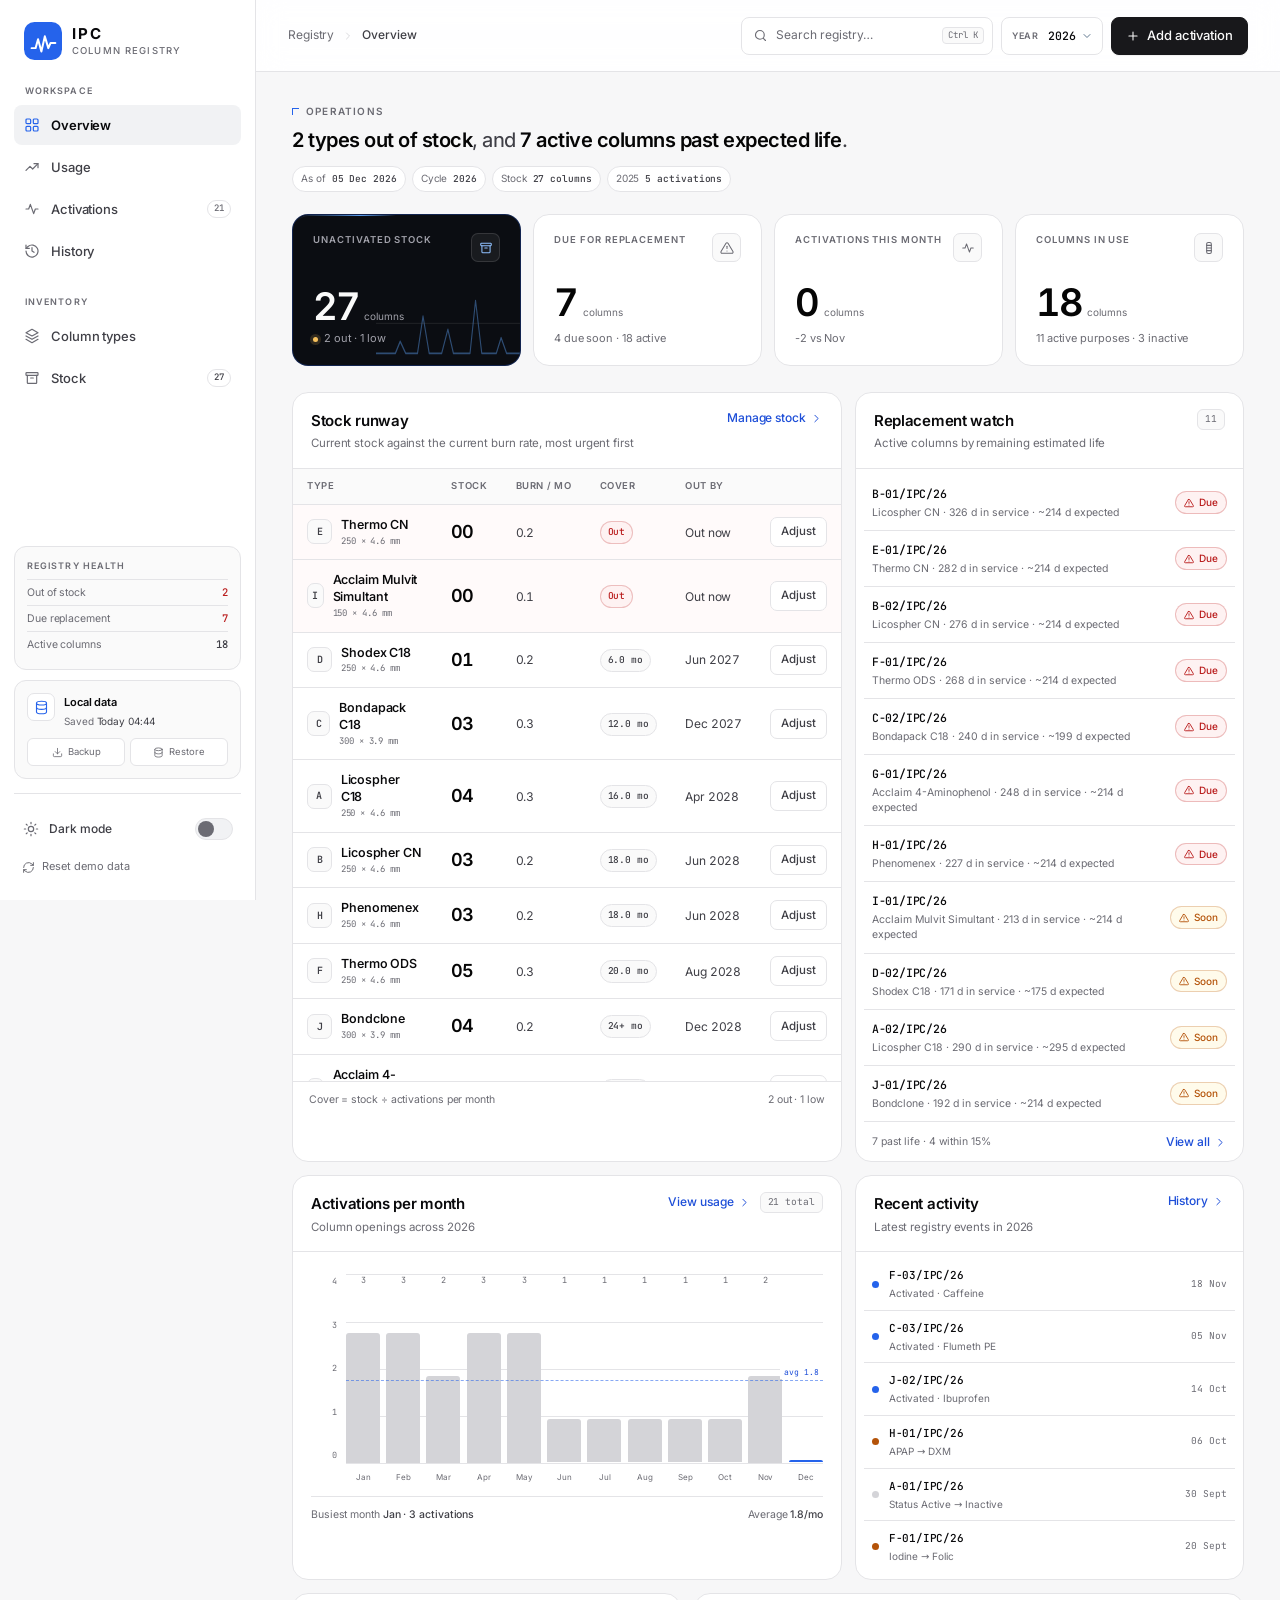
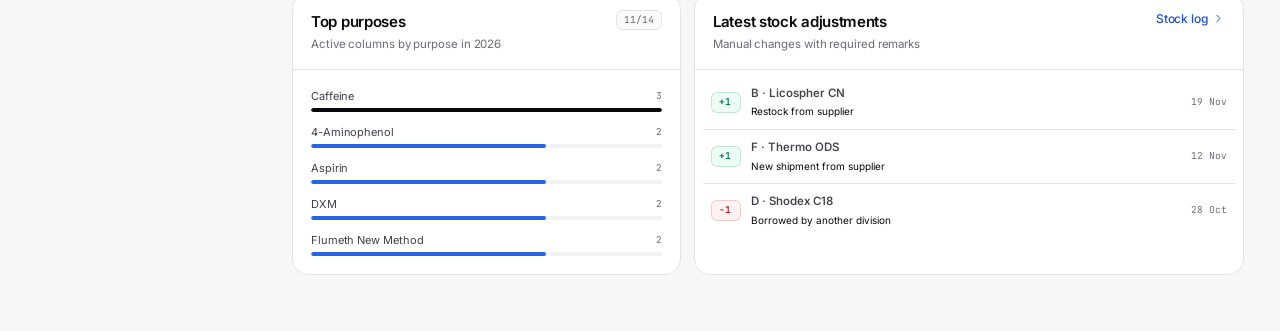
<file: index.html>
<!doctype html>
<html lang="en" data-theme="light">
<head>
  <meta charset="utf-8">
  <meta name="viewport" content="width=device-width, initial-scale=1">
  <title>IPC Column Registry — HPLC Column Management</title>
  <meta name="description" content="HPLC column registry: stock runway, column dimensions, lifecycle estimates, activations, purposes, and change history.">
  <meta name="theme-color" content="#f7f7f8">
  <meta name="color-scheme" content="light dark">
  <meta property="og:title" content="IPC Column Registry — HPLC Column Management">
  <meta property="og:description" content="HPLC column registry: stock runway, column dimensions, lifecycle estimates, activations, purposes, and change history.">
  <meta property="og:type" content="website">
  <link rel="icon" href="favicon.svg" type="image/svg+xml">
  <link rel="preload" href="assets/fonts/inter-latin-400.woff2" as="font" type="font/woff2" crossorigin>
  <link rel="preload" href="assets/fonts/jetbrains-mono-latin-400.woff2" as="font" type="font/woff2" crossorigin>
  <link rel="stylesheet" href="assets/app.css">
  <link rel="stylesheet" href="assets/spectrum.css">
  <link rel="stylesheet" href="assets/operations.css">
</head>
<body>
  <a class="skip-link" href="#main">Skip to content</a>
  <noscript>
    <div class="noscript-banner">Enable JavaScript to use IPC Column Registry.</div>
  </noscript>

  <svg class="icon-sprite" aria-hidden="true" focusable="false">
    <symbol id="i-grid" viewBox="0 0 24 24"><rect x="3" y="3" width="7" height="7" rx="1.5"/><rect x="14" y="3" width="7" height="7" rx="1.5"/><rect x="3" y="14" width="7" height="7" rx="1.5"/><rect x="14" y="14" width="7" height="7" rx="1.5"/></symbol>
    <symbol id="i-layers" viewBox="0 0 24 24"><path d="m12 2 9 5-9 5-9-5 9-5Z"/><path d="m3 12 9 5 9-5"/><path d="m3 17 9 5 9-5"/></symbol>
    <symbol id="i-activity" viewBox="0 0 24 24"><path d="M3 12h4l2.5-7 5 14 2.5-7h4"/></symbol>
    <symbol id="i-history" viewBox="0 0 24 24"><path d="M3 12a9 9 0 1 0 3-6.7L3 8"/><path d="M3 3v5h5"/><path d="M12 7v5l3 2"/></symbol>
    <symbol id="i-archive" viewBox="0 0 24 24"><rect x="3" y="4" width="18" height="4" rx="1"/><path d="M5 8v11a1 1 0 0 0 1 1h12a1 1 0 0 0 1-1V8"/><path d="M10 12h4"/></symbol>
    <symbol id="i-plus" viewBox="0 0 24 24"><path d="M12 5v14M5 12h14"/></symbol>
    <symbol id="i-minus" viewBox="0 0 24 24"><path d="M5 12h14"/></symbol>
    <symbol id="i-search" viewBox="0 0 24 24"><circle cx="11" cy="11" r="7"/><path d="m20 20-3.5-3.5"/></symbol>
    <symbol id="i-sun" viewBox="0 0 24 24"><circle cx="12" cy="12" r="4"/><path d="M12 2v2M12 20v2M4.9 4.9l1.4 1.4M17.7 17.7l1.4 1.4M2 12h2M20 12h2M4.9 19.1l1.4-1.4M17.7 6.3l1.4-1.4"/></symbol>
    <symbol id="i-moon" viewBox="0 0 24 24"><path d="M21 12.8A9 9 0 1 1 11.2 3a7 7 0 0 0 9.8 9.8Z"/></symbol>
    <symbol id="i-chevron-right" viewBox="0 0 24 24"><path d="m9 18 6-6-6-6"/></symbol>
    <symbol id="i-chevron-left" viewBox="0 0 24 24"><path d="m15 18-6-6 6-6"/></symbol>
    <symbol id="i-arrow-left" viewBox="0 0 24 24"><path d="m12 19-7-7 7-7"/><path d="M19 12H5"/></symbol>
    <symbol id="i-close" viewBox="0 0 24 24"><path d="M18 6 6 18M6 6l12 12"/></symbol>
    <symbol id="i-check" viewBox="0 0 24 24"><path d="m20 6-11 11-5-5"/></symbol>
    <symbol id="i-alert" viewBox="0 0 24 24"><path d="M10.3 3.9 1.8 18a2 2 0 0 0 1.7 3h17a2 2 0 0 0 1.7-3L13.7 3.9a2 2 0 0 0-3.4 0Z"/><path d="M12 9v4"/><path d="M12 17h.01"/></symbol>
    <symbol id="i-download" viewBox="0 0 24 24"><path d="M21 15v4a2 2 0 0 1-2 2H5a2 2 0 0 1-2-2v-4"/><path d="m7 10 5 5 5-5"/><path d="M12 15V3"/></symbol>
    <symbol id="i-menu" viewBox="0 0 24 24"><path d="M4 7h16M4 12h16M4 17h16"/></symbol>
    <symbol id="i-column" viewBox="0 0 24 24"><rect x="8" y="2.5" width="8" height="19" rx="2.5"/><path d="M8 7.5h8M8 12h8M8 16.5h8"/></symbol>
    <symbol id="i-flask" viewBox="0 0 24 24"><path d="M9 3h6M10 3v6l-5.5 9.5A2 2 0 0 0 6.2 22h11.6a2 2 0 0 0 1.7-3.5L14 9V3"/><path d="M7.5 15h9"/></symbol>
    <symbol id="i-copy" viewBox="0 0 24 24"><rect x="9" y="9" width="11" height="11" rx="2"/><path d="M5 15H4a2 2 0 0 1-2-2V4a2 2 0 0 1 2-2h9a2 2 0 0 1 2 2v1"/></symbol>
    <symbol id="i-calendar" viewBox="0 0 24 24"><rect x="3" y="5" width="18" height="16" rx="2"/><path d="M16 3v4M8 3v4M3 11h18"/></symbol>
    <symbol id="i-filter" viewBox="0 0 24 24"><path d="M3 5h18M6 12h12M10 19h4"/></symbol>
    <symbol id="i-database" viewBox="0 0 24 24"><ellipse cx="12" cy="5" rx="8" ry="3"/><path d="M4 5v14c0 1.7 3.6 3 8 3s8-1.3 8-3V5"/><path d="M4 12c0 1.7 3.6 3 8 3s8-1.3 8-3"/></symbol>
    <symbol id="i-refresh" viewBox="0 0 24 24"><path d="M3 12a9 9 0 0 1 15-6.7L21 8"/><path d="M21 3v5h-5"/><path d="M21 12a9 9 0 0 1-15 6.7L3 16"/><path d="M3 21v-5h5"/></symbol>
    <symbol id="i-trend" viewBox="0 0 24 24"><path d="m3 17 6-6 4 4 8-8"/><path d="M15 7h6v6"/></symbol>
  </svg>

  <div class="app-shell" id="appShell">
    <button class="sidebar-scrim" type="button" data-action="close-sidebar" tabindex="-1" aria-label="Close menu"></button>

    <aside class="sidebar" id="sidebar" aria-label="Main navigation">
      <a class="brand" href="#/dashboard" aria-label="IPC Column Registry — back to overview">
        <span class="brand-mark" aria-hidden="true">
          <svg viewBox="0 0 40 40" fill="none">
            <rect width="40" height="40" rx="11" fill="currentColor"/>
            <path d="M8 27.5h4.2l2.6-9.4 3.5 13 3.6-16 3.7 12.4 2.4-5.5H33" stroke="white" stroke-width="2.1" stroke-linecap="round" stroke-linejoin="round"/>
          </svg>
        </span>
        <span class="brand-text">
          <strong>IPC</strong>
          <small>Column Registry</small>
        </span>
      </a>

      <div class="sidebar-block">
        <p class="nav-label">Workspace</p>
        <nav class="nav" aria-label="Workspace">
          <a class="nav-link" href="#/dashboard" data-nav="dashboard">
            <svg class="icon" aria-hidden="true"><use href="#i-grid"></use></svg>
            <span>Overview</span>
          </a>
          <a class="nav-link" href="#/usage" data-nav="usage">
            <svg class="icon" aria-hidden="true"><use href="#i-trend"></use></svg>
            <span>Usage</span>
          </a>
          <a class="nav-link" href="#/activations" data-nav="activations">
            <svg class="icon" aria-hidden="true"><use href="#i-activity"></use></svg>
            <span>Activations</span>
            <span class="nav-badge" id="navActivationCount" hidden></span>
          </a>
          <a class="nav-link" href="#/history" data-nav="history">
            <svg class="icon" aria-hidden="true"><use href="#i-history"></use></svg>
            <span>History</span>
          </a>
        </nav>
      </div>

      <div class="sidebar-block">
        <p class="nav-label">Inventory</p>
        <nav class="nav" aria-label="Inventory">
          <a class="nav-link" href="#/types" data-nav="types">
            <svg class="icon" aria-hidden="true"><use href="#i-layers"></use></svg>
            <span>Column types</span>
          </a>
          <a class="nav-link" href="#/stock" data-nav="stock">
            <svg class="icon" aria-hidden="true"><use href="#i-archive"></use></svg>
            <span>Stock</span>
            <span class="nav-badge nav-badge--stock" id="navStockCount">24</span>
          </a>
        </nav>
      </div>

      <div class="sidebar-spacer"></div>

      <div class="sidebar-health" aria-label="Registry health">
        <p class="nav-label">Registry health</p>
        <div class="sidebar-health-row"><span>Out of stock</span><strong id="sideOut">0</strong></div>
        <div class="sidebar-health-row"><span>Due replacement</span><strong id="sideDue">0</strong></div>
        <div class="sidebar-health-row"><span>Active columns</span><strong id="sideActive">0</strong></div>
      </div>

      <div class="sidebar-note">
        <div class="sidebar-note-head">
          <div class="sidebar-note-icon" aria-hidden="true">
            <svg class="icon"><use href="#i-database"></use></svg>
          </div>
          <div>
            <strong>Local data</strong>
            <p>Saved <span data-save-status>not yet</span></p>
          </div>
        </div>
        <div class="sidebar-data-actions">
          <button class="sidebar-data-btn" type="button" data-action="backup-json">
            <svg class="icon" aria-hidden="true"><use href="#i-download"></use></svg>
            Backup
          </button>
          <button class="sidebar-data-btn" type="button" data-action="restore-json">
            <svg class="icon" aria-hidden="true"><use href="#i-database"></use></svg>
            Restore
          </button>
        </div>
      </div>

      <div class="sidebar-tools">
        <button class="theme-toggle" type="button" data-action="toggle-theme" aria-pressed="false">
          <span class="theme-toggle-icon">
            <svg class="icon icon-sun" aria-hidden="true"><use href="#i-sun"></use></svg>
            <svg class="icon icon-moon" aria-hidden="true"><use href="#i-moon"></use></svg>
          </span>
          <span class="theme-toggle-text">Dark mode</span>
          <span class="switch" aria-hidden="true"><span class="switch-thumb"></span></span>
        </button>
        <button class="reset-link" type="button" data-action="reset-demo">
          <svg class="icon" aria-hidden="true"><use href="#i-refresh"></use></svg>
          Reset demo data
        </button>
      </div>
    </aside>

    <div class="workspace">
      <header class="topbar">
        <div class="topbar-left">
          <button class="icon-btn menu-btn" type="button" data-action="open-sidebar" aria-label="Open menu" aria-controls="sidebar" aria-expanded="false">
            <svg class="icon" aria-hidden="true"><use href="#i-menu"></use></svg>
          </button>
          <a class="topbar-brand" href="#/dashboard" aria-label="IPC Column Registry — back to overview">IPC</a>
          <nav class="crumbs" id="crumbs" aria-label="Breadcrumb">
            <a href="#/dashboard">Registry</a>
            <svg class="icon" aria-hidden="true"><use href="#i-chevron-right"></use></svg>
            <span>Overview</span>
          </nav>
        </div>

        <div class="topbar-right">
          <button class="search-trigger" type="button" data-action="open-search" aria-label="Search registry, Ctrl K" aria-keyshortcuts="Control+K">
            <svg class="icon" aria-hidden="true"><use href="#i-search"></use></svg>
            <span class="search-trigger-text">Search registry…</span>
            <kbd aria-hidden="true">Ctrl K</kbd>
          </button>

          <label class="year-picker">
            <span class="year-picker-label">Year</span>
            <select id="yearSelect" aria-label="Select activation year"></select>
          </label>

          <button class="btn btn-primary topbar-add" type="button" data-action="add-column" aria-label="Add activation">
            <svg class="icon" aria-hidden="true"><use href="#i-plus"></use></svg>
            <span>Add activation</span>
          </button>
        </div>
      </header>

      <main id="main" tabindex="-1"></main>
    </div>
  </div>

  <div id="modalRoot"></div>
  <div id="toastRoot" class="toast-root" role="status" aria-live="polite" aria-atomic="true"></div>

  <script src="assets/app.js" defer></script>
</body>
</html>
</file>
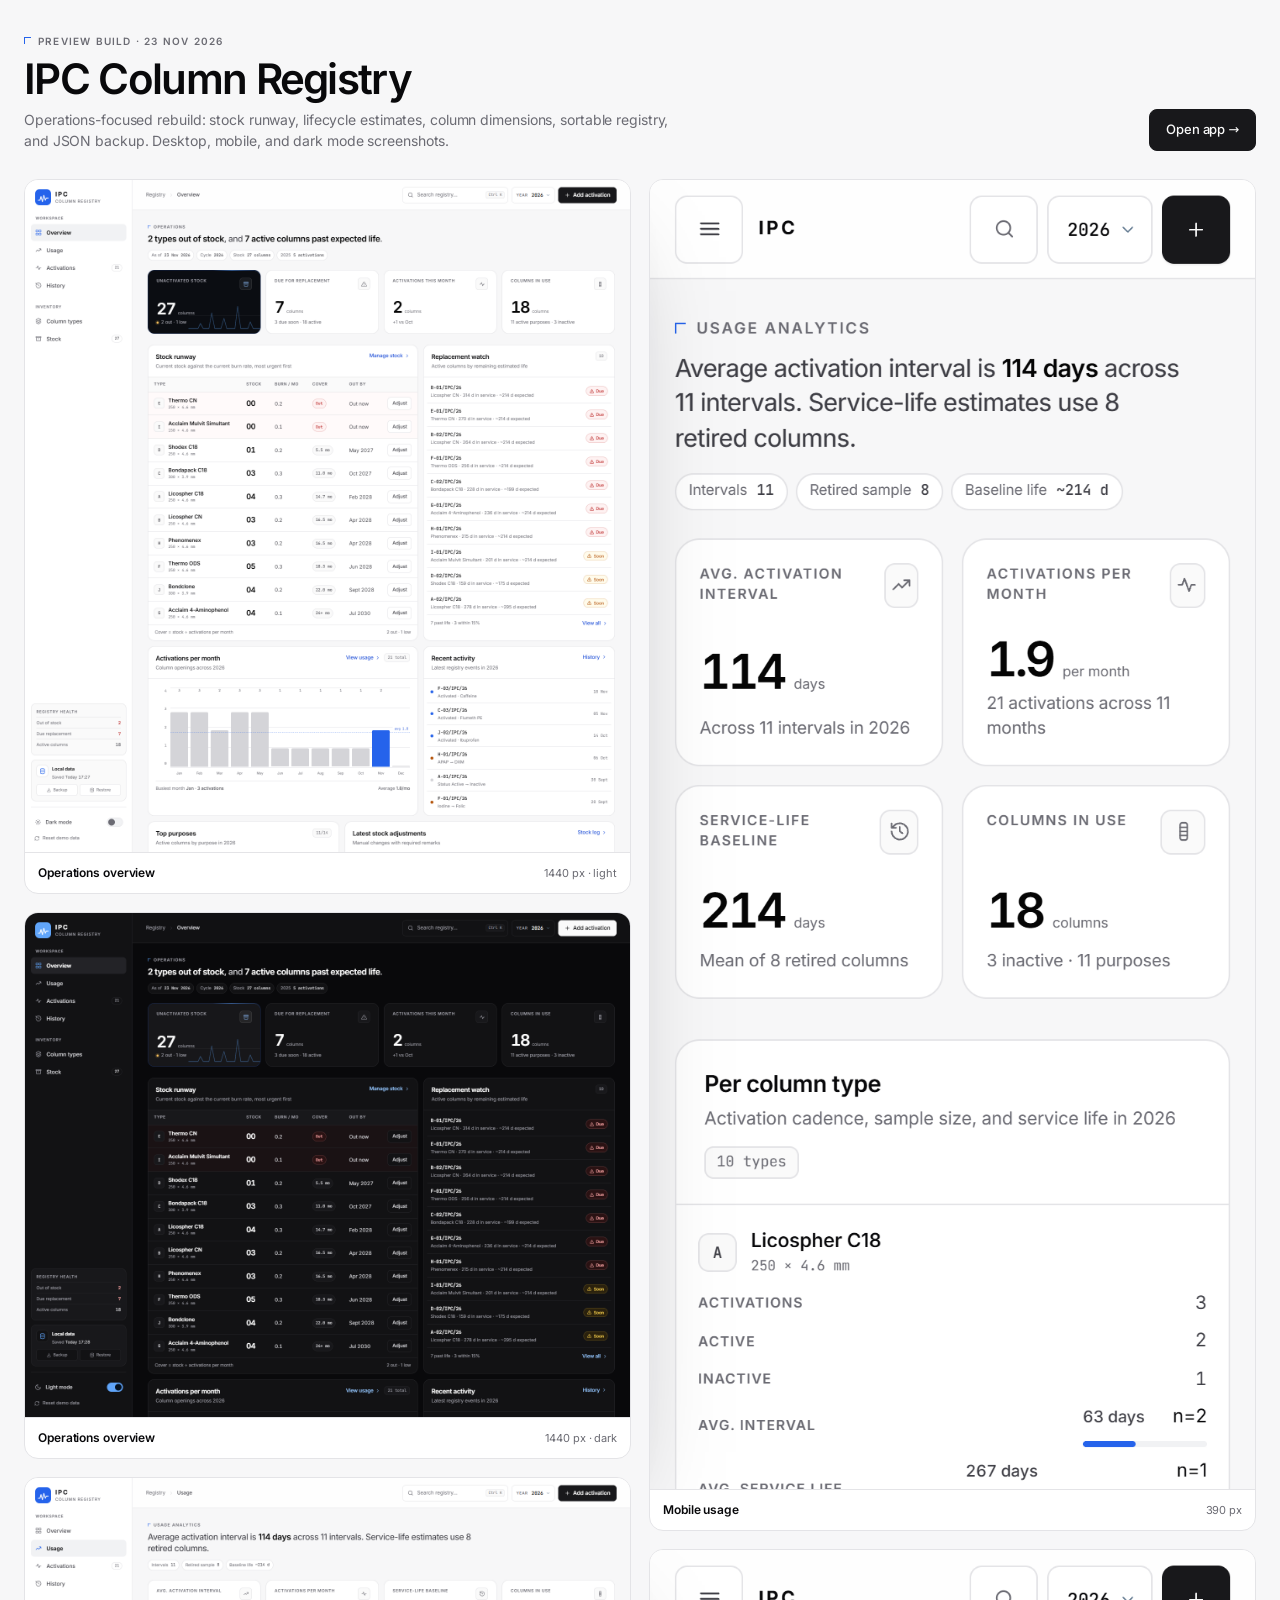
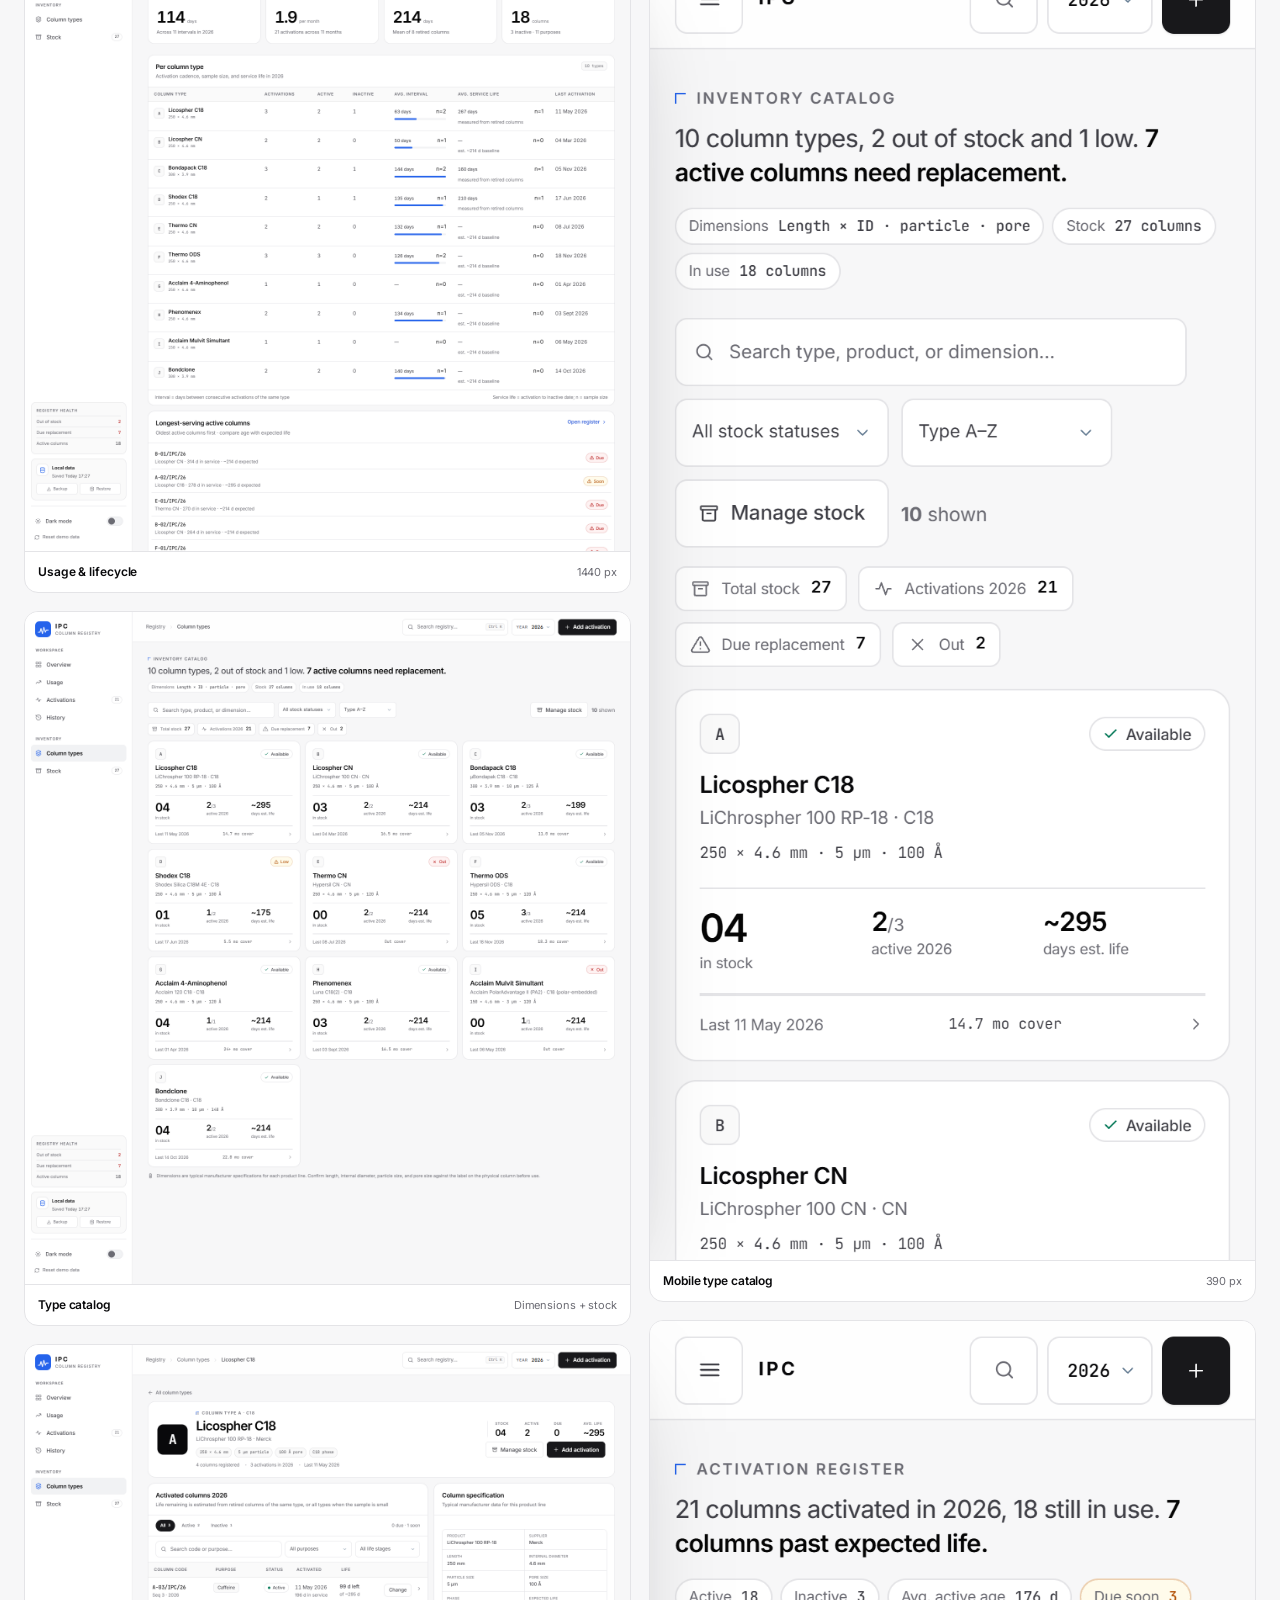
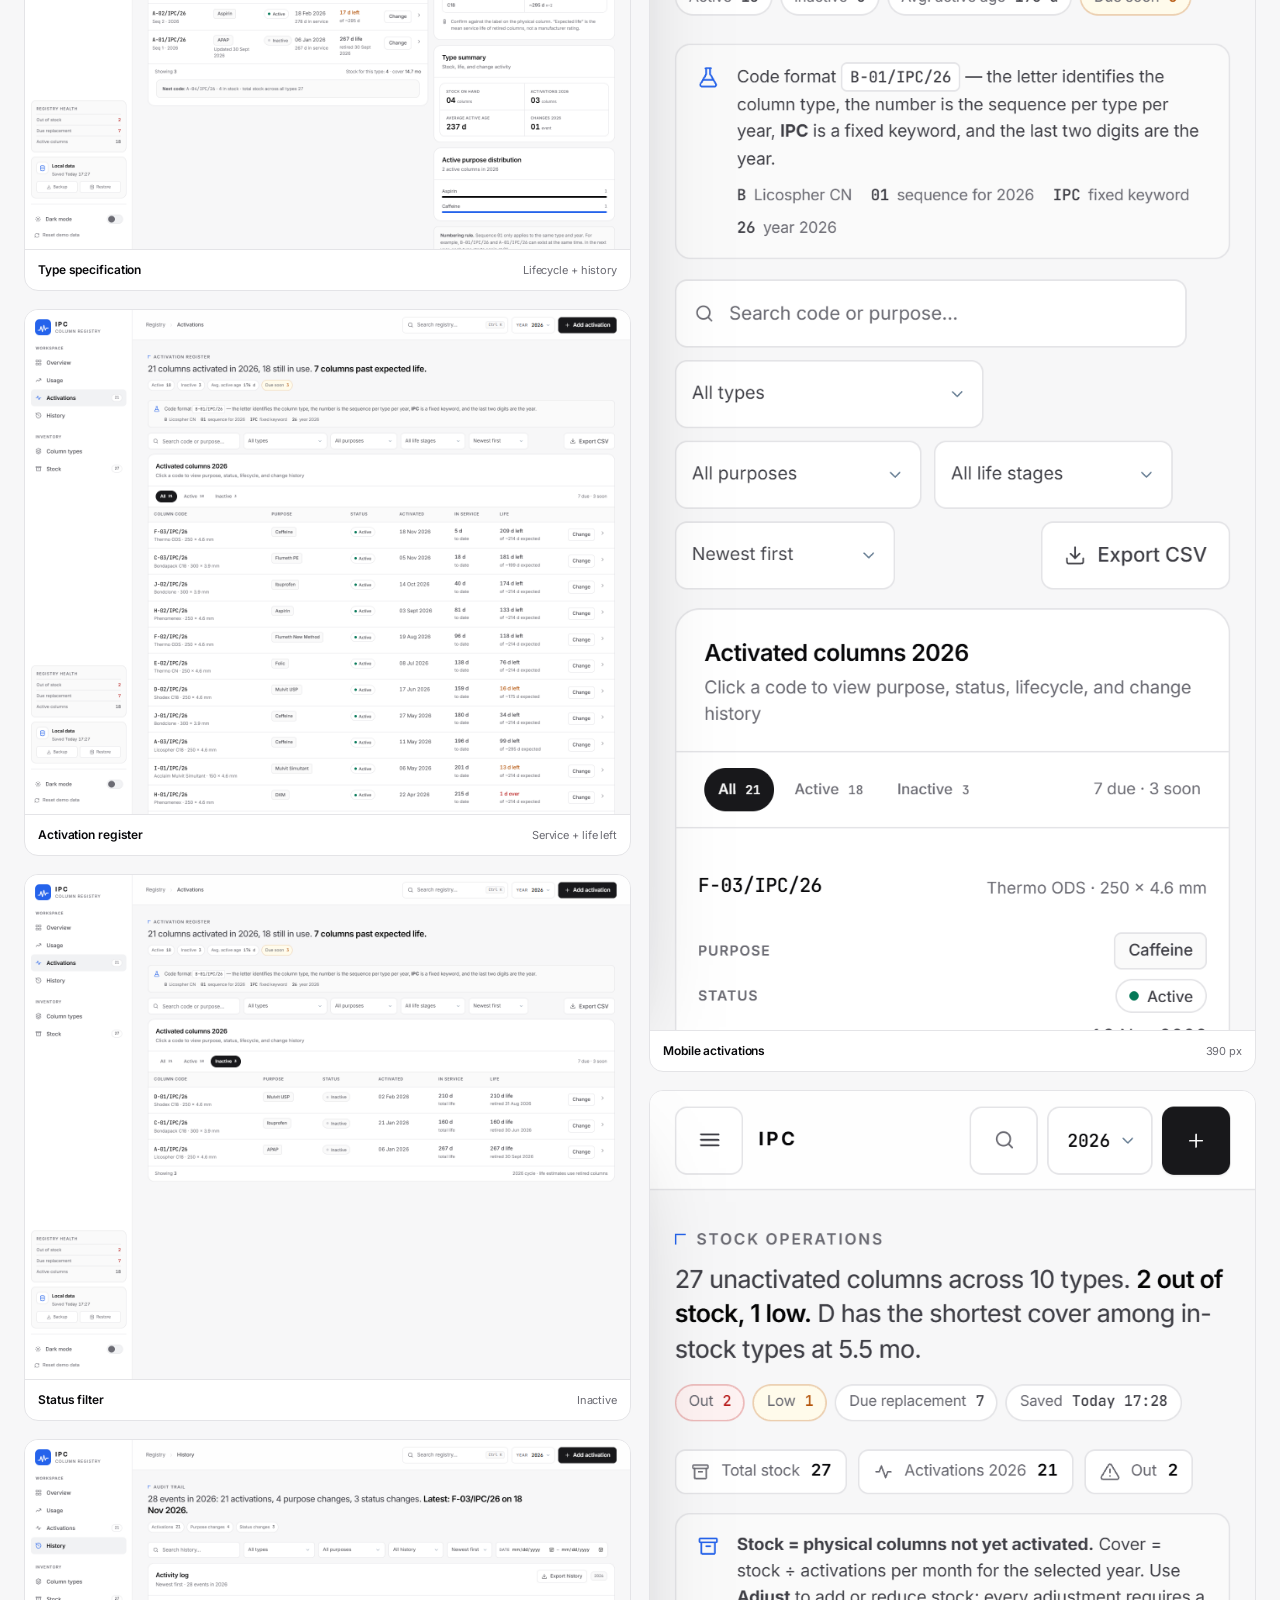
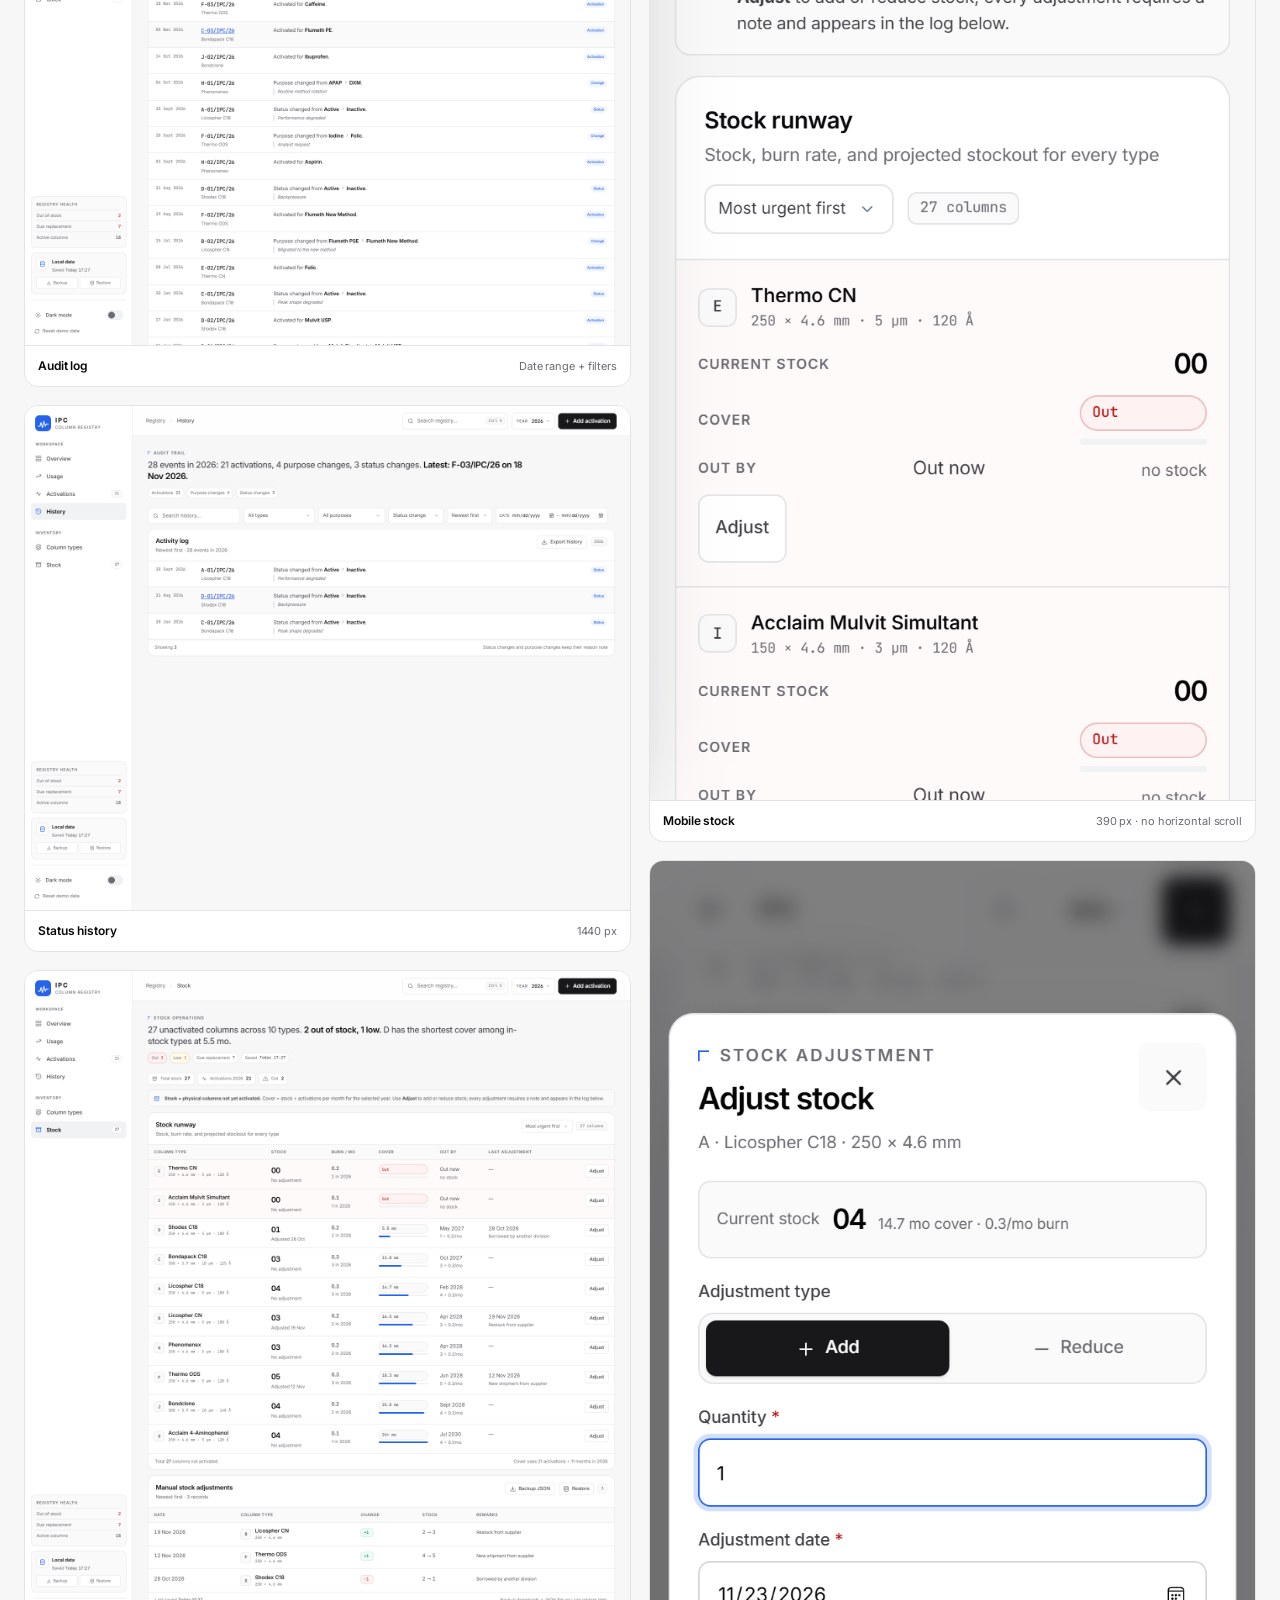
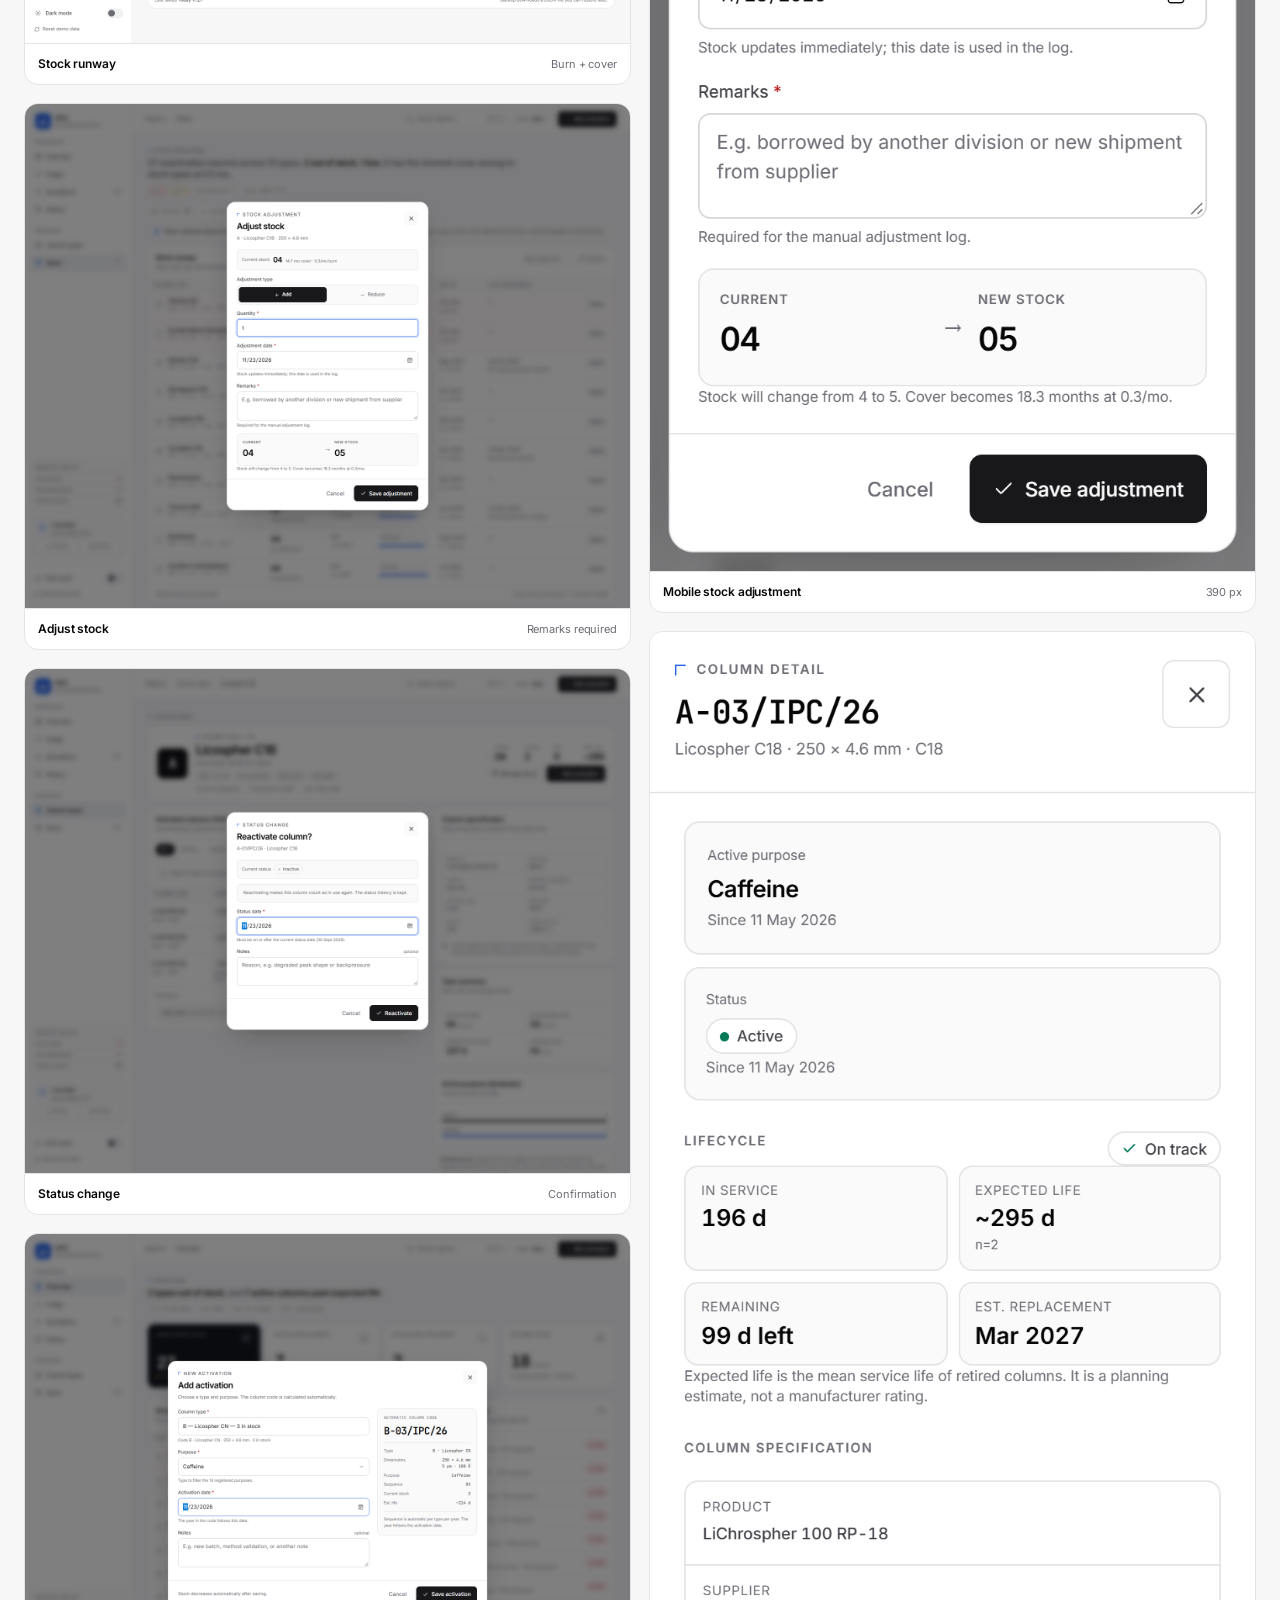
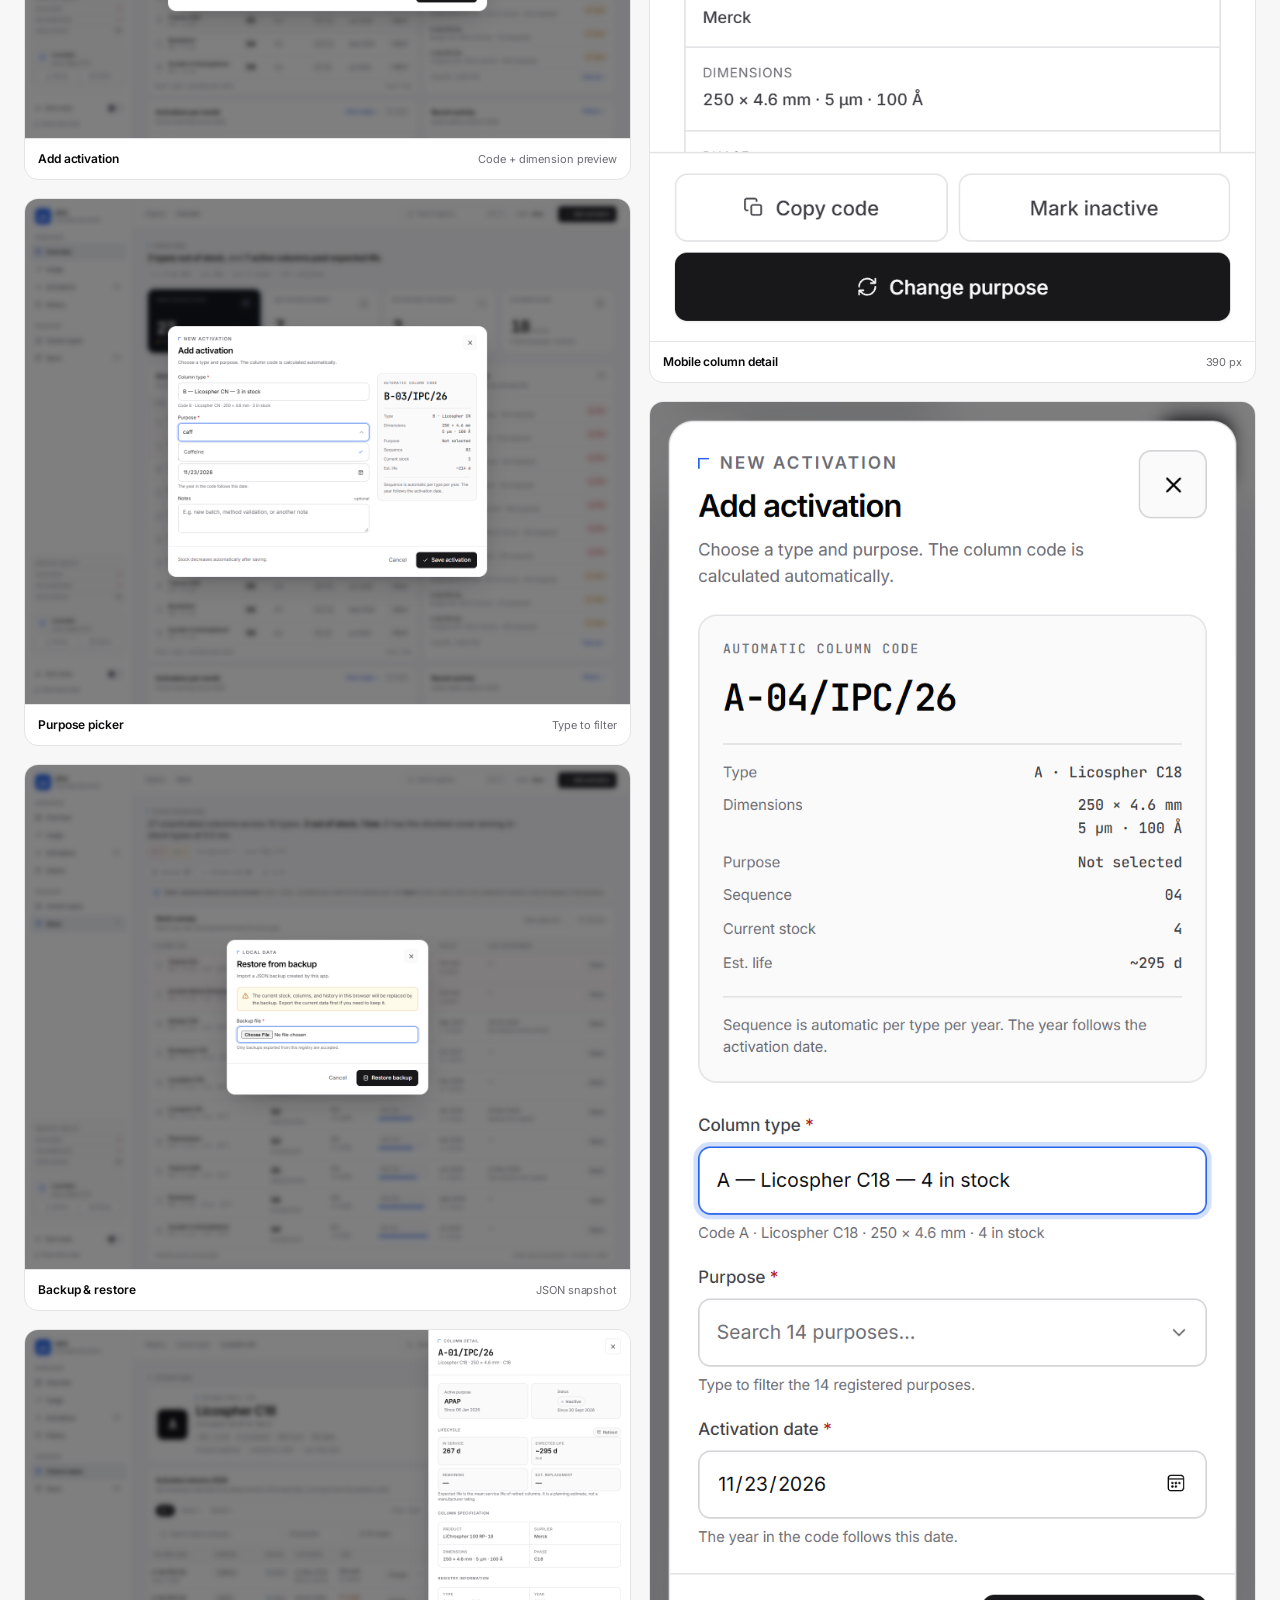
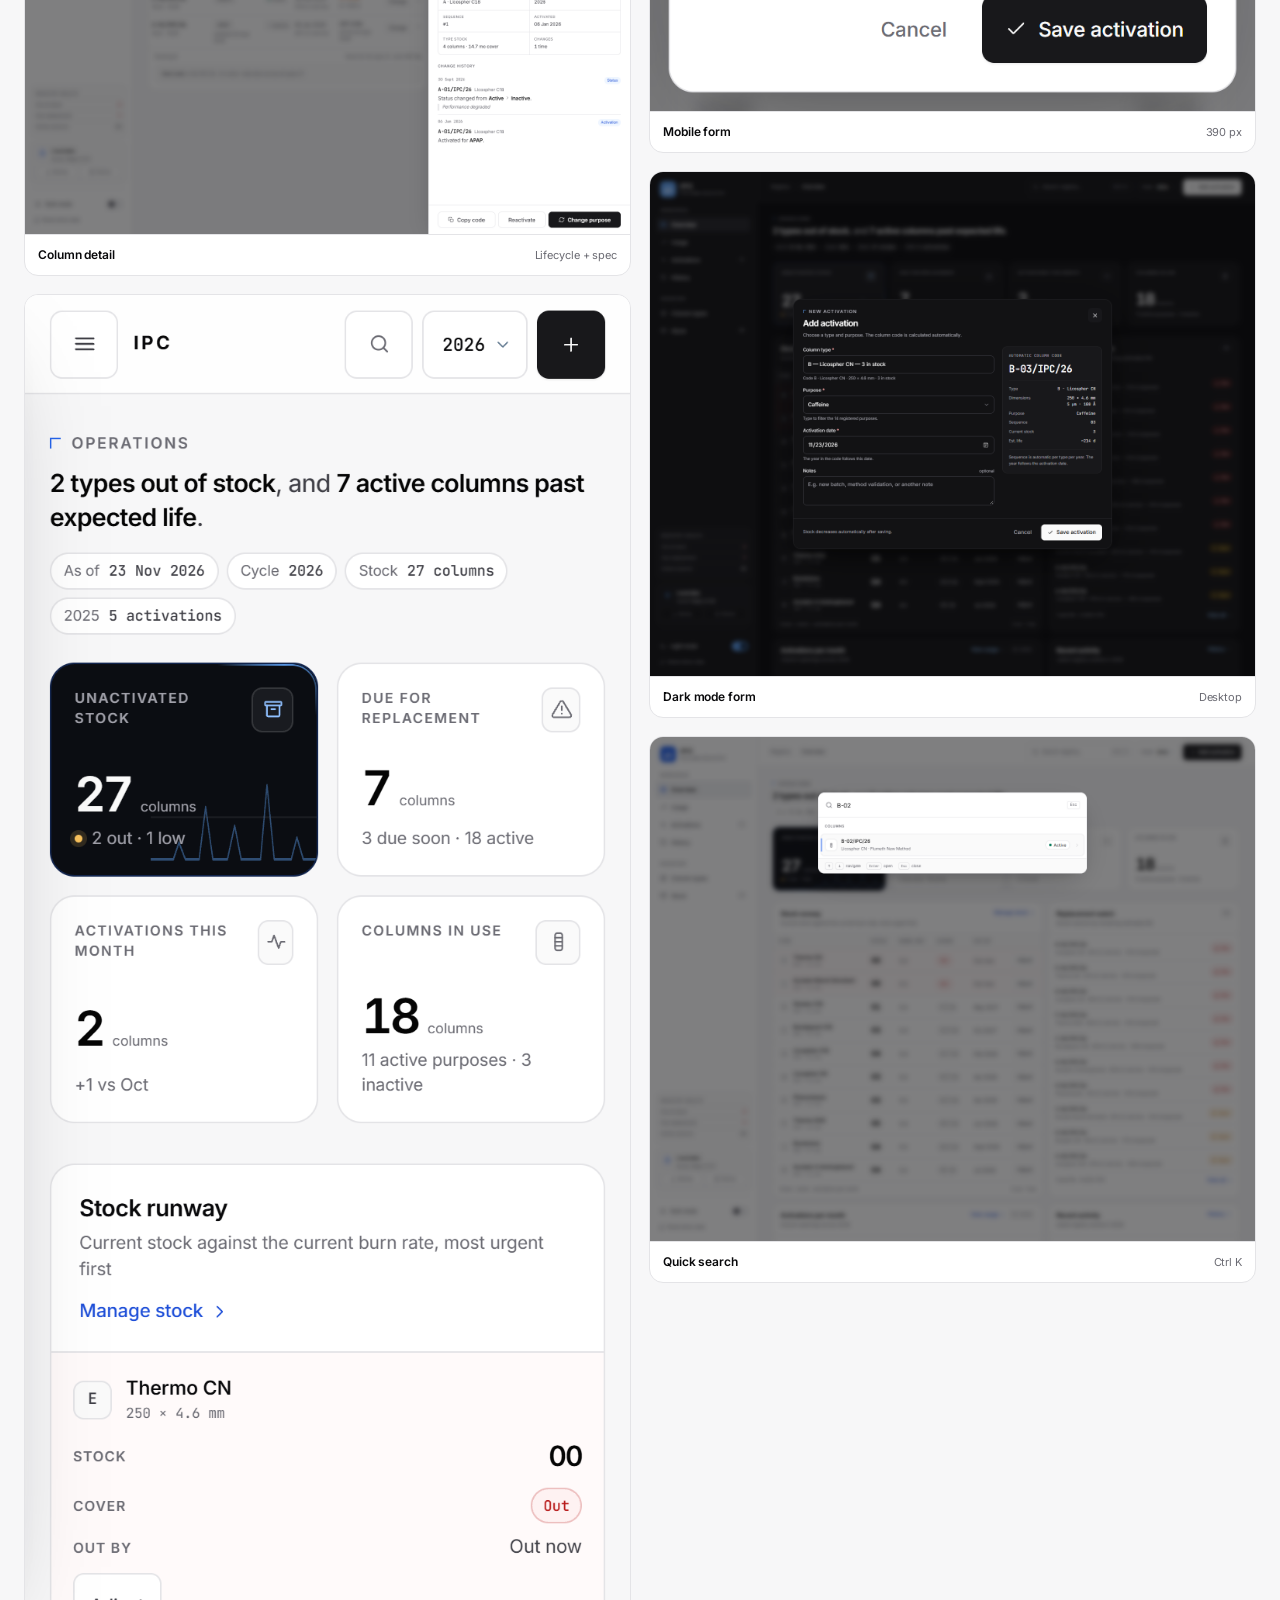
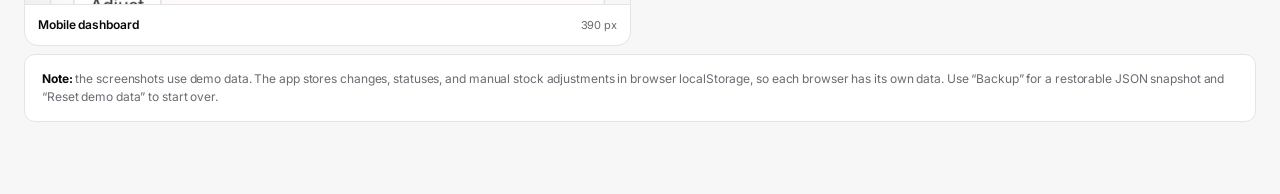
<file: preview/index.html>
<!doctype html>
<html lang="en">
<head>
  <meta charset="utf-8">
  <meta name="viewport" content="width=device-width, initial-scale=1">
  <title>Preview — IPC Column Registry</title>
  <style>
    @font-face {
      font-family: "Inter";
      font-style: normal;
      font-weight: 400 700;
      font-display: swap;
      src: url("../assets/fonts/inter-latin-400.woff2") format("woff2");
    }
    :root {
      color-scheme: light;
      --bg: #f7f7f8;
      --surface: #ffffff;
      --ink: #09090b;
      --muted: #6b6b73;
      --line: #e4e4e7;
      --blue: #2563eb;
      --primary: #18181b;
      --primary-ink: #fafafa;
    }
    * { box-sizing: border-box; }
    body {
      margin: 0;
      padding: 34px 24px 60px;
      background: var(--bg);
      color: var(--ink);
      font-family: "Inter", "Segoe UI", system-ui, sans-serif;
      line-height: 1.5;
      letter-spacing: -.006em;
    }
    .wrap { max-width: 1280px; margin: 0 auto; }
    .head {
      display: flex;
      align-items: flex-end;
      justify-content: space-between;
      gap: 20px;
      margin-bottom: 28px;
    }
    .eyebrow {
      margin: 0 0 8px;
      color: var(--muted);
      font-size: 10px;
      font-weight: 600;
      letter-spacing: .12em;
      text-transform: uppercase;
    }
    .eyebrow::before {
      content: "";
      display: inline-block;
      width: 6px;
      height: 6px;
      margin-right: 7px;
      border-top: 1.5px solid var(--blue);
      border-left: 1.5px solid var(--blue);
      vertical-align: 1px;
    }
    h1 {
      margin: 0 0 8px;
      font-size: clamp(28px, 4vw, 42px);
      font-weight: 600;
      letter-spacing: -.04em;
      line-height: 1.05;
    }
    .sub { max-width: 660px; margin: 0; color: var(--muted); font-size: 14px; }
    .open {
      display: inline-flex;
      align-items: center;
      gap: 8px;
      min-height: 42px;
      padding: 0 16px;
      border: 1px solid var(--primary);
      border-radius: 8px;
      background: var(--primary);
      color: var(--primary-ink);
      font-size: 13px;
      font-weight: 500;
      text-decoration: none;
      white-space: nowrap;
    }
    .open:hover { background: #000; }
    .gallery { columns: 2; column-gap: 18px; }
    figure {
      break-inside: avoid;
      margin: 0 0 18px;
      overflow: hidden;
      border: 1px solid var(--line);
      border-radius: 14px;
      background: var(--surface);
      box-shadow: none;
    }
    figure a { display: block; }
    img {
      display: block;
      width: 100%;
      height: auto;
      border-bottom: 1px solid var(--line);
      background: var(--bg);
    }
    figcaption {
      display: flex;
      align-items: baseline;
      justify-content: space-between;
      gap: 12px;
      padding: 11px 13px;
      color: var(--muted);
      font-size: 11px;
    }
    figcaption strong { color: var(--ink); font-size: 12px; font-weight: 600; }
    .note {
      margin-top: 8px;
      padding: 15px 17px;
      border: 1px solid var(--line);
      border-radius: 11px;
      background: var(--surface);
      color: var(--muted);
      font-size: 12px;
    }
    .note strong { color: var(--ink); }
    @media (max-width: 760px) {
      body { padding: 22px 14px 40px; }
      .head { display: block; }
      .open { margin-top: 16px; }
      .gallery { columns: 1; }
    }
  </style>
</head>
<body>
  <div class="wrap">
    <div class="head">
      <div>
        <p class="eyebrow">Preview build · 23 Nov 2026</p>
        <h1>IPC Column Registry</h1>
        <p class="sub">Operations-focused rebuild: stock runway, lifecycle estimates, column dimensions, sortable registry, and JSON backup. Desktop, mobile, and dark mode screenshots.</p>
      </div>
      <a class="open" href="../index.html">Open app →</a>
    </div>

    <div class="gallery">
      <figure><a href="final-dashboard.png"><img src="final-dashboard.png" alt="Operational dashboard with stock runway and replacement watch" loading="lazy"></a><figcaption><strong>Operations overview</strong><span>1440 px · light</span></figcaption></figure>
      <figure><a href="final-dark.png"><img src="final-dark.png" alt="Operational dashboard in dark mode" loading="lazy"></a><figcaption><strong>Operations overview</strong><span>1440 px · dark</span></figcaption></figure>
      <figure><a href="final-usage.png"><img src="final-usage.png" alt="Column usage and lifecycle analytics" loading="lazy"></a><figcaption><strong>Usage &amp; lifecycle</strong><span>1440 px</span></figcaption></figure>
      <figure><a href="final-types.png"><img src="final-types.png" alt="Column type catalog with dimensions" loading="lazy"></a><figcaption><strong>Type catalog</strong><span>Dimensions + stock</span></figcaption></figure>
      <figure><a href="final-detail.png"><img src="final-detail.png" alt="Licospher C18 type detail with specification" loading="lazy"></a><figcaption><strong>Type specification</strong><span>Lifecycle + history</span></figcaption></figure>
      <figure><a href="final-activations.png"><img src="final-activations.png" alt="Activation register with days in service" loading="lazy"></a><figcaption><strong>Activation register</strong><span>Service + life left</span></figcaption></figure>
      <figure><a href="final-status-filter.png"><img src="final-status-filter.png" alt="Inactive column status filter" loading="lazy"></a><figcaption><strong>Status filter</strong><span>Inactive</span></figcaption></figure>
      <figure><a href="final-history.png"><img src="final-history.png" alt="Column history with date range" loading="lazy"></a><figcaption><strong>Audit log</strong><span>Date range + filters</span></figcaption></figure>
      <figure><a href="final-history-status.png"><img src="final-history-status.png" alt="Status change history" loading="lazy"></a><figcaption><strong>Status history</strong><span>1440 px</span></figcaption></figure>
      <figure><a href="final-stock.png"><img src="final-stock.png" alt="Stock runway with burn rate and cover" loading="lazy"></a><figcaption><strong>Stock runway</strong><span>Burn + cover</span></figcaption></figure>
      <figure><a href="final-stock-modal.png"><img src="final-stock-modal.png" alt="Adjust stock modal with cover preview" loading="lazy"></a><figcaption><strong>Adjust stock</strong><span>Remarks required</span></figcaption></figure>
      <figure><a href="final-status-modal.png"><img src="final-status-modal.png" alt="Column status change modal" loading="lazy"></a><figcaption><strong>Status change</strong><span>Confirmation</span></figcaption></figure>
      <figure><a href="modal-add.png"><img src="modal-add.png" alt="Add activation modal with dimension preview" loading="lazy"></a><figcaption><strong>Add activation</strong><span>Code + dimension preview</span></figcaption></figure>
      <figure><a href="modal-add-search.png"><img src="modal-add-search.png" alt="Searchable purpose picker" loading="lazy"></a><figcaption><strong>Purpose picker</strong><span>Type to filter</span></figcaption></figure>
      <figure><a href="backup-restore.png"><img src="backup-restore.png" alt="Restore from JSON backup modal" loading="lazy"></a><figcaption><strong>Backup &amp; restore</strong><span>JSON snapshot</span></figcaption></figure>
      <figure><a href="final-drawer.png"><img src="final-drawer.png" alt="Column detail drawer with lifecycle and specification" loading="lazy"></a><figcaption><strong>Column detail</strong><span>Lifecycle + spec</span></figcaption></figure>
      <figure><a href="final-mobile.png"><img src="final-mobile.png" alt="Mobile operations dashboard" loading="lazy"></a><figcaption><strong>Mobile dashboard</strong><span>390 px</span></figcaption></figure>
      <figure><a href="final-usage-mobile.png"><img src="final-usage-mobile.png" alt="Mobile usage analytics" loading="lazy"></a><figcaption><strong>Mobile usage</strong><span>390 px</span></figcaption></figure>
      <figure><a href="mobile-types.png"><img src="mobile-types.png" alt="Mobile column type catalog" loading="lazy"></a><figcaption><strong>Mobile type catalog</strong><span>390 px</span></figcaption></figure>
      <figure><a href="mobile-activations.png"><img src="mobile-activations.png" alt="Mobile activation register" loading="lazy"></a><figcaption><strong>Mobile activations</strong><span>390 px</span></figcaption></figure>
      <figure><a href="mobile-stock.png"><img src="mobile-stock.png" alt="Mobile stock runway" loading="lazy"></a><figcaption><strong>Mobile stock</strong><span>390 px · no horizontal scroll</span></figcaption></figure>
      <figure><a href="stock-modal-mobile.png"><img src="stock-modal-mobile.png" alt="Mobile adjust stock modal" loading="lazy"></a><figcaption><strong>Mobile stock adjustment</strong><span>390 px</span></figcaption></figure>
      <figure><a href="mobile-drawer.png"><img src="mobile-drawer.png" alt="Mobile column detail" loading="lazy"></a><figcaption><strong>Mobile column detail</strong><span>390 px</span></figcaption></figure>
      <figure><a href="mobile-modal.png"><img src="mobile-modal.png" alt="Mobile add activation form" loading="lazy"></a><figcaption><strong>Mobile form</strong><span>390 px</span></figcaption></figure>
      <figure><a href="modal-add-dark.png"><img src="modal-add-dark.png" alt="Dark mode add activation form" loading="lazy"></a><figcaption><strong>Dark mode form</strong><span>Desktop</span></figcaption></figure>
      <figure><a href="search.png"><img src="search.png" alt="Column search" loading="lazy"></a><figcaption><strong>Quick search</strong><span>Ctrl K</span></figcaption></figure>
    </div>

    <p class="note"><strong>Note:</strong> the screenshots use demo data. The app stores changes, statuses, and manual stock adjustments in browser localStorage, so each browser has its own data. Use “Backup” for a restorable JSON snapshot and “Reset demo data” to start over.</p>
  </div>
</body>
</html>
</file>
<file: assets/app.css>
/* =========================================================
   IPC Column Registry
   Spectrum-inspired neutral / cobalt interface
   ========================================================= */

@font-face {
  font-family: "Inter";
  font-style: normal;
  font-weight: 400 700;
  font-display: swap;
  src: url("fonts/inter-latin-400.woff2") format("woff2");
}

@font-face {
  font-family: "JetBrains Mono";
  font-style: normal;
  font-weight: 400 600;
  font-display: swap;
  src: url("fonts/jetbrains-mono-latin-400.woff2") format("woff2");
}

:root {
  color-scheme: light;

  --font-sans: "Inter", "Segoe UI", system-ui, -apple-system, sans-serif;
  --font-mono: "JetBrains Mono", "SFMono-Regular", Consolas, monospace;

  --bg: #f7f7f8;
  --bg-dot: transparent;
  --surface: #ffffff;
  --surface-soft: #fafafa;
  --surface-tint: #f1f2f4;
  --ink: #09090b;
  --ink-strong: #050505;
  --ink-secondary: #3f3f46;
  --muted: #6b6b73;
  --line: #e4e4e7;
  --line-strong: #d4d4d8;

  --blue: #2563eb;
  --blue-hover: #1d4ed8;
  --blue-ink: #1d4ed8;
  --blue-soft: #eff6ff;
  --blue-soft-2: #dbeafe;
  --cyan: #0891b2;
  --on-blue: #ffffff;

  --green: #047857;
  --green-soft: #ecfdf5;
  --amber: #b45309;
  --amber-soft: #fffbeb;
  --red: #b91c1c;
  --red-soft: #fef2f2;

  --feature-bg: #0b0d12;
  --feature-ink: #fafafa;
  --feature-muted: #a1a1aa;

  --chart-bar: #d4d4d8;
  --chart-bar-current: #2563eb;
  --chart-grid: rgba(63, 63, 70, 0.1);

  --focus-ring: rgba(37, 99, 235, 0.2);
  --shadow-sm: 0 1px 2px rgba(9, 9, 11, 0.04);
  --shadow-md: 0 1px 2px rgba(9, 9, 11, 0.04), 0 12px 32px -24px rgba(9, 9, 11, 0.24);
  --shadow-lg: 0 24px 70px -28px rgba(9, 9, 11, 0.35), 0 8px 24px -18px rgba(9, 9, 11, 0.18);

  --toast-bg: #18181b;
  --toast-ink: #fafafa;
  --toast-muted: #a1a1aa;

  --primary: #18181b;
  --primary-hover: #000000;
  --primary-ink: #fafafa;

  --sidebar-w: 256px;
  --topbar-h: 72px;
  --radius-sm: 8px;
  --radius: 10px;
  --radius-md: 16px;
  --radius-lg: 20px;
  --ease: cubic-bezier(0.22, 0.61, 0.36, 1);
}

html[data-theme="dark"] {
  color-scheme: dark;

  --bg: #09090b;
  --bg-dot: transparent;
  --surface: #121214;
  --surface-soft: #18181b;
  --surface-tint: #232327;
  --ink: #fafafa;
  --ink-strong: #ffffff;
  --ink-secondary: #d4d4d8;
  --muted: #a1a1aa;
  --line: #27272a;
  --line-strong: #3f3f46;

  --blue: #60a5fa;
  --blue-hover: #93c5fd;
  --blue-ink: #93c5fd;
  --blue-soft: #0f1d33;
  --blue-soft-2: #1e3a5f;
  --cyan: #67e8f9;
  --on-blue: #04101f;

  --green: #6ee7b7;
  --green-soft: #0c2a22;
  --amber: #fcd34d;
  --amber-soft: #2a210d;
  --red: #fca5a5;
  --red-soft: #2a1213;

  --feature-bg: #17171a;
  --feature-ink: #fafafa;
  --feature-muted: #a1a1aa;

  --chart-bar: #3f3f46;
  --chart-bar-current: #60a5fa;
  --chart-grid: rgba(161, 161, 170, 0.12);

  --focus-ring: rgba(96, 165, 250, 0.24);
  --shadow-sm: 0 1px 2px rgba(0, 0, 0, 0.24);
  --shadow-md: 0 1px 2px rgba(0, 0, 0, 0.24), 0 18px 44px -30px rgba(0, 0, 0, 0.85);
  --shadow-lg: 0 30px 90px -30px rgba(0, 0, 0, 0.9), 0 8px 24px -16px rgba(0, 0, 0, 0.55);

  --toast-bg: #18181b;
  --toast-ink: #fafafa;
  --toast-muted: #a1a1aa;

  --primary: #fafafa;
  --primary-hover: #ffffff;
  --primary-ink: #09090b;
}

*,
*::before,
*::after {
  box-sizing: border-box;
}

html {
  scroll-behavior: smooth;
  -webkit-text-size-adjust: 100%;
}

body {
  margin: 0;
  min-width: 320px;
  min-height: 100vh;
  background: var(--bg);
  color: var(--ink);
  font-family: var(--font-sans);
  font-size: 16px;
  line-height: 1.55;
  -webkit-font-smoothing: antialiased;
  text-rendering: optimizeLegibility;
}

body::before {
  content: "";
  position: fixed;
  inset: 0;
  z-index: 0;
  pointer-events: none;
  background-image: radial-gradient(var(--bg-dot) 0.8px, transparent 0.8px);
  background-size: 24px 24px;
  mask-image: linear-gradient(to bottom, black, transparent 82%);
}

body::after {
  content: "";
  position: fixed;
  inset: 0 0 auto auto;
  width: min(62vw, 900px);
  height: 520px;
  z-index: 0;
  pointer-events: none;
  background: radial-gradient(closest-side, rgba(11, 99, 229, 0.09), transparent 72%);
}

html[data-theme="dark"] body::after {
  background: radial-gradient(closest-side, rgba(99, 167, 255, 0.12), transparent 72%);
}

::selection {
  background: var(--blue);
  color: var(--on-blue);
}

h1, h2, h3, h4, p {
  margin-top: 0;
}

a {
  color: var(--blue-ink);
}

button,
input,
select,
textarea {
  font: inherit;
}

button {
  color: inherit;
}

input[type="search"]::-webkit-search-cancel-button,
input[type="search"]::-webkit-search-decoration {
  -webkit-appearance: none;
  appearance: none;
}

input[type="number"]::-webkit-outer-spin-button,
input[type="number"]::-webkit-inner-spin-button {
  margin: 0;
  appearance: none;
}

input[type="number"] {
  appearance: textfield;
  -moz-appearance: textfield;
}

svg {
  display: block;
}

[hidden] {
  display: none !important;
}

:focus-visible {
  outline: 2px solid var(--blue);
  outline-offset: 2px;
}

.skip-link {
  position: fixed;
  top: 10px;
  left: 10px;
  z-index: 300;
  padding: 9px 14px;
  border-radius: 8px;
  background: var(--ink);
  color: var(--bg);
  font-size: 13px;
  font-weight: 500;
  text-decoration: none;
  transform: translateY(-160%);
  transition: transform 0.16s var(--ease);
}

.skip-link:focus {
  transform: translateY(0);
}

.noscript-banner {
  position: fixed;
  inset: 0 0 auto;
  z-index: 400;
  padding: 12px 16px;
  border-bottom: 1px solid color-mix(in srgb, var(--red) 28%, transparent);
  background: var(--red-soft);
  color: var(--red);
  font-size: 13px;
  font-weight: 500;
  text-align: center;
}

.icon-sprite {
  position: absolute;
  width: 0;
  height: 0;
  overflow: hidden;
}

.icon {
  width: 18px;
  height: 18px;
  fill: none;
  stroke: currentColor;
  stroke-width: 1.8;
  stroke-linecap: round;
  stroke-linejoin: round;
  flex: 0 0 auto;
}

.sr-only {
  position: absolute;
  width: 1px;
  height: 1px;
  padding: 0;
  margin: -1px;
  overflow: hidden;
  clip: rect(0, 0, 0, 0);
  white-space: nowrap;
  border: 0;
}

.mono {
  font-family: var(--font-mono);
}

/* =========================================================
   Shell
   ========================================================= */

.app-shell {
  position: relative;
  z-index: 1;
  display: grid;
  grid-template-columns: var(--sidebar-w) minmax(0, 1fr);
  min-height: 100vh;
}

.workspace {
  display: flex;
  flex-direction: column;
  min-width: 0;
  min-height: 100vh;
}

#main {
  flex: 1;
  width: 100%;
  max-width: 1520px;
  margin: 0 auto;
  padding: 34px 36px 48px;
}

#main:focus {
  outline: none;
}

/* =========================================================
   Sidebar
   ========================================================= */

.sidebar {
  position: sticky;
  top: 0;
  z-index: 50;
  display: flex;
  flex-direction: column;
  height: 100vh;
  padding: 22px 16px 18px;
  background: var(--surface);
  border-right: 1px solid var(--line);
  overflow-y: auto;
  scrollbar-width: thin;
}

.brand {
  display: flex;
  align-items: center;
  gap: 11px;
  padding: 2px 8px 26px;
  color: var(--ink);
  text-decoration: none;
}

.brand-mark {
  display: grid;
  place-items: center;
  width: 40px;
  height: 40px;
  color: var(--blue);
  filter: drop-shadow(0 8px 14px rgba(11, 99, 229, 0.22));
  transition: transform 0.2s var(--ease);
}

.brand:hover .brand-mark {
  transform: rotate(-3deg) scale(1.03);
}

.brand-mark svg {
  width: 40px;
  height: 40px;
}

.brand-text {
  display: flex;
  flex-direction: column;
  line-height: 1.1;
}

.brand-text strong {
  font-size: 16px;
  font-weight: 700;
  letter-spacing: 0.16em;
}

.brand-text small {
  margin-top: 4px;
  color: var(--muted);
  font-size: 10px;
  font-weight: 500;
  letter-spacing: 0.11em;
  text-transform: uppercase;
}

.sidebar-block {
  margin-bottom: 24px;
}

.nav-label {
  margin: 0 0 8px 12px;
  color: var(--muted);
  font-size: 9.5px;
  font-weight: 600;
  letter-spacing: 0.14em;
  text-transform: uppercase;
}

.nav {
  display: flex;
  flex-direction: column;
  gap: 2px;
}

.nav-link {
  position: relative;
  display: flex;
  align-items: center;
  gap: 11px;
  min-height: 42px;
  padding: 0 12px;
  border-radius: 9px;
  color: var(--ink-secondary);
  font-size: 13.5px;
  font-weight: 500;
  text-decoration: none;
  transition: background 0.15s var(--ease), color 0.15s var(--ease);
}

.nav-link .icon {
  width: 17px;
  height: 17px;
  color: var(--muted);
  transition: color 0.15s var(--ease);
}

.nav-link:hover {
  background: var(--surface-soft);
  color: var(--ink);
}

.nav-link:hover .icon {
  color: var(--ink-secondary);
}

.nav-link.active {
  background: var(--blue-soft);
  color: var(--blue-ink);
  font-weight: 600;
}

.nav-link.active .icon {
  color: var(--blue);
}

.nav-link.active::before {
  content: "";
  position: absolute;
  top: 9px;
  bottom: 9px;
  left: -16px;
  width: 3px;
  border-radius: 0 3px 3px 0;
  background: var(--blue);
}

.nav-badge {
  margin-left: auto;
  padding: 1px 7px;
  border-radius: 999px;
  background: var(--surface-tint);
  color: var(--muted);
  font-family: var(--font-mono);
  font-size: 10px;
  font-weight: 500;
}

.nav-badge--stock {
  background: var(--blue-soft);
  color: var(--blue-ink);
}

.sidebar-spacer {
  flex: 1;
  min-height: 20px;
}

.sidebar-note {
  display: flex;
  gap: 10px;
  padding: 13px;
  margin-bottom: 14px;
  border: 1px dashed var(--line-strong);
  border-radius: 11px;
  background: var(--surface-soft);
}

.sidebar-note-icon {
  display: grid;
  place-items: center;
  width: 30px;
  height: 30px;
  flex: 0 0 auto;
  border-radius: 8px;
  background: var(--blue-soft);
  color: var(--blue);
}

.sidebar-note-icon .icon {
  width: 15px;
  height: 15px;
}

.sidebar-note strong {
  display: block;
  margin-top: 1px;
  font-size: 11.5px;
  font-weight: 600;
}

.sidebar-note p {
  margin: 2px 0 0;
  color: var(--muted);
  font-size: 10.5px;
  line-height: 1.45;
}

.sidebar-tools {
  padding-top: 14px;
  border-top: 1px solid var(--line);
}

.theme-toggle {
  display: flex;
  align-items: center;
  gap: 9px;
  width: 100%;
  min-height: 42px;
  padding: 0 8px;
  border: 0;
  border-radius: 8px;
  background: transparent;
  color: var(--ink-secondary);
  font-size: 12px;
  font-weight: 500;
  text-align: left;
  cursor: pointer;
  transition: background 0.15s var(--ease), color 0.15s var(--ease);
}

.theme-toggle:hover {
  background: var(--surface-soft);
  color: var(--ink);
}

.theme-toggle-icon {
  position: relative;
  display: grid;
  place-items: center;
  width: 18px;
  height: 18px;
  color: var(--muted);
}

.theme-toggle-icon .icon {
  position: absolute;
  width: 16px;
  height: 16px;
  transition: opacity 0.18s var(--ease), transform 0.2s var(--ease);
}

.icon-moon {
  opacity: 0;
  transform: rotate(-30deg) scale(0.7);
}

html[data-theme="dark"] .icon-sun {
  opacity: 0;
  transform: rotate(30deg) scale(0.7);
}

html[data-theme="dark"] .icon-moon {
  opacity: 1;
  transform: rotate(0) scale(1);
}

.theme-toggle-text {
  flex: 1;
}

.switch {
  position: relative;
  width: 34px;
  height: 19px;
  flex: 0 0 auto;
  border-radius: 999px;
  background: var(--surface-tint);
  border: 1px solid var(--line);
  transition: background 0.18s var(--ease), border-color 0.18s var(--ease);
}

.switch-thumb {
  position: absolute;
  top: 2px;
  left: 2px;
  width: 13px;
  height: 13px;
  border-radius: 50%;
  background: var(--muted);
  transition: transform 0.2s var(--ease), background 0.18s var(--ease);
}

html[data-theme="dark"] .switch {
  background: var(--blue);
  border-color: var(--blue);
}

html[data-theme="dark"] .switch-thumb {
  background: var(--on-blue);
  transform: translateX(15px);
}

.reset-link {
  display: flex;
  align-items: center;
  gap: 7px;
  width: 100%;
  min-height: 34px;
  padding: 0 8px;
  border: 0;
  border-radius: 7px;
  background: transparent;
  color: var(--muted);
  font-size: 11px;
  text-align: left;
  cursor: pointer;
  transition: color 0.15s var(--ease), background 0.15s var(--ease);
}

.reset-link .icon {
  width: 13px;
  height: 13px;
}

.reset-link:hover {
  background: var(--surface-soft);
  color: var(--ink-secondary);
}

.sidebar-scrim {
  display: none;
}

/* =========================================================
   Topbar
   ========================================================= */

.topbar {
  position: sticky;
  top: 0;
  z-index: 40;
  display: flex;
  align-items: center;
  justify-content: space-between;
  gap: 18px;
  height: var(--topbar-h);
  padding: 0 36px;
  border-bottom: 1px solid var(--line);
  background: color-mix(in srgb, var(--bg) 82%, transparent);
  backdrop-filter: blur(16px) saturate(1.25);
  -webkit-backdrop-filter: blur(16px) saturate(1.25);
}

.topbar-left,
.topbar-right {
  display: flex;
  align-items: center;
  gap: 10px;
  min-width: 0;
}

.topbar-right {
  gap: 8px;
}

.menu-btn {
  display: none;
}

.topbar-brand {
  display: none;
  color: var(--ink);
  font-family: var(--font-sans);
  font-size: 13px;
  font-weight: 700;
  letter-spacing: 0.16em;
  text-decoration: none;
}

.crumbs {
  display: flex;
  align-items: center;
  gap: 7px;
  min-width: 0;
  color: var(--muted);
  font-size: 12px;
  white-space: nowrap;
  overflow: hidden;
  text-overflow: ellipsis;
}

.crumbs a {
  color: var(--muted);
  text-decoration: none;
  transition: color 0.15s var(--ease);
}

.crumbs a:hover {
  color: var(--ink);
}

.crumbs .icon {
  width: 12px;
  height: 12px;
  color: var(--line-strong);
}

.crumbs span {
  overflow: hidden;
  text-overflow: ellipsis;
  color: var(--ink-secondary);
  font-weight: 500;
}

.search-trigger {
  display: flex;
  align-items: center;
  gap: 8px;
  width: 252px;
  height: 40px;
  padding: 0 9px 0 11px;
  border: 1px solid var(--line);
  border-radius: 9px;
  background: var(--surface);
  color: var(--muted);
  font-size: 12px;
  text-align: left;
  cursor: pointer;
  transition: border-color 0.15s var(--ease), background 0.15s var(--ease), color 0.15s var(--ease);
}

.search-trigger:hover {
  border-color: var(--line-strong);
  color: var(--ink-secondary);
}

.search-trigger .icon {
  width: 15px;
  height: 15px;
}

.search-trigger-text {
  flex: 1;
  overflow: hidden;
  text-overflow: ellipsis;
  white-space: nowrap;
}

kbd {
  display: inline-flex;
  align-items: center;
  justify-content: center;
  min-width: 20px;
  padding: 1px 5px;
  border: 1px solid var(--line);
  border-bottom-color: var(--line-strong);
  border-radius: 4px;
  background: var(--surface-soft);
  color: var(--muted);
  font-family: var(--font-mono);
  font-size: 9px;
  line-height: 1.5;
}

.year-picker {
  display: flex;
  align-items: center;
  gap: 4px;
  height: 40px;
  padding: 0 3px 0 10px;
  border: 1px solid var(--line);
  border-radius: 9px;
  background: var(--surface);
}

.year-picker-label {
  color: var(--muted);
  font-size: 9.5px;
  font-weight: 600;
  letter-spacing: 0.08em;
  text-transform: uppercase;
}

.year-picker select {
  height: 34px;
  padding: 0 23px 0 5px;
  border: 0;
  border-radius: 6px;
  background-color: transparent;
  color: var(--ink);
  font-family: var(--font-mono);
  font-size: 12px;
  font-weight: 500;
  cursor: pointer;
  appearance: none;
  background-image: url("data:image/svg+xml,%3Csvg xmlns='http://www.w3.org/2000/svg' width='12' height='12' viewBox='0 0 24 24' fill='none' stroke='%2360788f' stroke-width='2' stroke-linecap='round' stroke-linejoin='round'%3E%3Cpath d='m6 9 6 6 6-6'/%3E%3C/svg%3E");
  background-repeat: no-repeat;
  background-position: right 6px center;
}

.year-picker select:focus-visible {
  outline-offset: 0;
}

/* =========================================================
   Buttons
   ========================================================= */

.btn {
  display: inline-flex;
  align-items: center;
  justify-content: center;
  gap: 7px;
  height: 40px;
  padding: 0 15px;
  border: 1px solid transparent;
  border-radius: 9px;
  font-family: var(--font-sans);
  font-size: 12.5px;
  font-weight: 500;
  line-height: 1;
  text-decoration: none;
  white-space: nowrap;
  cursor: pointer;
  user-select: none;
  transition: background 0.16s var(--ease), border-color 0.16s var(--ease), color 0.16s var(--ease), transform 0.16s var(--ease), box-shadow 0.16s var(--ease);
}

.btn .icon {
  width: 15px;
  height: 15px;
}

.btn:active {
  transform: translateY(1px);
}

.btn-primary {
  background: var(--blue);
  border-color: var(--blue);
  color: var(--on-blue);
  box-shadow: 0 1px 1px rgba(5, 25, 52, 0.08), 0 9px 22px -16px var(--blue);
}

.btn-primary:hover {
  background: var(--blue-hover);
  border-color: var(--blue-hover);
  box-shadow: 0 1px 1px rgba(5, 25, 52, 0.1), 0 12px 28px -16px var(--blue);
}

.btn-secondary {
  background: var(--surface);
  border-color: var(--line);
  color: var(--ink-secondary);
}

.btn-secondary:hover {
  border-color: var(--line-strong);
  background: var(--surface-soft);
  color: var(--ink);
}

.btn-ghost {
  background: transparent;
  color: var(--muted);
}

.btn-ghost:hover {
  background: var(--surface-soft);
  color: var(--ink);
}

.btn-danger {
  background: var(--red-soft);
  border-color: transparent;
  color: var(--red);
}

.btn-danger:hover {
  border-color: var(--red);
}

.btn-sm {
  height: 32px;
  padding: 0 10px;
  border-radius: 7px;
  font-size: 11.5px;
}

.btn-sm .icon {
  width: 13px;
  height: 13px;
}

.icon-btn {
  display: inline-grid;
  place-items: center;
  width: 40px;
  height: 40px;
  flex: 0 0 auto;
  padding: 0;
  border: 1px solid var(--line);
  border-radius: 9px;
  background: var(--surface);
  color: var(--ink-secondary);
  cursor: pointer;
  transition: background 0.15s var(--ease), border-color 0.15s var(--ease), color 0.15s var(--ease);
}

.icon-btn .icon {
  width: 17px;
  height: 17px;
}

.icon-btn:hover {
  border-color: var(--line-strong);
  background: var(--surface-soft);
  color: var(--ink);
}

.text-link {
  display: inline-flex;
  align-items: center;
  gap: 4px;
  color: var(--blue-ink);
  font-size: 12px;
  font-weight: 500;
  text-decoration: none;
  transition: gap 0.15s var(--ease), color 0.15s var(--ease);
}

.text-link .icon {
  width: 13px;
  height: 13px;
}

.text-link:hover {
  gap: 7px;
  color: var(--blue);
}

.link-button {
  padding: 0;
  border: 0;
  background: none;
  color: inherit;
  font: inherit;
  text-align: left;
  cursor: pointer;
}

.btn:disabled,
.icon-btn:disabled,
.stock-control button:disabled {
  cursor: not-allowed;
}

/* =========================================================
   Page header
   ========================================================= */

.page {
  animation: page-in 0.32s var(--ease) both;
}

.page-head {
  display: flex;
  align-items: flex-end;
  justify-content: space-between;
  gap: 24px;
  margin-bottom: 26px;
}

.eyebrow {
  display: flex;
  align-items: center;
  gap: 8px;
  margin: 0;
  color: var(--blue-ink);
  font-family: var(--font-mono);
  font-size: 9.5px;
  font-weight: 500;
  letter-spacing: 0.13em;
  text-transform: uppercase;
}

.eyebrow::before {
  content: "";
  width: 17px;
  height: 1px;
  background: var(--blue);
}

.page-head h1 {
  margin: 9px 0 7px;
  color: var(--ink-strong);
  font-size: clamp(28px, 2.6vw, 37px);
  font-weight: 600;
  letter-spacing: -0.035em;
  line-height: 1.08;
}

.page-sub {
  max-width: 650px;
  margin: 0;
  color: var(--muted);
  font-size: 13.5px;
  line-height: 1.55;
}

.page-sub strong {
  color: var(--ink-secondary);
  font-weight: 500;
}

.page-actions {
  display: flex;
  align-items: center;
  gap: 8px;
  flex: 0 0 auto;
  padding-bottom: 2px;
}

/* =========================================================
   KPI cards
   ========================================================= */

.kpi-grid {
  display: grid;
  grid-template-columns: repeat(4, minmax(0, 1fr));
  gap: 12px;
  margin-bottom: 28px;
}

.kpi {
  position: relative;
  display: flex;
  flex-direction: column;
  justify-content: space-between;
  min-height: 134px;
  padding: 17px 19px;
  overflow: hidden;
  border: 1px solid var(--line);
  border-radius: var(--radius-md);
  background: var(--surface);
  box-shadow: var(--shadow-sm);
  color: inherit;
  text-decoration: none;
}

.kpi--link {
  transition: border-color 0.16s var(--ease), transform 0.16s var(--ease), box-shadow 0.16s var(--ease);
}

.kpi--link:hover {
  border-color: var(--line-strong);
  transform: translateY(-2px);
  box-shadow: var(--shadow-md);
}

.kpi--feature {
  border-color: transparent;
  background: var(--feature-bg);
  color: var(--feature-ink);
}

.kpi--feature:hover {
  border-color: rgba(99, 167, 255, 0.5);
}

.kpi-top {
  position: relative;
  z-index: 1;
  display: flex;
  align-items: flex-start;
  justify-content: space-between;
  gap: 10px;
}

.kpi-label {
  max-width: 150px;
  color: var(--muted);
  font-size: 9.5px;
  font-weight: 600;
  letter-spacing: 0.09em;
  line-height: 1.45;
  text-transform: uppercase;
}

.kpi--feature .kpi-label {
  color: var(--feature-muted);
}

.kpi-icon {
  display: grid;
  place-items: center;
  width: 27px;
  height: 27px;
  border-radius: 7px;
  background: var(--surface-soft);
  color: var(--muted);
}

.kpi-icon .icon {
  width: 14px;
  height: 14px;
}

.kpi--feature .kpi-icon {
  background: rgba(255, 255, 255, 0.09);
  color: #8fc0ff;
}

.kpi-value {
  position: relative;
  z-index: 1;
  display: flex;
  align-items: baseline;
  gap: 6px;
  margin: 15px 0 5px;
  color: var(--ink-strong);
  font-family: var(--font-mono);
  font-size: 33px;
  font-weight: 600;
  letter-spacing: -0.05em;
  line-height: 1;
}

.kpi--feature .kpi-value {
  color: var(--feature-ink);
}

.kpi-unit {
  color: var(--muted);
  font-family: var(--font-sans);
  font-size: 11px;
  font-weight: 400;
  letter-spacing: 0;
}

.kpi--feature .kpi-unit {
  color: var(--feature-muted);
}

.kpi-note {
  position: relative;
  z-index: 1;
  display: flex;
  align-items: center;
  gap: 6px;
  margin: 0;
  color: var(--muted);
  font-size: 11px;
  line-height: 1.4;
}

.kpi--feature .kpi-note {
  color: var(--feature-muted);
}

.kpi-dot {
  width: 5px;
  height: 5px;
  flex: 0 0 auto;
  border-radius: 50%;
  background: var(--amber);
  box-shadow: 0 0 0 3px var(--amber-soft);
}

.kpi--feature .kpi-dot {
  background: #f8c15c;
  box-shadow: 0 0 0 3px rgba(248, 193, 92, 0.16);
}

.kpi-trace {
  position: absolute;
  right: -8px;
  bottom: -4px;
  z-index: 0;
  width: 67%;
  height: 64%;
  opacity: 0.55;
  pointer-events: none;
}

.kpi-trace path {
  fill: none;
  stroke: #3d8bff;
  stroke-width: 1.6;
  stroke-linecap: round;
  stroke-linejoin: round;
}

.kpi-trace path:nth-child(2) {
  stroke: rgba(255, 255, 255, 0.18);
  stroke-width: 1;
}

/* =========================================================
   Sections and stock cards
   ========================================================= */

.section {
  margin-top: 28px;
}

.section-head {
  display: flex;
  align-items: flex-end;
  justify-content: space-between;
  gap: 16px;
  margin-bottom: 11px;
}

.section-head h2 {
  margin: 4px 0 0;
  color: var(--ink-strong);
  font-size: 16.5px;
  font-weight: 600;
  letter-spacing: -0.02em;
}

.section-note {
  margin: 3px 0 0;
  color: var(--muted);
  font-size: 11.5px;
}

.stock-grid {
  display: grid;
  grid-template-columns: repeat(5, minmax(0, 1fr));
  gap: 10px;
}

.type-card {
  position: relative;
  display: flex;
  flex-direction: column;
  min-height: 171px;
  padding: 13px;
  border: 1px solid var(--line);
  border-radius: 13px;
  background: var(--surface);
  box-shadow: var(--shadow-sm);
  color: inherit;
  text-decoration: none;
  transition: border-color 0.16s var(--ease), transform 0.16s var(--ease), box-shadow 0.16s var(--ease);
}

.type-card:hover {
  border-color: var(--blue);
  transform: translateY(-2px);
  box-shadow: var(--shadow-md);
}

.type-card-top {
  display: flex;
  align-items: center;
  justify-content: space-between;
  gap: 8px;
}

.type-code {
  display: inline-grid;
  place-items: center;
  width: 27px;
  height: 27px;
  border: 1px solid var(--blue-soft-2);
  border-radius: 7px;
  background: var(--blue-soft);
  color: var(--blue-ink);
  font-family: var(--font-mono);
  font-size: 11px;
  font-weight: 600;
}

.type-card--large .type-code {
  width: 30px;
  height: 30px;
  font-size: 12px;
}

.status {
  display: inline-flex;
  align-items: center;
  gap: 5px;
  color: var(--muted);
  font-size: 9.5px;
  font-weight: 500;
  white-space: nowrap;
}

.status::before {
  content: "";
  width: 5px;
  height: 5px;
  border-radius: 50%;
  background: currentColor;
}

.status--ok {
  color: var(--green);
}

.status--low {
  color: var(--amber);
}

.status--out {
  color: var(--red);
}

.status--active {
  color: var(--green);
}

.status--inactive {
  color: var(--red);
}

.type-name {
  min-height: 35px;
  margin: 11px 0 12px;
  color: var(--ink);
  font-size: 13px;
  font-weight: 500;
  letter-spacing: -0.01em;
  line-height: 1.35;
}

.type-card--large .type-name {
  min-height: 0;
  margin: 14px 0 6px;
  font-size: 16px;
  letter-spacing: -0.02em;
}

.type-sub {
  margin: 0 0 14px;
  color: var(--muted);
  font-size: 11.5px;
}

.type-stock-row {
  display: flex;
  align-items: flex-end;
  justify-content: space-between;
  gap: 8px;
  margin-top: auto;
}

.type-card--large .type-stock-row {
  margin-top: 0;
}

.type-stock {
  color: var(--ink-strong);
  font-family: var(--font-mono);
  font-size: 25px;
  font-weight: 600;
  letter-spacing: -0.06em;
  line-height: 0.95;
}

.type-card--large .type-stock {
  font-size: 30px;
}

.type-stock-label {
  display: block;
  margin-top: 5px;
  color: var(--muted);
  font-family: var(--font-sans);
  font-size: 9.5px;
  font-weight: 400;
  letter-spacing: 0;
}

.type-activations {
  padding-bottom: 1px;
  color: var(--muted);
  font-size: 9.5px;
  text-align: right;
  line-height: 1.35;
}

.type-activations strong {
  display: block;
  color: var(--ink-secondary);
  font-family: var(--font-mono);
  font-size: 11px;
  font-weight: 500;
}

.stock-ticks {
  display: flex;
  gap: 3px;
  margin-top: 10px;
}

.stock-ticks span {
  height: 3px;
  flex: 1;
  border-radius: 2px;
  background: var(--surface-tint);
}

.stock-ticks span.on {
  background: var(--blue);
}

.stock-ticks.is-low span.on {
  background: var(--amber);
}

.stock-ticks.is-out span.on {
  background: var(--red);
}

.type-card-foot {
  display: flex;
  align-items: center;
  justify-content: space-between;
  gap: 10px;
  margin-top: auto;
  padding-top: 13px;
  border-top: 1px solid var(--line);
  color: var(--muted);
  font-size: 10px;
}

.type-card-foot .icon {
  width: 13px;
  height: 13px;
  transition: transform 0.16s var(--ease);
}

.type-card:hover .type-card-foot .icon {
  transform: translateX(2px);
  color: var(--blue);
}

.type-grid {
  display: grid;
  grid-template-columns: repeat(3, minmax(0, 1fr));
  gap: 12px;
}

/* =========================================================
   Panels
   ========================================================= */

.panel {
  overflow: hidden;
  border: 1px solid var(--line);
  border-radius: var(--radius-md);
  background: var(--surface);
  box-shadow: var(--shadow-sm);
}

.panel-head {
  display: flex;
  align-items: flex-start;
  justify-content: space-between;
  gap: 14px;
  padding: 16px 19px;
  border-bottom: 1px solid var(--line);
}

.panel-title {
  margin: 0;
  color: var(--ink);
  font-size: 14px;
  font-weight: 600;
  letter-spacing: -0.015em;
}

.panel-sub {
  margin: 3px 0 0;
  color: var(--muted);
  font-size: 11px;
}

.panel-body {
  padding: 18px 19px;
}

.panel-body--flush {
  padding: 0;
}

.panel-badge {
  padding: 3px 8px;
  border-radius: 5px;
  background: var(--surface-soft);
  color: var(--muted);
  font-family: var(--font-mono);
  font-size: 10px;
  white-space: nowrap;
}

.panel-head-actions {
  display: flex;
  align-items: center;
  gap: 10px;
  flex-wrap: wrap;
  justify-content: flex-end;
}

.dashboard-lower {
  display: grid;
  grid-template-columns: minmax(0, 1.6fr) minmax(0, 1fr);
  gap: 13px;
  margin-top: 13px;
}

.dashboard-lower--balanced {
  grid-template-columns: minmax(0, 1.35fr) minmax(0, 1fr);
}

/* =========================================================
   Chart
   ========================================================= */

.chart {
  position: relative;
  height: 182px;
  padding-top: 13px;
}

.chart-lines {
  position: absolute;
  inset: 13px 0 26px;
  display: flex;
  flex-direction: column;
  justify-content: space-between;
  pointer-events: none;
}

.chart-lines span {
  border-top: 1px dashed var(--chart-grid);
}

.chart-bars {
  position: relative;
  z-index: 1;
  display: grid;
  grid-template-columns: repeat(12, minmax(0, 1fr));
  align-items: end;
  gap: 5px;
  height: 100%;
}

.chart-col {
  display: flex;
  flex-direction: column;
  align-items: center;
  justify-content: flex-end;
  gap: 4px;
  height: 100%;
  min-width: 0;
}

.chart-value {
  color: var(--muted);
  font-family: var(--font-mono);
  font-size: 8.5px;
  line-height: 1;
  opacity: 0;
  transition: opacity 0.15s var(--ease);
}

.chart-col:hover .chart-value,
.chart-col.is-current .chart-value {
  opacity: 1;
}

.chart-bar {
  width: 100%;
  max-width: 24px;
  min-height: 3px;
  border-radius: 3px 3px 2px 2px;
  background: var(--chart-bar);
  transition: background 0.16s var(--ease);
}

.chart-col:hover .chart-bar {
  background: var(--blue);
}

.chart-col.is-current .chart-bar {
  background: var(--chart-bar-current);
}

.chart-month {
  color: var(--muted);
  font-family: var(--font-mono);
  font-size: 8px;
  letter-spacing: -0.02em;
  line-height: 1;
}

.chart-col.is-current .chart-month {
  color: var(--blue-ink);
  font-weight: 600;
}

.chart-foot {
  display: flex;
  align-items: center;
  justify-content: space-between;
  gap: 12px;
  margin-top: 10px;
  padding-top: 10px;
  border-top: 1px solid var(--line);
  color: var(--muted);
  font-size: 10.5px;
}

.chart-foot strong {
  color: var(--ink-secondary);
  font-weight: 500;
}

/* =========================================================
   Purpose bars
   ========================================================= */

.purpose-list {
  display: flex;
  flex-direction: column;
  gap: 12px;
}

.purpose-row {
  display: grid;
  grid-template-columns: minmax(0, 1fr) auto;
  gap: 3px 8px;
  align-items: center;
}

.purpose-name {
  overflow: hidden;
  color: var(--ink-secondary);
  font-size: 11.5px;
  font-weight: 400;
  text-overflow: ellipsis;
  white-space: nowrap;
}

.purpose-count {
  color: var(--muted);
  font-family: var(--font-mono);
  font-size: 10px;
}

.purpose-track {
  grid-column: 1 / -1;
  height: 4px;
  overflow: hidden;
  border-radius: 999px;
  background: var(--surface-tint);
}

.purpose-fill {
  display: block;
  height: 100%;
  border-radius: inherit;
  background: var(--blue);
}

.purpose-row:first-child .purpose-fill {
  background: var(--blue-ink);
}

/* =========================================================
   Alerts / low stock
   ========================================================= */

.alert-list {
  display: flex;
  flex-direction: column;
}

.alert-row {
  display: flex;
  align-items: center;
  gap: 9px;
  min-height: 46px;
  padding: 8px 0;
  border-top: 1px solid var(--line);
  color: inherit;
  text-decoration: none;
  transition: color 0.14s var(--ease);
}

.alert-row:hover {
  color: var(--blue-ink);
}

.alert-row > .icon {
  width: 13px;
  height: 13px;
  color: var(--line-strong);
  transition: transform 0.14s var(--ease), color 0.14s var(--ease);
}

.alert-row:hover > .icon {
  color: var(--blue);
  transform: translateX(2px);
}

.alert-row:first-child {
  border-top: 0;
}

.alert-row .type-code {
  width: 23px;
  height: 23px;
  font-size: 9.5px;
}

.alert-name {
  min-width: 0;
  flex: 1;
  overflow: hidden;
  color: var(--ink-secondary);
  font-size: 11.5px;
  text-overflow: ellipsis;
  white-space: nowrap;
}

.stock-pill {
  display: inline-flex;
  align-items: center;
  gap: 4px;
  padding: 2px 7px;
  border-radius: 999px;
  font-family: var(--font-mono);
  font-size: 9.5px;
  white-space: nowrap;
}

.stock-pill--out {
  background: var(--red-soft);
  color: var(--red);
}

.stock-pill--low {
  background: var(--amber-soft);
  color: var(--amber);
}

.alert-foot {
  display: flex;
  justify-content: flex-end;
  padding-top: 9px;
  border-top: 1px solid var(--line);
}

/* =========================================================
   Tables
   ========================================================= */

.table-wrap {
  overflow-x: auto;
  scrollbar-width: thin;
}

.data-table {
  width: 100%;
  border-collapse: collapse;
  font-size: 13px;
}

.data-table th {
  padding: 9px 16px;
  border-bottom: 1px solid var(--line);
  background: var(--surface-soft);
  color: var(--muted);
  font-size: 9.5px;
  font-weight: 600;
  letter-spacing: 0.08em;
  text-align: left;
  text-transform: uppercase;
  white-space: nowrap;
}

.data-table td {
  padding: 11px 16px;
  border-bottom: 1px solid var(--line);
  vertical-align: middle;
}

.data-table tbody tr:last-child td {
  border-bottom: 0;
}

.data-table tbody tr {
  transition: background 0.14s var(--ease);
}

.data-table tbody tr:hover {
  background: var(--surface-soft);
}

.cell-code {
  color: var(--ink);
  font-family: var(--font-mono);
  font-size: 12px;
  font-weight: 500;
  letter-spacing: -0.015em;
  white-space: nowrap;
}

button.cell-code:hover,
a.cell-code:hover {
  color: var(--blue-ink);
  text-decoration: underline;
  text-underline-offset: 2px;
}

.cell-sub {
  display: block;
  margin-top: 2px;
  color: var(--muted);
  font-family: var(--font-sans);
  font-size: 10px;
  font-weight: 400;
  letter-spacing: 0;
}

.cell-date {
  color: var(--ink-secondary);
  font-family: var(--font-mono);
  font-size: 10.5px;
  white-space: nowrap;
}

.cell-actions {
  width: 1%;
  text-align: right;
  white-space: nowrap;
}

.cell-actions .icon-btn {
  width: 29px;
  height: 29px;
  border-color: transparent;
  background: transparent;
  color: var(--muted);
}

.cell-actions .icon-btn:hover {
  border-color: var(--line);
  background: var(--surface);
  color: var(--ink);
}

.cell-actions .icon-btn .icon {
  width: 14px;
  height: 14px;
}

.purpose-badge {
  display: inline-flex;
  align-items: center;
  gap: 5px;
  padding: 3px 8px;
  border: 1px solid var(--blue-soft-2);
  border-radius: 6px;
  background: var(--blue-soft);
  color: var(--blue-ink);
  font-size: 10.5px;
  font-weight: 500;
  line-height: 1.5;
  white-space: nowrap;
}

.purpose-badge--muted {
  border-color: var(--line);
  background: var(--surface-soft);
  color: var(--muted);
}

.table-empty {
  display: flex;
  flex-direction: column;
  align-items: center;
  justify-content: center;
  gap: 8px;
  padding: 42px 24px;
  text-align: center;
}

.table-empty-icon {
  display: grid;
  place-items: center;
  width: 42px;
  height: 42px;
  margin-bottom: 2px;
  border: 1px solid var(--line);
  border-radius: 11px;
  background: var(--surface-soft);
  color: var(--muted);
}

.table-empty-icon .icon {
  width: 20px;
  height: 20px;
}

.table-empty strong {
  color: var(--ink-secondary);
  font-size: 13px;
  font-weight: 500;
}

.table-empty p {
  max-width: 300px;
  margin: 0;
  color: var(--muted);
  font-size: 11.5px;
  line-height: 1.5;
}

.table-foot {
  display: flex;
  align-items: center;
  justify-content: space-between;
  gap: 12px;
  padding: 10px 16px;
  border-top: 1px solid var(--line);
  color: var(--muted);
  font-size: 10.5px;
}

.table-foot strong {
  color: var(--ink-secondary);
  font-weight: 500;
}

/* =========================================================
   Toolbar / filters
   ========================================================= */

.toolbar {
  display: flex;
  flex-wrap: wrap;
  align-items: center;
  gap: 8px;
  margin-bottom: 12px;
}

.toolbar .spacer {
  flex: 1;
}

.search-field {
  position: relative;
  min-width: 220px;
  flex: 1;
  max-width: 330px;
}

.search-field .icon {
  position: absolute;
  top: 50%;
  left: 12px;
  width: 15px;
  height: 15px;
  color: var(--muted);
  transform: translateY(-50%);
  pointer-events: none;
}

.search-field input {
  width: 100%;
  height: 38px;
  padding: 0 12px 0 35px;
  border: 1px solid var(--line);
  border-radius: 8px;
  background: var(--surface);
  color: var(--ink);
  font-size: 12.5px;
  transition: border-color 0.15s var(--ease), box-shadow 0.15s var(--ease);
}

.search-field input::placeholder {
  color: var(--muted);
}

.search-field input:focus {
  outline: none;
  border-color: var(--blue);
  box-shadow: 0 0 0 3px var(--focus-ring);
}

.select-control {
  height: 38px;
  max-width: 210px;
  padding: 0 30px 0 10px;
  border: 1px solid var(--line);
  border-radius: 8px;
  background-color: var(--surface);
  background-image: url("data:image/svg+xml,%3Csvg xmlns='http://www.w3.org/2000/svg' width='12' height='12' viewBox='0 0 24 24' fill='none' stroke='%2360788f' stroke-width='2' stroke-linecap='round' stroke-linejoin='round'%3E%3Cpath d='m6 9 6 6 6-6'/%3E%3C/svg%3E");
  background-repeat: no-repeat;
  background-position: right 10px center;
  color: var(--ink-secondary);
  font-size: 12px;
  cursor: pointer;
  appearance: none;
}

.select-control:focus {
  outline: none;
  border-color: var(--blue);
  box-shadow: 0 0 0 3px var(--focus-ring);
}

.filter-tag {
  display: inline-flex;
  align-items: center;
  gap: 5px;
  height: 24px;
  padding: 0 8px;
  border-radius: 5px;
  background: var(--blue-soft);
  color: var(--blue-ink);
  font-size: 10px;
}

.filter-tag button {
  display: grid;
  place-items: center;
  width: 16px;
  height: 16px;
  padding: 0;
  border: 0;
  border-radius: 50%;
  background: transparent;
  color: inherit;
  cursor: pointer;
}

.filter-tag button:hover {
  background: var(--blue-soft-2);
}

.filter-tag .icon {
  width: 10px;
  height: 10px;
}

.info-banner {
  display: flex;
  align-items: flex-start;
  gap: 11px;
  padding: 11px 13px;
  margin-bottom: 13px;
  border: 1px solid var(--blue-soft-2);
  border-radius: 10px;
  background: var(--blue-soft);
  color: var(--ink-secondary);
  font-size: 11.5px;
  line-height: 1.55;
}

.info-banner > .icon {
  width: 15px;
  height: 15px;
  margin-top: 2px;
  color: var(--blue);
}

.info-banner p {
  margin: 0;
}

.info-banner-content {
  min-width: 0;
  flex: 1;
}

.code-example {
  display: inline-flex;
  padding: 1px 5px;
  border: 1px solid var(--line);
  border-radius: 4px;
  background: var(--surface);
  color: var(--blue-ink);
  font-family: var(--font-mono);
  font-size: 10.5px;
  font-weight: 500;
}

.info-banner-legend {
  display: flex;
  flex-wrap: wrap;
  gap: 6px 12px;
  margin-top: 7px;
  color: var(--muted);
  font-size: 10.5px;
}

.info-banner-legend span {
  display: inline-flex;
  align-items: center;
  gap: 5px;
}

.info-banner-legend b {
  color: var(--blue-ink);
  font-family: var(--font-mono);
  font-weight: 600;
}

/* =========================================================
   Type detail
   ========================================================= */

.detail-hero {
  position: relative;
  display: grid;
  grid-template-columns: auto minmax(0, 1fr) auto;
  gap: 20px;
  align-items: center;
  overflow: hidden;
  padding: 21px 22px;
  margin-bottom: 14px;
  border: 1px solid var(--line);
  border-radius: var(--radius-lg);
  background: var(--surface);
  box-shadow: var(--shadow-sm);
}

.detail-hero::after {
  content: "";
  position: absolute;
  right: 0;
  bottom: 0;
  width: 42%;
  height: 75%;
  pointer-events: none;
  background: radial-gradient(closest-side at 78% 70%, var(--blue-soft), transparent 72%);
  opacity: 0.7;
}

.detail-code {
  position: relative;
  z-index: 1;
  display: grid;
  place-items: center;
  width: 76px;
  height: 76px;
  border-radius: 18px;
  background: var(--blue);
  color: var(--on-blue);
  font-family: var(--font-mono);
  font-size: 36px;
  font-weight: 600;
  letter-spacing: -0.04em;
  box-shadow: 0 12px 30px -18px var(--blue);
}

.detail-title {
  position: relative;
  z-index: 1;
  min-width: 0;
}

.detail-title .eyebrow {
  color: var(--muted);
}

.detail-title .eyebrow::before {
  background: var(--line-strong);
}

.detail-title h1 {
  margin: 6px 0 5px;
  color: var(--ink-strong);
  font-size: clamp(23px, 2.2vw, 30px);
  font-weight: 600;
  letter-spacing: -0.03em;
  line-height: 1.12;
}

.detail-meta {
  display: flex;
  flex-wrap: wrap;
  align-items: center;
  gap: 5px 10px;
  color: var(--muted);
  font-size: 10.5px;
}

.detail-meta span {
  display: inline-flex;
  align-items: center;
  gap: 6px;
}

.detail-meta span + span::before {
  content: "";
  width: 3px;
  height: 3px;
  margin-right: 3px;
  border-radius: 50%;
  background: var(--line-strong);
}

.detail-right {
  position: relative;
  z-index: 1;
  display: flex;
  flex-direction: column;
  align-items: flex-end;
  gap: 11px;
}

.detail-stats {
  display: flex;
  align-items: center;
  gap: 20px;
  padding-left: 20px;
  border-left: 1px solid var(--line);
}

.detail-stat {
  min-width: 52px;
}

.detail-stat-label {
  display: block;
  color: var(--muted);
  font-size: 9px;
  font-weight: 500;
  letter-spacing: 0.07em;
  text-transform: uppercase;
}

.detail-stat-value {
  display: block;
  margin-top: 4px;
  color: var(--ink-strong);
  font-family: var(--font-mono);
  font-size: 20px;
  font-weight: 600;
  letter-spacing: -0.04em;
  line-height: 1;
}

.detail-stat-value.is-low {
  color: var(--amber);
}

.detail-stat-value.is-out {
  color: var(--red);
}

.detail-actions {
  display: flex;
  flex-wrap: wrap;
  gap: 8px;
  justify-content: flex-end;
}

.back-link {
  display: inline-flex;
  align-items: center;
  gap: 6px;
  margin-bottom: 13px;
  color: var(--muted);
  font-size: 11.5px;
  font-weight: 500;
  text-decoration: none;
  transition: color 0.15s var(--ease), gap 0.15s var(--ease);
}

.back-link .icon {
  width: 13px;
  height: 13px;
}

.back-link:hover {
  gap: 9px;
  color: var(--blue-ink);
}

.detail-grid {
  display: grid;
  grid-template-columns: minmax(0, 1.55fr) minmax(0, 1fr);
  gap: 13px;
  align-items: start;
}

.detail-side {
  display: flex;
  flex-direction: column;
  gap: 13px;
}

.mini-stats {
  display: grid;
  grid-template-columns: 1fr 1fr;
  gap: 1px;
  overflow: hidden;
  border: 1px solid var(--line);
  border-radius: 12px;
  background: var(--line);
}

.mini-stat {
  padding: 13px 14px;
  background: var(--surface);
}

.mini-stat-label {
  display: block;
  color: var(--muted);
  font-size: 9px;
  font-weight: 600;
  letter-spacing: 0.07em;
  text-transform: uppercase;
}

.mini-stat-value {
  display: block;
  margin-top: 5px;
  color: var(--ink-strong);
  font-family: var(--font-mono);
  font-size: 18px;
  font-weight: 600;
  letter-spacing: -0.04em;
  line-height: 1;
}

.mini-stat-value small {
  color: var(--muted);
  font-family: var(--font-sans);
  font-size: 9.5px;
  font-weight: 400;
  letter-spacing: 0;
}

.side-note {
  padding: 12px 14px;
  border: 1px dashed var(--line-strong);
  border-radius: 10px;
  color: var(--muted);
  font-size: 10.5px;
  line-height: 1.55;
}

.side-note strong {
  color: var(--ink-secondary);
  font-weight: 500;
}

/* =========================================================
   Activity timeline
   ========================================================= */

.timeline {
  position: relative;
  display: flex;
  flex-direction: column;
  gap: 8px;
  padding-left: 27px;
}

.timeline::before {
  content: "";
  position: absolute;
  top: 7px;
  bottom: 7px;
  left: 8px;
  width: 1px;
  background: var(--line);
}

.timeline-event {
  position: relative;
  padding: 11px 13px;
  border: 1px solid var(--line);
  border-radius: 10px;
  background: var(--surface);
}

.timeline-event::before {
  content: "";
  position: absolute;
  top: 16px;
  left: -24px;
  width: 9px;
  height: 9px;
  border: 2px solid var(--blue);
  border-radius: 50%;
  background: var(--surface);
}

.timeline-event--change::before {
  border-color: var(--amber);
  background: var(--amber-soft);
}

.timeline-event--status::before {
  border-color: var(--muted);
  background: var(--surface-soft);
}

.timeline-event-head {
  display: flex;
  flex-wrap: wrap;
  align-items: center;
  gap: 6px 9px;
}

.timeline-event-head .cell-code {
  font-size: 11.5px;
}

.timeline-event-kind {
  padding: 1px 6px;
  border-radius: 4px;
  background: var(--blue-soft);
  color: var(--blue-ink);
  font-size: 9px;
  font-weight: 500;
}

.timeline-event--change .timeline-event-kind {
  background: var(--amber-soft);
  color: var(--amber);
}

.timeline-event--status .timeline-event-kind {
  background: var(--surface-soft);
  color: var(--muted);
}

.timeline-event-date {
  margin-left: auto;
  color: var(--muted);
  font-family: var(--font-mono);
  font-size: 9.5px;
  white-space: nowrap;
}

.timeline-event-body {
  margin: 5px 0 0;
  color: var(--ink-secondary);
  font-size: 11px;
  line-height: 1.5;
}

.timeline-event-body strong {
  color: var(--ink);
  font-weight: 500;
}

.timeline-event-note {
  margin: 5px 0 0;
  padding-left: 8px;
  border-left: 2px solid var(--line);
  color: var(--muted);
  font-size: 10.5px;
  font-style: italic;
}

.arrow-transition {
  display: inline-flex;
  align-items: center;
  gap: 5px;
  color: var(--muted);
}

.arrow-transition .icon {
  width: 11px;
  height: 11px;
}

/* =========================================================
   Stock page
   ========================================================= */

.stock-summary {
  display: flex;
  flex-wrap: wrap;
  gap: 8px;
  margin-bottom: 13px;
}

.stock-summary-chip {
  display: inline-flex;
  align-items: center;
  gap: 7px;
  height: 30px;
  padding: 0 10px;
  border: 1px solid var(--line);
  border-radius: 7px;
  background: var(--surface);
  color: var(--muted);
  font-size: 10.5px;
}

.stock-summary-chip strong {
  color: var(--ink);
  font-family: var(--font-mono);
  font-size: 11px;
  font-weight: 600;
}

.stock-summary-chip .icon {
  width: 13px;
  height: 13px;
  color: var(--muted);
}

.stock-summary-chip .status {
  font-size: 9.5px;
}

.stock-meter {
  width: 92px;
  height: 5px;
  overflow: hidden;
  border-radius: 999px;
  background: var(--surface-tint);
}

.stock-meter span {
  display: block;
  height: 100%;
  border-radius: inherit;
  background: var(--blue);
}

.stock-meter.is-low span {
  background: var(--amber);
}

.stock-meter.is-out span {
  background: var(--red);
}

.stock-control {
  display: inline-flex;
  align-items: center;
  overflow: hidden;
  border: 1px solid var(--line);
  border-radius: 8px;
  background: var(--surface);
}

.stock-control button {
  display: grid;
  place-items: center;
  width: 30px;
  height: 32px;
  padding: 0;
  border: 0;
  background: transparent;
  color: var(--muted);
  cursor: pointer;
  transition: background 0.15s var(--ease), color 0.15s var(--ease);
}

.stock-control button:hover {
  background: var(--surface-soft);
  color: var(--ink);
}

.stock-control button:disabled {
  cursor: not-allowed;
  opacity: 0.35;
}

.stock-control .icon {
  width: 12px;
  height: 12px;
}

.stock-control input {
  width: 44px;
  height: 32px;
  padding: 0;
  border: 0;
  border-right: 1px solid var(--line);
  border-left: 1px solid var(--line);
  background: transparent;
  color: var(--ink);
  font-family: var(--font-mono);
  font-size: 12px;
  font-weight: 500;
  text-align: center;
  appearance: textfield;
  -moz-appearance: textfield;
}

.stock-control input::-webkit-outer-spin-button,
.stock-control input::-webkit-inner-spin-button {
  margin: 0;
  appearance: none;
}

.stock-control input:focus {
  outline: none;
  background: var(--blue-soft);
}

.stock-row.is-focus {
  background: var(--blue-soft);
}

.stock-row.is-focus td:first-child {
  box-shadow: inset 3px 0 0 var(--blue);
}

.stock-value {
  color: var(--ink-strong);
  font-family: var(--font-mono);
  font-size: 18px;
  font-weight: 600;
  letter-spacing: -0.04em;
}

.movement-delta {
  display: inline-flex;
  align-items: center;
  padding: 2px 7px;
  border-radius: 999px;
  font-family: var(--font-mono);
  font-size: 10.5px;
  font-weight: 600;
}

.movement-delta.is-add {
  background: var(--green-soft);
  color: var(--green);
}

.movement-delta.is-reduce {
  background: var(--red-soft);
  color: var(--red);
}

.movement-note {
  color: var(--ink-secondary);
  font-size: 11.5px;
  line-height: 1.45;
}

.segmented {
  display: grid;
  grid-template-columns: 1fr 1fr;
  gap: 4px;
  padding: 4px;
  border: 1px solid var(--line);
  border-radius: 9px;
  background: var(--surface-soft);
}

.segmented label {
  position: relative;
  display: flex;
  align-items: center;
  justify-content: center;
  min-height: 34px;
  border: 1px solid transparent;
  border-radius: 6px;
  color: var(--muted);
  font-size: 12px;
  font-weight: 500;
  cursor: pointer;
  transition: background 0.15s var(--ease), color 0.15s var(--ease), border-color 0.15s var(--ease), box-shadow 0.15s var(--ease);
}

.segmented input {
  position: absolute;
  width: 1px;
  height: 1px;
  opacity: 0;
  pointer-events: none;
}

.segmented input:checked + span {
  color: var(--on-blue);
}

.segmented label:has(input:checked) {
  border-color: var(--blue);
  background: var(--blue);
  box-shadow: 0 8px 18px -14px var(--blue);
}

.segmented input:focus-visible + span {
  outline: 2px solid var(--blue);
  outline-offset: 3px;
}

.stock-preview {
  display: grid;
  grid-template-columns: 1fr auto 1fr;
  align-items: center;
  gap: 10px;
  padding: 13px;
  margin-top: 4px;
  border: 1px solid var(--blue-soft-2);
  border-radius: 10px;
  background: var(--blue-soft);
}

.stock-preview-label {
  display: block;
  margin-bottom: 3px;
  color: var(--muted);
  font-size: 9px;
  font-weight: 600;
  letter-spacing: 0.06em;
  text-transform: uppercase;
}

.stock-preview strong {
  color: var(--ink-strong);
  font-family: var(--font-mono);
  font-size: 20px;
  font-weight: 600;
  letter-spacing: -0.04em;
}

.stock-preview strong.is-invalid {
  color: var(--red);
}

.field-hint.is-error {
  color: var(--red);
}

.stock-preview-arrow {
  color: var(--muted);
  font-size: 15px;
}

.stock-table {
  min-width: 700px;
}

.stock-type-cell {
  display: flex;
  align-items: center;
  gap: 9px;
}

.stock-type-cell .type-code {
  width: 25px;
  height: 25px;
  font-size: 10px;
}

.stock-type-cell strong {
  display: block;
  color: var(--ink);
  font-size: 12px;
  font-weight: 500;
}

.usage-type-link {
  width: fit-content;
  color: inherit;
  text-decoration: none;
}

.usage-type-link:hover strong {
  color: var(--blue-ink);
  text-decoration: underline;
  text-underline-offset: 2px;
}

.stock-type-cell small {
  display: block;
  margin-top: 1px;
  color: var(--muted);
  font-family: var(--font-mono);
  font-size: 9px;
}

.stock-mobile-note {
  display: none;
  margin-top: 10px;
  color: var(--muted);
  font-size: 10.5px;
}

/* =========================================================
   Empty states
   ========================================================= */

.empty-state {
  display: flex;
  flex-direction: column;
  align-items: center;
  justify-content: center;
  min-height: 260px;
  padding: 40px 24px;
  border: 1px dashed var(--line-strong);
  border-radius: var(--radius-md);
  background: var(--surface);
  text-align: center;
}

.empty-icon {
  display: grid;
  place-items: center;
  width: 48px;
  height: 48px;
  margin-bottom: 13px;
  border: 1px solid var(--line);
  border-radius: 13px;
  background: var(--surface-soft);
  color: var(--blue);
}

.empty-icon .icon {
  width: 22px;
  height: 22px;
}

.empty-state h3 {
  margin: 0 0 5px;
  color: var(--ink);
  font-size: 15px;
  font-weight: 600;
  letter-spacing: -0.02em;
}

.empty-state p {
  max-width: 340px;
  margin: 0 0 16px;
  color: var(--muted);
  font-size: 12px;
  line-height: 1.55;
}

/* =========================================================
   Modal / overlay
   ========================================================= */

body.overlay-open {
  overflow: hidden;
}

.overlay {
  position: fixed;
  inset: 0;
  z-index: 100;
  display: flex;
  align-items: center;
  justify-content: center;
  padding: 20px;
  background: rgba(3, 12, 25, 0.56);
  backdrop-filter: blur(4px);
  -webkit-backdrop-filter: blur(4px);
  animation: fade-in 0.16s var(--ease) both;
}

.modal {
  width: min(760px, 100%);
  max-height: calc(100vh - 40px);
  overflow: auto;
  border: 1px solid var(--line);
  border-radius: var(--radius-lg);
  background: var(--surface);
  box-shadow: var(--shadow-lg);
  animation: modal-in 0.22s var(--ease) both;
}

.modal--sm {
  width: min(480px, 100%);
}

.modal-head {
  display: flex;
  align-items: flex-start;
  justify-content: space-between;
  gap: 16px;
  padding: 21px 23px 0;
}

.modal-head h2 {
  margin: 4px 0 4px;
  color: var(--ink-strong);
  font-size: 20px;
  font-weight: 600;
  letter-spacing: -0.025em;
}

.modal-head p {
  margin: 0;
  color: var(--muted);
  font-size: 11.5px;
}

.modal-head .icon-btn {
  width: 34px;
  height: 34px;
  border-color: transparent;
  background: var(--surface-soft);
}

.modal-body {
  padding: 19px 23px;
}

.modal-foot {
  position: sticky;
  bottom: 0;
  z-index: 2;
  display: flex;
  align-items: center;
  justify-content: flex-end;
  gap: 8px;
  padding: 15px 23px 21px;
  border-top: 1px solid var(--line);
  background: var(--surface);
}

.modal-foot-note {
  margin-right: auto;
  color: var(--muted);
  font-size: 10.5px;
}

/* =========================================================
   Forms
   ========================================================= */

.add-layout {
  display: grid;
  grid-template-columns: minmax(0, 1fr) 238px;
  gap: 19px;
  align-items: start;
}

.field {
  display: flex;
  flex-direction: column;
  gap: 5px;
  margin-bottom: 13px;
}

.field:last-child {
  margin-bottom: 0;
}

.field label,
.field-legend {
  display: flex;
  align-items: baseline;
  justify-content: space-between;
  gap: 10px;
  color: var(--ink-secondary);
  font-size: 11.5px;
  font-weight: 500;
}

.field label .optional {
  color: var(--muted);
  font-size: 9.5px;
  font-weight: 400;
}

.field label .required {
  color: var(--red);
}

.input,
.select,
.textarea {
  width: 100%;
  height: 40px;
  padding: 0 11px;
  border: 1px solid var(--line-strong);
  border-radius: 8px;
  background: var(--surface);
  color: var(--ink);
  font-family: var(--font-sans);
  font-size: 12.5px;
  transition: border-color 0.15s var(--ease), box-shadow 0.15s var(--ease);
}

.textarea {
  height: auto;
  min-height: 67px;
  padding: 9px 11px;
  line-height: 1.5;
  resize: vertical;
}

.input::placeholder,
.textarea::placeholder {
  color: var(--muted);
}

.input:focus,
.select:focus,
.textarea:focus {
  outline: none;
  border-color: var(--blue);
  box-shadow: 0 0 0 3px var(--focus-ring);
}

.select {
  padding-right: 30px;
  background-image: url("data:image/svg+xml,%3Csvg xmlns='http://www.w3.org/2000/svg' width='12' height='12' viewBox='0 0 24 24' fill='none' stroke='%2360788f' stroke-width='2' stroke-linecap='round' stroke-linejoin='round'%3E%3Cpath d='m6 9 6 6 6-6'/%3E%3C/svg%3E");
  background-repeat: no-repeat;
  background-position: right 10px center;
  cursor: pointer;
  appearance: none;
}

.field-hint {
  margin: 0;
  color: var(--muted);
  font-size: 10px;
  line-height: 1.45;
}

.field-row {
  display: grid;
  grid-template-columns: 1fr 1fr;
  gap: 10px;
}

.form-error {
  display: flex;
  align-items: flex-start;
  gap: 7px;
  padding: 9px 10px;
  margin: 4px 0 0;
  border: 1px solid color-mix(in srgb, var(--red) 28%, transparent);
  border-radius: 7px;
  background: var(--red-soft);
  color: var(--red);
  font-size: 10.5px;
  line-height: 1.5;
}

.form-error .icon {
  width: 13px;
  height: 13px;
  margin-top: 1px;
}

.code-preview {
  position: sticky;
  top: 0;
  padding: 15px;
  border: 1px solid var(--blue-soft-2);
  border-radius: 12px;
  background: var(--blue-soft);
}

.preview-label {
  color: var(--blue-ink);
  font-family: var(--font-mono);
  font-size: 8.5px;
  font-weight: 500;
  letter-spacing: 0.11em;
  text-transform: uppercase;
}

.preview-code {
  margin: 9px 0 13px;
  color: var(--ink-strong);
  font-family: var(--font-mono);
  font-size: 18px;
  font-weight: 600;
  letter-spacing: -0.035em;
  line-height: 1.3;
  overflow-wrap: anywhere;
}

.preview-rule {
  height: 1px;
  margin-bottom: 11px;
  background: var(--blue-soft-2);
}

.preview-list {
  display: flex;
  flex-direction: column;
  gap: 7px;
  margin: 0;
}

.preview-list div {
  display: flex;
  align-items: baseline;
  justify-content: space-between;
  gap: 10px;
}

.preview-list dt {
  color: var(--muted);
  font-size: 9.5px;
}

.preview-list dd {
  margin: 0;
  color: var(--ink-secondary);
  font-family: var(--font-mono);
  font-size: 9.5px;
  font-weight: 500;
  text-align: right;
}

.preview-list dd.is-out {
  color: var(--red);
}

.preview-note {
  margin: 13px 0 0;
  padding-top: 11px;
  border-top: 1px solid var(--blue-soft-2);
  color: var(--muted);
  font-size: 9.5px;
  line-height: 1.5;
}

.preview-note strong {
  color: var(--ink-secondary);
  font-weight: 500;
}

.current-purpose {
  display: flex;
  align-items: center;
  gap: 8px;
  padding: 10px 11px;
  margin-bottom: 13px;
  border: 1px solid var(--line);
  border-radius: 8px;
  background: var(--surface-soft);
}

.current-purpose span {
  color: var(--muted);
  font-size: 10.5px;
}

/* =========================================================
   Drawer
   ========================================================= */

.overlay--drawer {
  justify-content: flex-end;
  align-items: stretch;
  padding: 0;
}

.drawer {
  display: flex;
  flex-direction: column;
  width: min(440px, 100%);
  height: 100%;
  border-left: 1px solid var(--line);
  background: var(--surface);
  box-shadow: var(--shadow-lg);
  animation: drawer-in 0.24s var(--ease) both;
}

.drawer-head {
  display: flex;
  align-items: flex-start;
  justify-content: space-between;
  gap: 16px;
  padding: 21px 22px;
  border-bottom: 1px solid var(--line);
}

.drawer-head .eyebrow {
  font-size: 8.5px;
}

.drawer-code {
  margin: 8px 0 4px;
  color: var(--ink-strong);
  font-family: var(--font-mono);
  font-size: 21px;
  font-weight: 600;
  letter-spacing: -0.03em;
  line-height: 1.2;
}

.drawer-sub {
  margin: 0;
  color: var(--muted);
  font-size: 11px;
}

.drawer-body {
  flex: 1;
  padding: 19px 22px;
  overflow-y: auto;
}

.drawer-section {
  margin-bottom: 20px;
}

.drawer-section:last-child {
  margin-bottom: 0;
}

.drawer-section-title {
  margin: 0 0 9px;
  color: var(--muted);
  font-size: 9px;
  font-weight: 600;
  letter-spacing: 0.1em;
  text-transform: uppercase;
}

.drawer-purpose {
  padding: 14px;
  border: 1px solid var(--blue-soft-2);
  border-radius: 11px;
  background: var(--blue-soft);
}

.drawer-purpose-label {
  display: block;
  margin-bottom: 3px;
  color: var(--muted);
  font-size: 9.5px;
}

.drawer-purpose strong {
  color: var(--ink-strong);
  font-size: 16px;
  font-weight: 600;
  letter-spacing: -0.02em;
}

.drawer-purpose .cell-sub {
  font-size: 9.5px;
}

.drawer-status {
  display: flex;
  flex-wrap: wrap;
  align-items: center;
  justify-content: space-between;
  gap: 10px;
  padding: 13px;
  border: 1px solid var(--line);
  border-radius: 11px;
  background: var(--surface-soft);
}

.drawer-status strong {
  display: block;
  margin: 4px 0 2px;
}

.drawer-status .cell-sub {
  font-size: 9.5px;
}

.detail-pairs {
  display: grid;
  grid-template-columns: 1fr 1fr;
  gap: 1px;
  overflow: hidden;
  border: 1px solid var(--line);
  border-radius: 9px;
  background: var(--line);
}

.detail-pair {
  padding: 10px 11px;
  background: var(--surface);
}

.detail-pair dt {
  color: var(--muted);
  font-size: 9px;
  letter-spacing: 0.05em;
  text-transform: uppercase;
}

.detail-pair dd {
  margin: 3px 0 0;
  color: var(--ink-secondary);
  font-family: var(--font-mono);
  font-size: 10.5px;
  font-weight: 500;
}

.drawer-foot {
  display: flex;
  gap: 8px;
  padding: 15px 22px;
  border-top: 1px solid var(--line);
}

.drawer-foot .btn {
  flex: 1;
}

.drawer .timeline {
  padding-left: 23px;
}

.drawer .timeline-event {
  padding: 9px 11px;
}

.drawer .timeline-event::before {
  left: -21px;
  top: 14px;
}

.drawer .timeline-event-date {
  width: 100%;
  margin: 1px 0 0;
  margin-left: 0;
}

/* =========================================================
   Command search
   ========================================================= */

.overlay--search {
  align-items: flex-start;
  padding-top: 11vh;
}

.search-modal {
  width: min(640px, 100%);
  overflow: hidden;
  border: 1px solid var(--line);
  border-radius: 15px;
  background: var(--surface);
  box-shadow: var(--shadow-lg);
  animation: modal-in 0.2s var(--ease) both;
}

.search-box {
  display: flex;
  align-items: center;
  gap: 10px;
  padding: 14px 16px;
  border-bottom: 1px solid var(--line);
}

.search-box .icon {
  width: 18px;
  height: 18px;
  color: var(--muted);
}

.search-box input {
  width: 100%;
  height: 30px;
  padding: 0;
  border: 0;
  background: transparent;
  color: var(--ink);
  font-size: 15px;
}

.search-box input:focus {
  outline: none;
}

.search-box input::placeholder {
  color: var(--muted);
}

.search-esc {
  padding: 2px 6px;
  border: 1px solid var(--line);
  border-radius: 4px;
  color: var(--muted);
  font-family: var(--font-mono);
  font-size: 9px;
}

.search-results {
  max-height: 390px;
  padding: 7px;
  overflow-y: auto;
}

.search-group-label {
  padding: 8px 9px 5px;
  color: var(--muted);
  font-size: 8.5px;
  font-weight: 600;
  letter-spacing: 0.1em;
  text-transform: uppercase;
}

.search-result {
  display: flex;
  align-items: center;
  gap: 10px;
  width: 100%;
  padding: 8px 9px;
  border: 0;
  border-radius: 7px;
  background: transparent;
  color: var(--ink-secondary);
  text-align: left;
  cursor: pointer;
  transition: background 0.12s var(--ease), color 0.12s var(--ease);
}

.search-result:hover,
.search-result.is-selected {
  background: var(--blue-soft);
  color: var(--ink);
}

.search-result-icon {
  display: grid;
  place-items: center;
  width: 28px;
  height: 28px;
  flex: 0 0 auto;
  border: 1px solid var(--line);
  border-radius: 7px;
  background: var(--surface);
  color: var(--muted);
}

.search-result-icon .icon {
  width: 13px;
  height: 13px;
}

.search-result-main {
  min-width: 0;
  flex: 1;
}

.search-result-main strong {
  display: block;
  overflow: hidden;
  color: var(--ink);
  font-size: 12px;
  font-weight: 500;
  text-overflow: ellipsis;
  white-space: nowrap;
}

.search-result-main small {
  display: block;
  margin-top: 1px;
  overflow: hidden;
  color: var(--muted);
  font-size: 10px;
  text-overflow: ellipsis;
  white-space: nowrap;
}

.search-result .chevron {
  width: 13px;
  height: 13px;
  color: var(--line-strong);
}

.search-empty {
  padding: 34px 20px;
  color: var(--muted);
  font-size: 12px;
  text-align: center;
}

.search-foot {
  display: flex;
  align-items: center;
  gap: 14px;
  padding: 9px 15px;
  border-top: 1px solid var(--line);
  background: var(--surface-soft);
  color: var(--muted);
  font-size: 9.5px;
}

.search-foot span {
  display: inline-flex;
  align-items: center;
  gap: 5px;
}

.search-foot kbd {
  font-size: 8px;
}

/* =========================================================
   Toast
   ========================================================= */

.toast-root {
  position: fixed;
  right: 22px;
  bottom: 22px;
  z-index: 200;
  display: flex;
  flex-direction: column;
  gap: 8px;
  pointer-events: none;
  transition: opacity 0.16s var(--ease), visibility 0.16s var(--ease);
}

body.overlay-open .toast-root {
  opacity: 0;
  visibility: hidden;
}

.toast {
  display: flex;
  align-items: center;
  gap: 9px;
  max-width: 370px;
  padding: 11px 14px;
  border: 1px solid rgba(255, 255, 255, 0.1);
  border-radius: 9px;
  background: var(--toast-bg);
  box-shadow: var(--shadow-lg);
  color: var(--toast-ink);
  font-size: 11.5px;
  line-height: 1.45;
  animation: toast-in 0.24s var(--ease) both;
}

.toast .icon {
  width: 15px;
  height: 15px;
  flex: 0 0 auto;
  color: #5ce0ad;
}

.toast--error .icon {
  color: #ff9d94;
}

.toast--info .icon {
  color: #8fc0ff;
}

.toast.is-leaving {
  animation: toast-out 0.18s var(--ease) both;
}

/* =========================================================
   Responsive
   ========================================================= */

@media (max-width: 1340px) {
  .stock-grid {
    grid-template-columns: repeat(4, minmax(0, 1fr));
  }

  .type-grid {
    grid-template-columns: repeat(3, minmax(0, 1fr));
  }
}

@media (max-width: 1180px) {
  :root {
    --sidebar-w: 238px;
  }

  #main {
    padding-right: 28px;
    padding-left: 28px;
  }

  .topbar {
    padding: 0 28px;
  }

  .search-trigger {
    width: 218px;
  }

  .stock-grid {
    grid-template-columns: repeat(4, minmax(0, 1fr));
  }

  .detail-stats {
    gap: 14px;
  }
}

@media (max-width: 1040px) {
  .kpi-grid {
    grid-template-columns: repeat(2, minmax(0, 1fr));
  }

  .stock-grid {
    grid-template-columns: repeat(3, minmax(0, 1fr));
  }

  .detail-hero {
    grid-template-columns: auto minmax(0, 1fr);
  }

  .detail-right {
    grid-column: 1 / -1;
    align-items: flex-start;
    width: 100%;
  }

  .detail-stats {
    width: 100%;
    padding-top: 14px;
    padding-left: 0;
    border-top: 1px solid var(--line);
    border-left: 0;
  }

  .detail-actions {
    justify-content: flex-start;
  }

  .detail-grid {
    grid-template-columns: minmax(0, 1fr);
  }
}

@media (min-width: 901px) {
  .menu-btn {
    display: none;
  }
}

@media (max-width: 900px) {
  :root {
    --sidebar-w: 256px;
  }

  .app-shell {
    display: block;
  }

  .sidebar {
    position: fixed;
    top: 0;
    bottom: 0;
    left: 0;
    z-index: 80;
    width: var(--sidebar-w);
    transform: translateX(-102%);
    box-shadow: var(--shadow-lg);
    transition: transform 0.24s var(--ease);
  }

  body.sidebar-open {
    overflow: hidden;
  }

  body.sidebar-open .sidebar {
    transform: translateX(0);
  }

  .sidebar-scrim {
    position: fixed;
    inset: 0;
    z-index: 70;
    display: block;
    border: 0;
    background: rgba(3, 12, 25, 0.44);
    backdrop-filter: blur(2px);
    opacity: 0;
    visibility: hidden;
    transition: opacity 0.2s var(--ease), visibility 0.2s var(--ease);
  }

  body.sidebar-open .sidebar-scrim {
    opacity: 1;
    visibility: visible;
  }

  .menu-btn {
    display: inline-grid;
  }

  .topbar-brand {
    display: inline-flex;
    align-items: center;
  }

  .topbar {
    padding: 0 22px;
  }

  #main {
    padding: 28px 22px 44px;
  }

  .topbar-add span {
    display: inline;
  }

  .crumbs {
    display: none;
  }
}

@media (max-width: 760px) {
  .topbar {
    height: 64px;
    gap: 10px;
    padding: 0 16px;
  }

  .topbar-right {
    gap: 6px;
  }

  .search-trigger {
    width: 40px;
    min-width: 40px;
    height: 38px;
    padding: 0;
    justify-content: center;
  }

  .search-trigger-text,
  .search-trigger kbd {
    display: none;
  }

  .year-picker {
    height: 38px;
    padding-left: 7px;
  }

  .year-picker-label {
    display: none;
  }

  .year-picker select {
    padding-left: 2px;
  }

  .topbar-add {
    width: 38px;
    height: 38px;
    padding: 0;
  }

  .topbar-add span {
    display: none;
  }

  #main {
    padding: 24px 16px 40px;
  }

  .page-head {
    align-items: flex-start;
    flex-direction: column;
    gap: 13px;
    margin-bottom: 20px;
  }

  .page-actions {
    width: 100%;
  }

  .kpi-grid {
    gap: 8px;
  }

  .kpi {
    min-height: 128px;
    padding: 14px;
  }

  .kpi-value {
    font-size: 29px;
  }

  .stock-grid {
    grid-template-columns: repeat(2, minmax(0, 1fr));
  }

  .type-grid {
    grid-template-columns: repeat(2, minmax(0, 1fr));
  }

  .dashboard-lower,
  .dashboard-lower--balanced {
    grid-template-columns: minmax(0, 1fr);
  }

  .detail-hero {
    padding: 17px;
    gap: 14px;
  }

  .detail-code {
    width: 60px;
    height: 60px;
    border-radius: 14px;
    font-size: 28px;
  }

  .detail-stats {
    gap: 20px;
  }

  .add-layout {
    grid-template-columns: minmax(0, 1fr);
  }

  .code-preview {
    position: static;
    order: -1;
  }

  .overlay {
    padding: 12px;
    align-items: flex-end;
  }

  .overlay--search {
    align-items: flex-start;
    padding-top: 7vh;
  }

  .overlay--drawer {
    align-items: stretch;
    padding: 0;
  }

  .drawer {
    width: 100%;
    border-left: 0;
    border-radius: 0;
  }

  .modal {
    max-height: calc(100vh - 24px);
    border-radius: 16px;
  }

  .modal-head,
  .modal-body {
    padding-right: 18px;
    padding-left: 18px;
  }

  .modal-foot {
    padding-right: 18px;
    padding-left: 18px;
  }

  .modal-foot-note {
    display: none;
  }

  .field-row {
    grid-template-columns: 1fr;
    gap: 0;
  }

  .data-table--responsive {
    min-width: 0;
  }

  .data-table--responsive thead {
    display: none;
  }

  .data-table--responsive tbody tr {
    display: block;
    padding: 11px 14px;
    border-bottom: 1px solid var(--line);
  }

  .data-table--responsive tbody tr:last-child {
    border-bottom: 0;
  }

  .data-table--responsive td {
    display: flex;
    align-items: center;
    justify-content: space-between;
    gap: 14px;
    padding: 3px 0;
    border: 0;
    font-size: 12px;
  }

  .data-table--responsive td::before {
    content: attr(data-label);
    flex: 0 0 auto;
    color: var(--muted);
    font-size: 9px;
    font-weight: 600;
    letter-spacing: 0.07em;
    text-transform: uppercase;
  }

  .data-table--responsive td:first-child {
    margin-bottom: 2px;
  }

  .data-table--responsive td:first-child::before {
    display: none;
  }

  .data-table--responsive .cell-actions {
    width: auto;
    padding-top: 4px;
  }

  .data-table--responsive .cell-actions::before {
    display: none;
  }

  .data-table--responsive .cell-code {
    font-size: 12.5px;
  }

  .detail-pairs {
    grid-template-columns: 1fr;
  }

  .stock-table {
    min-width: 0;
  }

  .timeline-event-date {
    width: 100%;
    margin-left: 0;
  }

  .toast-root {
    right: 12px;
    bottom: 12px;
    left: 12px;
  }

  .toast {
    max-width: none;
  }
}

@media (max-width: 520px) {
  .kpi-grid {
    grid-template-columns: 1fr 1fr;
  }

  .kpi-label {
    max-width: 110px;
  }

  .kpi-value {
    font-size: 26px;
  }

  .kpi-unit {
    font-size: 9.5px;
  }

  .type-grid {
    grid-template-columns: minmax(0, 1fr);
  }

  .stock-grid {
    grid-template-columns: repeat(2, minmax(0, 1fr));
  }

  .type-card {
    min-height: 160px;
  }

  .section-head {
    align-items: flex-start;
    flex-direction: column;
    gap: 7px;
  }

  .section-head .text-link {
    margin-top: 1px;
  }

  .detail-title h1 {
    font-size: 21px;
  }

  .detail-stats {
    flex-wrap: wrap;
    gap: 14px 24px;
  }

  .panel-head {
    padding: 14px 15px;
  }

  .panel-body {
    padding: 15px;
  }

  .page-head h1 {
    font-size: 28px;
  }

  .drawer-head,
  .drawer-body {
    padding-right: 17px;
    padding-left: 17px;
  }

  .drawer-foot {
    padding-right: 17px;
    padding-left: 17px;
  }

  .chart-bars {
    gap: 3px;
  }

  .chart-month {
    font-size: 7px;
  }

  .chart-foot {
    font-size: 9.5px;
  }
}

@media (max-width: 380px) {
  .kpi-grid {
    grid-template-columns: 1fr;
  }

  .drawer-foot {
    flex-direction: column;
  }

  .drawer-foot .btn {
    width: 100%;
  }

  .kpi {
    min-height: 116px;
  }

  .stock-grid {
    grid-template-columns: 1fr;
  }

  .type-card {
    min-height: 150px;
  }
}

/* =========================================================
   Mobile touch targets
   ========================================================= */

@media (max-width: 760px) {
  .topbar .icon-btn,
  .search-trigger,
  .topbar-add {
    width: 44px;
    min-width: 44px;
    height: 44px;
  }

  .year-picker {
    height: 44px;
  }

  .year-picker select {
    height: 44px;
  }

  .btn {
    min-height: 44px;
  }

  .icon-btn {
    min-width: 44px;
    min-height: 44px;
  }

  .nav-link {
    min-height: 44px;
  }

  .theme-toggle {
    min-height: 44px;
  }

  .reset-link {
    min-height: 40px;
  }

  .search-field input,
  .select-control,
  .input,
  .select {
    height: 44px;
  }

  .data-table--responsive .link-button.cell-code {
    display: inline-flex;
    align-items: center;
    min-height: 44px;
  }

  .stock-control button {
    width: 44px;
    height: 44px;
  }

  .stock-control input {
    width: 48px;
    height: 44px;
  }

  .modal-head .icon-btn {
    width: 44px;
    height: 44px;
  }
}

/* =========================================================
   Motion preferences
   ========================================================= */

@keyframes page-in {
  from {
    opacity: 0;
    transform: translateY(7px);
  }
  to {
    opacity: 1;
    transform: translateY(0);
  }
}

@keyframes fade-in {
  from { opacity: 0; }
  to { opacity: 1; }
}

@keyframes modal-in {
  from {
    opacity: 0;
    transform: translateY(10px) scale(0.985);
  }
  to {
    opacity: 1;
    transform: translateY(0) scale(1);
  }
}

@keyframes drawer-in {
  from { transform: translateX(30px); opacity: 0; }
  to { transform: translateX(0); opacity: 1; }
}

@keyframes toast-in {
  from { opacity: 0; transform: translateY(8px) scale(0.98); }
  to { opacity: 1; transform: translateY(0) scale(1); }
}

@keyframes toast-out {
  from { opacity: 1; transform: translateY(0); }
  to { opacity: 0; transform: translateY(6px); }
}

@media (prefers-reduced-motion: reduce) {
  html {
    scroll-behavior: auto;
  }

  *,
  *::before,
  *::after {
    animation-duration: 0.01ms !important;
    animation-iteration-count: 1 !important;
    transition-duration: 0.01ms !important;
  }
}
</file>
<file: assets/spectrum.css>
/* =========================================================
   Spectrum-inspired rebuild layer
   Neutral zinc surfaces, cobalt accents, hairline components,
   pill statuses, segmented tabs, number-ticker-ready KPIs.
   ========================================================= */

@property --beam-angle {
  syntax: "<angle>";
  inherits: false;
  initial-value: 0deg;
}

body::before,
body::after {
  display: none;
}

body {
  background: var(--bg);
  color: var(--ink);
  font-family: var(--font-sans);
  font-size: 16px;
  letter-spacing: -0.006em;
}

h1,
h2,
h3 {
  letter-spacing: -0.03em;
}

.mono,
.cell-code,
.cell-date,
kbd,
code {
  font-family: var(--font-mono);
}

/* =========================================================
   Sidebar
   ========================================================= */

.sidebar {
  background: var(--surface);
  border-right: 1px solid var(--line);
  padding: 20px 14px 16px;
}

.brand {
  padding: 2px 10px 24px;
  gap: 10px;
}

.brand-mark {
  width: 38px;
  height: 38px;
  color: var(--blue);
  filter: none;
}

.brand-mark svg {
  width: 38px;
  height: 38px;
}

.brand-text strong {
  font-size: 15px;
  font-weight: 700;
  letter-spacing: 0.14em;
}

.brand-text small {
  margin-top: 3px;
  color: var(--muted);
  font-size: 9.5px;
  letter-spacing: 0.12em;
}

.nav-label {
  margin: 0 0 7px 11px;
  color: var(--muted);
  font-size: 9px;
  font-weight: 600;
  letter-spacing: 0.12em;
}

.nav {
  gap: 2px;
}

.nav-link {
  min-height: 40px;
  padding: 0 10px;
  border-radius: 8px;
  color: var(--ink-secondary);
  font-size: 13px;
  font-weight: 500;
  transition: background 0.16s var(--ease), color 0.16s var(--ease);
}

.nav-link .icon {
  width: 16px;
  height: 16px;
  color: var(--muted);
}

.nav-link:hover {
  background: var(--surface-soft);
  color: var(--ink);
}

.nav-link.active {
  background: var(--surface-tint);
  color: var(--ink);
  font-weight: 600;
}

.nav-link.active .icon {
  color: var(--blue);
}

.nav-link.active::before {
  display: none;
}

.nav-badge {
  min-width: 20px;
  padding: 1px 6px;
  border: 1px solid var(--line);
  background: var(--surface);
  color: var(--muted);
  font-size: 9px;
  font-weight: 500;
  text-align: center;
}

.nav-badge--stock {
  border-color: var(--line);
  background: var(--surface);
  color: var(--ink-secondary);
}

.sidebar-note {
  padding: 12px;
  border: 1px solid var(--line);
  border-radius: 12px;
  background: var(--surface-soft);
}

.sidebar-note-icon {
  width: 28px;
  height: 28px;
  border: 1px solid var(--line);
  border-radius: 7px;
  background: var(--surface);
  color: var(--blue);
}

.sidebar-note strong {
  font-size: 11px;
  font-weight: 600;
}

.sidebar-note p {
  color: var(--muted);
  font-size: 10px;
}

.sidebar-tools {
  border-top: 1px solid var(--line);
}

.theme-toggle {
  min-height: 42px;
  color: var(--ink-secondary);
  font-size: 12px;
}

.theme-toggle:hover {
  background: var(--surface-soft);
}

.theme-toggle-icon {
  color: var(--muted);
}

.switch {
  width: 38px;
  height: 22px;
  border: 1px solid var(--line);
  background: var(--surface-tint);
}

.switch-thumb {
  width: 16px;
  height: 16px;
  top: 2px;
  left: 2px;
  background: var(--muted);
}

html[data-theme="dark"] .switch {
  border-color: var(--blue);
  background: var(--blue);
}

html[data-theme="dark"] .switch-thumb {
  background: var(--on-blue);
  transform: translateX(16px);
}

.reset-link {
  color: var(--muted);
  font-size: 11px;
}

.reset-link:hover {
  color: var(--ink-secondary);
}

/* =========================================================
   Topbar
   ========================================================= */

.topbar {
  height: var(--topbar-h);
  padding: 0 32px;
  border-bottom: 1px solid var(--line);
  background: color-mix(in srgb, var(--surface) 88%, transparent);
  backdrop-filter: blur(14px) saturate(1.1);
}

.crumbs {
  gap: 8px;
  color: var(--muted);
  font-size: 12px;
}

.crumbs a:hover {
  color: var(--ink);
}

.crumbs span {
  color: var(--ink-secondary);
  font-weight: 500;
}

.topbar-brand {
  color: var(--ink);
  font-size: 12px;
  font-weight: 700;
  letter-spacing: 0.14em;
}

.search-trigger {
  width: 252px;
  height: 38px;
  padding: 0 8px 0 11px;
  border: 1px solid var(--line);
  border-radius: 8px;
  background: var(--surface);
  color: var(--muted);
  font-size: 12px;
  transition: border-color 0.16s var(--ease), background 0.16s var(--ease), color 0.16s var(--ease);
}

.search-trigger:hover {
  border-color: var(--line-strong);
  background: var(--surface-soft);
  color: var(--ink-secondary);
}

.search-trigger kbd {
  border-color: var(--line);
  background: var(--surface-soft);
  color: var(--muted);
}

.year-picker {
  height: 38px;
  padding: 0 3px 0 10px;
  border: 1px solid var(--line);
  border-radius: 8px;
  background: var(--surface);
}

.year-picker-label {
  color: var(--muted);
  font-size: 9px;
  letter-spacing: 0.08em;
}

.year-picker select {
  height: 32px;
  color: var(--ink);
  font-size: 11.5px;
}

/* =========================================================
   Buttons
   ========================================================= */

.btn {
  height: 38px;
  padding: 0 14px;
  border-radius: 8px;
  font-size: 12.5px;
  font-weight: 500;
  letter-spacing: -0.005em;
}

.btn .icon {
  width: 14px;
  height: 14px;
}

.btn-primary {
  border-color: var(--primary);
  background: var(--primary);
  color: var(--primary-ink);
  box-shadow: 0 1px 1px rgba(9, 9, 11, 0.06);
}

.btn-primary:hover {
  border-color: var(--primary-hover);
  background: var(--primary-hover);
  box-shadow: 0 1px 1px rgba(9, 9, 11, 0.08);
}

.btn-secondary {
  border-color: var(--line);
  background: var(--surface);
  color: var(--ink-secondary);
}

.btn-secondary:hover {
  border-color: var(--line-strong);
  background: var(--surface-soft);
  color: var(--ink);
}

.btn-ghost {
  color: var(--muted);
}

.btn-ghost:hover {
  background: var(--surface-soft);
  color: var(--ink);
}

.btn-danger {
  border-color: transparent;
  background: var(--red-soft);
  color: var(--red);
}

.btn-danger:hover {
  border-color: var(--red);
}

.btn-sm {
  height: 30px;
  padding: 0 10px;
  border-radius: 7px;
  font-size: 11px;
}

.icon-btn {
  width: 38px;
  height: 38px;
  border: 1px solid var(--line);
  border-radius: 8px;
  background: var(--surface);
  color: var(--ink-secondary);
}

.icon-btn:hover {
  border-color: var(--line-strong);
  background: var(--surface-soft);
  color: var(--ink);
}

.text-link {
  gap: 4px;
  color: var(--blue-ink);
  font-size: 11.5px;
  font-weight: 500;
}

.text-link:hover {
  color: var(--blue);
}

.link-button.cell-code:hover,
a.cell-code:hover {
  color: var(--blue-ink);
  text-decoration: underline;
  text-underline-offset: 2px;
}

/* =========================================================
   Page, section labels, cards
   ========================================================= */

#main {
  padding: 30px 34px 44px;
}

.page {
  animation: page-in 0.3s var(--ease) both;
}

.eyebrow {
  gap: 7px;
  color: var(--muted);
  font-family: var(--font-sans);
  font-size: 9px;
  font-weight: 600;
  letter-spacing: 0.12em;
}

.eyebrow::before {
  width: 7px;
  height: 7px;
  border-top: 1.5px solid var(--blue);
  border-left: 1.5px solid var(--blue);
  background: none;
}

.section {
  margin-top: 26px;
}

.section-head h2 {
  font-size: 17px;
  font-weight: 600;
  letter-spacing: -0.03em;
}

.section-note {
  color: var(--muted);
  font-size: 11px;
}

.page-head h1 {
  font-size: 32px;
  font-weight: 600;
  letter-spacing: -0.04em;
}

.page-sub {
  color: var(--muted);
  font-size: 13px;
}

/* =========================================================
   KPI cards + beam
   ========================================================= */

.kpi-grid {
  gap: 12px;
  margin-bottom: 26px;
}

.kpi {
  min-height: 142px;
  padding: 17px 19px;
  border: 1px solid var(--line);
  border-radius: 16px;
  background: var(--surface);
  box-shadow: none;
  animation: kpi-in 0.38s var(--ease) both;
}

.kpi:nth-child(2) {
  animation-delay: 0.035s;
}

.kpi:nth-child(3) {
  animation-delay: 0.07s;
}

.kpi:nth-child(4) {
  animation-delay: 0.105s;
}

.kpi--link:hover {
  border-color: var(--line-strong);
  transform: translateY(-1px);
  box-shadow: var(--shadow-sm);
}

.kpi--feature {
  border-color: rgba(37, 99, 235, 0.28);
  background: var(--feature-bg);
  color: var(--feature-ink);
  overflow: hidden;
  isolation: isolate;
}

.kpi--feature::before {
  content: "";
  position: absolute;
  inset: 0;
  z-index: 2;
  padding: 1px;
  border-radius: inherit;
  background: conic-gradient(
    from var(--beam-angle),
    transparent 0deg 302deg,
    rgba(96, 165, 250, 0.95) 328deg,
    transparent 352deg
  );
  -webkit-mask: linear-gradient(#000 0 0) content-box, linear-gradient(#000 0 0);
  -webkit-mask-composite: xor;
  mask-composite: exclude;
  pointer-events: none;
  animation: beam-spin 7s linear infinite;
}

.kpi--feature:hover {
  border-color: rgba(96, 165, 250, 0.6);
}

.kpi--feature .kpi-label,
.kpi--feature .kpi-unit,
.kpi--feature .kpi-note {
  color: var(--feature-muted);
}

.kpi--feature .kpi-icon {
  border-color: rgba(255, 255, 255, 0.12);
  background: rgba(255, 255, 255, 0.06);
  color: #8fc0ff;
}

.kpi--feature .kpi-value {
  color: var(--feature-ink);
}

.kpi-label {
  max-width: 150px;
  color: var(--muted);
  font-size: 9px;
  font-weight: 600;
  letter-spacing: 0.1em;
}

.kpi-icon {
  width: 29px;
  height: 29px;
  border: 1px solid var(--line);
  border-radius: 7px;
  background: var(--surface-soft);
  color: var(--muted);
}

.kpi-icon .icon {
  width: 14px;
  height: 14px;
}

.kpi-value {
  gap: 6px;
  margin: 15px 0 5px;
  color: var(--ink-strong);
  font-family: var(--font-sans);
  font-size: 36px;
  font-weight: 600;
  font-variant-numeric: tabular-nums;
  letter-spacing: -0.06em;
  line-height: 1;
}

.kpi-unit {
  color: var(--muted);
  font-size: 10px;
  font-weight: 400;
  letter-spacing: 0;
}

.kpi-note {
  gap: 6px;
  color: var(--muted);
  font-size: 10px;
}

.kpi-dot {
  width: 5px;
  height: 5px;
  background: var(--amber);
  box-shadow: 0 0 0 2px var(--amber-soft);
}

.kpi-trace {
  opacity: 0.42;
}

.kpi-trace path {
  stroke: #60a5fa;
}

.kpi-trace path:first-child {
  stroke-dasharray: 560;
  stroke-dashoffset: 560;
  animation: trace-draw 1.15s var(--ease) 0.2s forwards;
}

.kpi-trace path:nth-child(2) {
  stroke: rgba(255, 255, 255, 0.18);
}

/* =========================================================
   Stock type cards
   ========================================================= */

.stock-grid {
  gap: 10px;
}

.type-card {
  min-height: 174px;
  padding: 13px;
  border: 1px solid var(--line);
  border-radius: 14px;
  background: var(--surface);
  box-shadow: none;
  transition: border-color 0.16s var(--ease), transform 0.16s var(--ease), box-shadow 0.16s var(--ease);
}

.type-card:hover {
  border-color: var(--line-strong);
  transform: translateY(-1px);
  box-shadow: var(--shadow-sm);
}

.type-code {
  width: 26px;
  height: 26px;
  border: 1px solid var(--line);
  border-radius: 7px;
  background: var(--surface-soft);
  color: var(--ink-secondary);
  font-size: 10.5px;
}

.type-name {
  min-height: 35px;
  margin: 11px 0 10px;
  color: var(--ink);
  font-size: 13px;
  font-weight: 600;
  letter-spacing: -0.015em;
}

.type-stock {
  color: var(--ink-strong);
  font-family: var(--font-sans);
  font-size: 28px;
  font-weight: 600;
  font-variant-numeric: tabular-nums;
  letter-spacing: -0.06em;
}

.type-stock-label {
  color: var(--muted);
  font-size: 9px;
}

.type-activations {
  color: var(--muted);
  font-size: 9px;
}

.type-activations strong {
  color: var(--ink-secondary);
  font-family: var(--font-sans);
  font-size: 11px;
  font-weight: 600;
  font-variant-numeric: tabular-nums;
}

.stock-ticks {
  gap: 3px;
  margin-top: 9px;
}

.stock-ticks span {
  height: 3px;
  background: var(--line);
}

.stock-ticks span.on {
  background: var(--blue);
}

.stock-ticks.is-low span.on {
  background: var(--amber);
}

.stock-ticks.is-out span.on {
  background: var(--red);
}

.type-card-foot {
  padding-top: 11px;
  border-top: 1px solid var(--line);
  color: var(--muted);
  font-size: 9.5px;
}

.type-sub {
  color: var(--muted);
  font-size: 11px;
}

.type-card--large .type-name {
  font-size: 15px;
}

.type-card--large .type-stock {
  font-size: 30px;
}

/* =========================================================
   Status badges
   ========================================================= */

.status {
  display: inline-flex;
  align-items: center;
  gap: 4px;
  padding: 2px 7px 2px 6px;
  border: 1px solid transparent;
  border-radius: 999px;
  background: var(--surface-soft);
  color: var(--muted);
  font-size: 9.5px;
  font-weight: 500;
  line-height: 1.45;
  white-space: nowrap;
}

.status::before {
  display: none;
}

.status .icon {
  width: 10px;
  height: 10px;
  stroke-width: 2.2;
}

.status--ok,
.status--active {
  border-color: color-mix(in srgb, var(--green) 18%, transparent);
  background: var(--green-soft);
  color: var(--green);
}

.status--low {
  border-color: color-mix(in srgb, var(--amber) 20%, transparent);
  background: var(--amber-soft);
  color: var(--amber);
}

.status--out {
  border-color: color-mix(in srgb, var(--red) 20%, transparent);
  background: var(--red-soft);
  color: var(--red);
}

.status--inactive {
  border-color: var(--line);
  background: var(--surface-tint);
  color: var(--muted);
}

.cell-sub .status {
  padding: 1px 5px;
  font-size: 8px;
}

.cell-sub .status .icon {
  width: 8px;
  height: 8px;
}

.stock-pill {
  border: 1px solid transparent;
  font-size: 9px;
  font-weight: 500;
}

.stock-pill--out {
  border-color: color-mix(in srgb, var(--red) 20%, transparent);
}

.stock-pill--low {
  border-color: color-mix(in srgb, var(--amber) 20%, transparent);
}

/* =========================================================
   Panels
   ========================================================= */

.panel {
  border: 1px solid var(--line);
  border-radius: 16px;
  background: var(--surface);
  box-shadow: none;
}

.panel-head {
  padding: 15px 18px;
  border-bottom: 1px solid var(--line);
}

.panel-title {
  color: var(--ink);
  font-size: 14px;
  font-weight: 600;
  letter-spacing: -0.02em;
}

.panel-sub {
  color: var(--muted);
  font-size: 11px;
}

.panel-badge {
  padding: 2px 7px;
  border: 1px solid var(--line);
  border-radius: 6px;
  background: var(--surface-soft);
  color: var(--muted);
  font-size: 9px;
}

.panel-head-actions {
  gap: 9px;
}

.panel-body {
  padding: 18px;
}

/* =========================================================
   Chart and purpose bars
   ========================================================= */

.chart {
  height: 182px;
}

.chart-lines span {
  border-top-color: var(--line);
}

.chart-bars {
  gap: 6px;
}

.chart-bar {
  background: var(--chart-bar);
  border-radius: 3px;
  animation: bar-grow 0.55s var(--ease) both;
  animation-delay: calc(var(--i, 0) * 32ms);
  transform-origin: bottom;
}

.chart-col.is-current .chart-bar {
  background: var(--chart-bar-current);
}

.chart-col:hover .chart-bar {
  background: var(--blue);
}

.chart-month {
  color: var(--muted);
  font-size: 7.5px;
}

.chart-value {
  color: var(--muted);
  font-size: 8px;
}

.chart-foot {
  border-top-color: var(--line);
  color: var(--muted);
  font-size: 10px;
}

.chart-foot strong {
  color: var(--ink-secondary);
  font-weight: 500;
}

.purpose-name {
  color: var(--ink-secondary);
  font-size: 11px;
}

.purpose-count {
  color: var(--muted);
  font-size: 9.5px;
}

.purpose-track {
  height: 4px;
  background: var(--surface-tint);
}

.purpose-fill {
  background: var(--blue);
  transform-origin: left;
  animation: purpose-grow 0.5s var(--ease) both;
}

.purpose-row:first-child .purpose-fill {
  background: var(--ink);
}

.alert-row {
  border-top-color: var(--line);
}

.alert-row:hover {
  color: var(--ink);
}

.alert-name {
  color: var(--ink-secondary);
  font-size: 11px;
}

.alert-foot {
  border-top-color: var(--line);
}

.side-note {
  border: 1px solid var(--line);
  border-radius: 10px;
  background: var(--surface-soft);
  color: var(--muted);
  font-size: 10.5px;
}

.side-note strong {
  color: var(--ink-secondary);
  font-weight: 600;
}

/* =========================================================
   Tables + status filter tabs
   ========================================================= */

.table-wrap {
  scrollbar-width: thin;
}

.data-table {
  font-size: 12.5px;
}

.data-table th {
  padding: 9px 16px;
  border-bottom: 1px solid var(--line);
  background: var(--surface-soft);
  color: var(--muted);
  font-size: 9px;
  font-weight: 600;
  letter-spacing: 0.08em;
}

.data-table td {
  padding: 11px 16px;
  border-bottom: 1px solid var(--line);
}

.data-table tbody tr:hover {
  background: var(--surface-soft);
}

.cell-code {
  color: var(--ink);
  font-size: 11.5px;
  font-weight: 500;
  letter-spacing: -0.02em;
}

.cell-sub {
  color: var(--muted);
  font-size: 9.5px;
}

.cell-date {
  color: var(--ink-secondary);
  font-family: var(--font-sans);
  font-size: 10.5px;
  font-variant-numeric: tabular-nums;
  font-weight: 400;
}

.purpose-badge {
  gap: 5px;
  padding: 2px 7px;
  border: 1px solid var(--line);
  border-radius: 5px;
  background: var(--surface-soft);
  color: var(--ink-secondary);
  font-size: 10px;
  font-weight: 500;
}

.table-foot {
  border-top: 1px solid var(--line);
  color: var(--muted);
  font-size: 10px;
}

.table-foot strong {
  color: var(--ink-secondary);
  font-weight: 500;
}

.table-tabs {
  display: flex;
  flex-wrap: wrap;
  align-items: center;
  gap: 5px;
  padding: 10px 16px;
  border-bottom: 1px solid var(--line);
  background: var(--surface);
}

.table-tab {
  display: inline-flex;
  align-items: center;
  gap: 6px;
  height: 28px;
  padding: 0 10px;
  border: 1px solid transparent;
  border-radius: 999px;
  background: transparent;
  color: var(--muted);
  font-family: var(--font-sans);
  font-size: 10.5px;
  font-weight: 500;
  cursor: pointer;
  transition: background 0.15s var(--ease), color 0.15s var(--ease), border-color 0.15s var(--ease);
}

.table-tab:hover {
  background: var(--surface-soft);
  color: var(--ink);
}

.table-tab.is-active {
  border-color: var(--primary);
  background: var(--primary);
  color: var(--primary-ink);
}

.table-tab span {
  font-family: var(--font-mono);
  font-size: 8.5px;
  color: inherit;
}

.table-tabs-spacer {
  flex: 1;
}

.table-tabs-note {
  color: var(--muted);
  font-size: 10px;
}

/* =========================================================
   Toolbar, filters, info banner
   ========================================================= */

.toolbar {
  gap: 8px;
  margin-bottom: 12px;
}

.search-field {
  max-width: 330px;
}

.search-field input {
  height: 38px;
  padding: 0 12px 0 34px;
  border: 1px solid var(--line);
  border-radius: 8px;
  background: var(--surface);
  color: var(--ink);
  font-size: 12px;
}

.search-field .icon {
  width: 14px;
  height: 14px;
}

.select-control {
  height: 38px;
  padding: 0 30px 0 10px;
  border: 1px solid var(--line);
  border-radius: 8px;
  background-color: var(--surface);
  color: var(--ink-secondary);
  font-size: 11.5px;
}

.search-field input:focus,
.select-control:focus {
  border-color: var(--blue);
  box-shadow: 0 0 0 3px var(--focus-ring);
}

.info-banner {
  gap: 11px;
  padding: 11px 13px;
  margin-bottom: 13px;
  border: 1px solid var(--line);
  border-radius: 10px;
  background: var(--surface-soft);
  color: var(--ink-secondary);
  font-size: 11px;
}

.info-banner > .icon {
  color: var(--blue);
}

.code-example {
  border-color: var(--line);
  background: var(--surface);
  color: var(--ink-secondary);
  font-size: 10px;
}

.info-banner-legend {
  color: var(--muted);
  font-size: 10px;
}

.info-banner-legend b {
  color: var(--ink-secondary);
}

/* =========================================================
   Type detail
   ========================================================= */

.back-link {
  margin-bottom: 12px;
  color: var(--muted);
  font-size: 11px;
}

.back-link:hover {
  color: var(--ink);
}

.detail-hero {
  padding: 20px 22px;
  margin-bottom: 14px;
  border: 1px solid var(--line);
  border-radius: 18px;
  background: var(--surface);
  box-shadow: none;
}

.detail-hero::after {
  display: none;
}

.detail-code {
  width: 72px;
  height: 72px;
  border-radius: 14px;
  background: var(--ink);
  color: var(--surface);
  font-size: 32px;
  box-shadow: none;
}

.detail-title .eyebrow {
  color: var(--muted);
}

.detail-title .eyebrow::before {
  border-color: var(--blue);
}

.detail-title h1 {
  margin: 6px 0 5px;
  color: var(--ink-strong);
  font-size: 30px;
  font-weight: 600;
  letter-spacing: -0.04em;
}

.detail-meta {
  color: var(--muted);
  font-size: 10px;
}

.detail-stats {
  gap: 18px;
  padding-left: 18px;
  border-left: 1px solid var(--line);
}

.detail-stat-label {
  color: var(--muted);
  font-size: 8.5px;
}

.detail-stat-value {
  color: var(--ink-strong);
  font-family: var(--font-sans);
  font-size: 21px;
  font-weight: 600;
  font-variant-numeric: tabular-nums;
  letter-spacing: -0.05em;
}

.detail-actions {
  gap: 8px;
}

.detail-grid {
  gap: 13px;
}

.mini-stats {
  border-color: var(--line);
  background: var(--line);
}

.mini-stat {
  background: var(--surface);
}

.mini-stat-label {
  color: var(--muted);
  font-size: 8.5px;
}

.mini-stat-value {
  color: var(--ink-strong);
  font-family: var(--font-sans);
  font-size: 18px;
  font-weight: 600;
  font-variant-numeric: tabular-nums;
}

.mini-stat-value small {
  color: var(--muted);
  font-size: 9px;
}

/* =========================================================
   Timeline / history
   ========================================================= */

.timeline::before {
  background: var(--line);
}

.timeline-event {
  border: 1px solid var(--line);
  border-radius: 10px;
  background: var(--surface);
}

.timeline-event::before {
  border-color: var(--blue);
  background: var(--surface);
}

.timeline-event--change::before {
  border-color: var(--amber);
  background: var(--amber-soft);
}

.timeline-event--status::before {
  border-color: var(--line-strong);
  background: var(--surface-tint);
}

.timeline-event-head {
  gap: 6px 9px;
}

.timeline-event-kind {
  padding: 1px 6px;
  border: 1px solid transparent;
  border-radius: 999px;
  background: var(--blue-soft);
  color: var(--blue-ink);
  font-size: 8.5px;
  font-weight: 500;
}

.timeline-event--change .timeline-event-kind {
  background: var(--amber-soft);
  color: var(--amber);
}

.timeline-event--status .timeline-event-kind {
  background: var(--surface-tint);
  color: var(--muted);
}

.timeline-event-date {
  color: var(--muted);
  font-family: var(--font-sans);
  font-size: 9.5px;
  font-variant-numeric: tabular-nums;
}

.timeline-event-body {
  color: var(--ink-secondary);
  font-size: 10.5px;
}

.timeline-event-body strong {
  color: var(--ink);
  font-weight: 600;
}

.timeline-event-note {
  border-left-color: var(--line-strong);
  color: var(--muted);
  font-size: 10px;
}

/* =========================================================
   Stock page and movements
   ========================================================= */

.stock-summary {
  gap: 7px;
  margin-bottom: 12px;
}

.stock-summary-chip {
  height: 29px;
  padding: 0 9px;
  border: 1px solid var(--line);
  border-radius: 7px;
  background: var(--surface);
  color: var(--muted);
  font-size: 10px;
}

.stock-summary-chip strong {
  color: var(--ink);
  font-family: var(--font-sans);
  font-size: 10.5px;
  font-weight: 600;
  font-variant-numeric: tabular-nums;
}

.stock-value {
  color: var(--ink-strong);
  font-family: var(--font-sans);
  font-size: 18px;
  font-weight: 600;
  font-variant-numeric: tabular-nums;
  letter-spacing: -0.05em;
}

.stock-meter {
  height: 5px;
  background: var(--surface-tint);
}

.stock-meter span {
  background: var(--blue);
}

.stock-meter.is-low span {
  background: var(--amber);
}

.stock-meter.is-out span {
  background: var(--red);
}

.movement-delta {
  padding: 2px 7px;
  border: 1px solid transparent;
  font-family: var(--font-mono);
  font-size: 9.5px;
}

.movement-delta.is-add {
  border-color: color-mix(in srgb, var(--green) 18%, transparent);
  background: var(--green-soft);
  color: var(--green);
}

.movement-delta.is-reduce {
  border-color: color-mix(in srgb, var(--red) 18%, transparent);
  background: var(--red-soft);
  color: var(--red);
}

.movement-note {
  color: var(--ink-secondary);
  font-size: 10.5px;
}

/* =========================================================
   Segmented control + stock preview
   ========================================================= */

.segmented {
  display: grid;
  grid-template-columns: 1fr 1fr;
  gap: 4px;
  padding: 4px;
  border: 1px solid var(--line);
  border-radius: 10px;
  background: var(--surface-soft);
}

/* Higher specificity than the shared .field label rule. */
.field .segmented label {
  display: flex;
  align-items: center;
  justify-content: center;
  gap: 6px;
  min-height: 36px;
  padding: 0 8px;
  border: 1px solid transparent;
  border-radius: 7px;
  background: transparent;
  color: var(--muted);
  font-size: 11.5px;
  font-weight: 500;
  line-height: 1;
  cursor: pointer;
  transition: background 0.16s var(--ease), border-color 0.16s var(--ease), color 0.16s var(--ease);
}

.field .segmented label span {
  display: inline-flex;
  align-items: center;
  justify-content: center;
  gap: 6px;
}

.segmented .icon {
  width: 13px;
  height: 13px;
  stroke-width: 2;
}

.field .segmented label:hover {
  background: var(--surface);
  color: var(--ink);
}

.segmented input:checked + span {
  color: var(--primary-ink);
}

.field .segmented label:has(input:checked) {
  border-color: var(--primary);
  background: var(--primary);
  color: var(--primary-ink);
  box-shadow: 0 1px 2px rgba(9, 9, 11, 0.12);
}

.field .segmented label:has(input:checked):hover {
  background: var(--primary);
  color: var(--primary-ink);
}

.field-legend {
  color: var(--ink-secondary);
  font-size: 11px;
  font-weight: 500;
}

.stock-preview {
  border: 1px solid var(--line);
  border-radius: 10px;
  background: var(--surface-soft);
}

.stock-preview-label {
  color: var(--muted);
  font-size: 8.5px;
}

.stock-preview strong {
  color: var(--ink-strong);
  font-family: var(--font-sans);
  font-size: 21px;
  font-weight: 600;
  font-variant-numeric: tabular-nums;
}

.stock-preview-arrow {
  color: var(--muted);
}

/* =========================================================
   Forms, modals, drawer
   ========================================================= */

.overlay {
  background: rgba(9, 9, 11, 0.52);
  backdrop-filter: blur(6px);
}

.modal {
  border: 1px solid var(--line);
  border-radius: 20px;
  background: var(--surface);
  box-shadow: var(--shadow-lg);
}

.modal-head {
  padding: 21px 23px 0;
}

.modal-head h2 {
  color: var(--ink-strong);
  font-size: 20px;
  font-weight: 600;
  letter-spacing: -0.03em;
}

.modal-head p {
  color: var(--muted);
  font-size: 11px;
}

.modal-body {
  padding: 18px 23px;
}

.modal-foot {
  padding: 14px 23px 20px;
  border-top: 1px solid var(--line);
  background: var(--surface);
}

.field {
  gap: 5px;
  margin-bottom: 13px;
}

.field label,
.field-legend {
  color: var(--ink-secondary);
  font-size: 11px;
  font-weight: 500;
}

.input,
.select,
.textarea {
  height: 42px;
  padding: 0 11px;
  border: 1px solid var(--line-strong);
  border-radius: 8px;
  background: var(--surface);
  color: var(--ink);
  font-size: 12.5px;
}

.textarea {
  min-height: 68px;
  padding: 9px 11px;
}

.input:focus,
.select:focus,
.textarea:focus {
  border-color: var(--blue);
  box-shadow: 0 0 0 3px var(--focus-ring);
}

.field-hint {
  color: var(--muted);
  font-size: 9.5px;
}

.form-error {
  border: 1px solid color-mix(in srgb, var(--red) 25%, transparent);
  border-radius: 7px;
  background: var(--red-soft);
  color: var(--red);
  font-size: 10px;
}

.code-preview {
  border: 1px solid var(--line);
  border-radius: 12px;
  background: var(--surface-soft);
}

.preview-label {
  color: var(--muted);
  font-size: 8.5px;
}

.preview-code {
  color: var(--ink-strong);
  font-family: var(--font-mono);
  font-size: 18px;
  font-weight: 600;
}

.preview-rule {
  background: var(--line);
}

.preview-list dt {
  color: var(--muted);
  font-size: 9.5px;
}

.preview-list dd {
  color: var(--ink-secondary);
  font-size: 9.5px;
}

.preview-note {
  border-top-color: var(--line);
  color: var(--muted);
  font-size: 9.5px;
}

.current-purpose {
  border: 1px solid var(--line);
  border-radius: 8px;
  background: var(--surface-soft);
}

.current-purpose > span:first-child {
  color: var(--muted);
  font-size: 10.5px;
}

.drawer {
  width: min(480px, 100%);
  border-left: 1px solid var(--line);
  background: var(--surface);
  box-shadow: var(--shadow-lg);
}

.drawer-head {
  padding: 20px 22px;
  border-bottom: 1px solid var(--line);
}

.drawer-code {
  color: var(--ink-strong);
  font-family: var(--font-mono);
  font-size: 21px;
  font-weight: 600;
}

.drawer-sub {
  color: var(--muted);
  font-size: 10.5px;
}

.drawer-body {
  padding: 18px 22px;
}

.drawer-purpose {
  border: 1px solid var(--line);
  border-radius: 10px;
  background: var(--surface-soft);
}

.drawer-purpose-label {
  color: var(--muted);
  font-size: 9px;
}

.drawer-purpose strong {
  color: var(--ink-strong);
  font-size: 15px;
  font-weight: 600;
}

.drawer-status {
  border: 1px solid var(--line);
  border-radius: 10px;
  background: var(--surface-soft);
}

.detail-pairs {
  border: 1px solid var(--line);
  border-radius: 9px;
  background: var(--line);
}

.detail-pair {
  background: var(--surface);
}

.detail-pair dt {
  color: var(--muted);
  font-size: 8.5px;
}

.detail-pair dd {
  color: var(--ink-secondary);
  font-family: var(--font-sans);
  font-size: 10.5px;
  font-weight: 500;
  font-variant-numeric: tabular-nums;
}

.drawer-foot {
  border-top: 1px solid var(--line);
  background: var(--surface);
}

.drawer-section-title {
  color: var(--muted);
  font-size: 8.5px;
}

/* =========================================================
   Command search
   ========================================================= */

.search-modal {
  border: 1px solid var(--line);
  border-radius: 15px;
  background: var(--surface);
  box-shadow: var(--shadow-lg);
}

.search-box {
  padding: 14px 16px;
  border-bottom: 1px solid var(--line);
}

.search-box input {
  color: var(--ink);
  font-size: 14px;
}

.search-box .icon {
  color: var(--muted);
}

.search-results {
  padding: 6px;
}

.search-group-label {
  color: var(--muted);
  font-size: 8px;
}

.search-result {
  gap: 10px;
  padding: 8px 9px;
  border: 1px solid transparent;
  border-radius: 7px;
  color: var(--ink-secondary);
  position: relative;
}

.search-result:hover,
.search-result.is-selected {
  border-color: var(--line);
  background: var(--surface-soft);
  color: var(--ink);
}

.search-result.is-selected::before {
  content: "";
  position: absolute;
  left: -1px;
  top: 9px;
  bottom: 9px;
  width: 2px;
  border-radius: 2px;
  background: var(--blue);
}

.search-result-icon {
  border: 1px solid var(--line);
  border-radius: 7px;
  background: var(--surface);
  color: var(--muted);
}

.search-result-main strong {
  color: var(--ink);
  font-size: 11.5px;
  font-weight: 500;
}

.search-result-main small {
  color: var(--muted);
  font-size: 9.5px;
}

.search-result .status {
  margin-left: auto;
}

.search-empty {
  color: var(--muted);
  font-size: 11px;
}

.search-foot {
  border-top: 1px solid var(--line);
  background: var(--surface-soft);
  color: var(--muted);
  font-size: 9px;
}

/* =========================================================
   Toast stack
   ========================================================= */

.toast-root {
  right: 20px;
  bottom: 20px;
  gap: 8px;
}

.toast {
  position: relative;
  overflow: hidden;
  padding: 11px 14px 12px;
  border: 1px solid rgba(255, 255, 255, 0.08);
  border-radius: 10px;
  background: var(--toast-bg);
  color: var(--toast-ink);
  box-shadow: var(--shadow-lg);
  font-size: 11px;
}

.toast::after {
  content: "";
  position: absolute;
  right: 0;
  bottom: 0;
  left: 0;
  height: 2px;
  background: var(--blue);
  transform-origin: left;
  animation: toast-progress 3.2s linear forwards;
}

.toast--error::after {
  background: var(--red);
}

.toast--info::after {
  background: var(--blue);
}

.toast .icon {
  width: 14px;
  height: 14px;
}

.toast--error .icon {
  color: var(--red);
}

.toast--info .icon {
  color: var(--blue);
}

/* =========================================================
   Usage metrics
   ========================================================= */

.metric-cell {
  display: flex;
  flex-direction: column;
  gap: 6px;
  min-width: 92px;
}

.metric-cell-top {
  display: flex;
  align-items: baseline;
  justify-content: space-between;
  gap: 10px;
}

.metric-value {
  color: var(--ink-secondary);
  font-family: var(--font-sans);
  font-size: 10.5px;
  font-variant-numeric: tabular-nums;
  font-weight: 500;
}

.metric-track {
  width: 100%;
  height: 4px;
  overflow: hidden;
  border-radius: 999px;
  background: var(--surface-tint);
}

.metric-fill {
  display: block;
  height: 100%;
  border-radius: inherit;
  background: var(--blue);
  transform-origin: left;
  animation: purpose-grow 0.5s var(--ease) both;
}

.usage-type-link {
  width: fit-content;
  color: inherit;
  text-decoration: none;
}

.usage-type-link:hover strong {
  color: var(--blue-ink);
  text-decoration: underline;
  text-underline-offset: 2px;
}

/* =========================================================
   Motion
   ========================================================= */

@keyframes beam-spin {
  to {
    --beam-angle: 360deg;
  }
}

@keyframes trace-draw {
  to {
    stroke-dashoffset: 0;
  }
}

@keyframes bar-grow {
  from {
    transform: scaleY(0.02);
    opacity: 0.5;
  }
  to {
    transform: scaleY(1);
    opacity: 1;
  }
}

@keyframes kpi-in {
  from {
    opacity: 0;
    transform: translateY(8px);
  }
  to {
    opacity: 1;
    transform: translateY(0);
  }
}

@keyframes toast-progress {
  from {
    transform: scaleX(1);
  }
  to {
    transform: scaleX(0);
  }
}

@keyframes purpose-grow {
  from {
    transform: scaleX(0);
  }
  to {
    transform: scaleX(1);
  }
}

/* =========================================================
   Responsive adjustments for the rebuild layer
   ========================================================= */

@media (max-width: 1180px) {
  #main {
    padding-right: 28px;
    padding-left: 28px;
  }

  .topbar {
    padding-right: 28px;
    padding-left: 28px;
  }

  .search-trigger {
    width: 218px;
  }
}

@media (max-width: 1040px) {
  .kpi-value {
    font-size: 31px;
  }

  .detail-title h1 {
    font-size: 26px;
  }
}

@media (max-width: 900px) {
  #main {
    padding: 26px 22px 44px;
  }

  .topbar {
    padding: 0 22px;
  }

  .topbar-brand {
    display: inline-flex;
    align-items: center;
  }

  .detail-hero {
    padding: 18px;
  }

  .detail-code {
    width: 62px;
    height: 62px;
    font-size: 28px;
  }
}

@media (max-width: 760px) {
  #main {
    padding: 22px 16px 40px;
  }

  .topbar {
    height: 64px;
    padding: 0 16px;
  }

  .topbar-brand {
    display: inline-flex;
    align-items: center;
  }

  .search-trigger {
    width: 44px;
    min-width: 44px;
    height: 44px;
    padding: 0;
    justify-content: center;
  }

  .year-picker {
    height: 44px;
  }

  .year-picker select {
    height: 38px;
  }

  .topbar-add {
    width: 44px;
    height: 44px;
    padding: 0;
  }

  .btn {
    min-height: 44px;
  }

  .kpi {
    padding: 14px;
  }

  .kpi-value {
    font-size: 29px;
  }

  .kpi-label {
    font-size: 8.5px;
  }

  .kpi-note {
    font-size: 9.5px;
  }

  .type-card {
    min-height: 166px;
  }

  .detail-hero {
    padding: 16px;
    border-radius: 16px;
  }

  .detail-code {
    width: 58px;
    height: 58px;
    border-radius: 12px;
    font-size: 25px;
  }

  .detail-title h1 {
    font-size: 23px;
  }

  .detail-stats {
    gap: 16px;
  }

  .detail-stat-value {
    font-size: 19px;
  }

  .modal {
    border-radius: 16px;
  }

  .modal-head {
    padding: 18px 18px 0;
  }

  .modal-body {
    padding: 16px 18px;
  }

  .modal-foot {
    padding: 13px 18px 18px;
  }

  .drawer {
    width: 100%;
    border-left: 0;
    border-radius: 0;
  }

  .drawer-head {
    padding: 18px;
  }

  .drawer-body {
    padding: 16px 18px;
  }

  .drawer-foot {
    padding: 13px 18px;
  }

  .search-field input,
  .select-control,
  .input,
  .select {
    height: 44px;
  }

  .table-tabs {
    padding: 9px 14px;
  }

  .table-tab {
    height: 30px;
  }

  /* Restore the mobile table-card layout after desktop cell styling. */
  .data-table--responsive td {
    padding: 3px 0;
    border-bottom: 0;
  }

  .data-table--responsive td:first-child {
    margin-bottom: 2px;
  }

  .data-table--responsive .cell-actions {
    padding-top: 4px;
  }

  .data-table--responsive tbody tr {
    border-bottom: 1px solid var(--line);
  }

  .data-table--responsive tbody tr:last-child {
    border-bottom: 0;
  }

  .toast-root {
    right: 12px;
    bottom: 12px;
    left: 12px;
  }

  .toast {
    font-size: 10.5px;
  }

  .page-head h1 {
    font-size: 28px;
  }

  .detail-meta {
    font-size: 9.5px;
  }
}

@media (max-width: 520px) {
  .kpi-value {
    font-size: 26px;
  }

  .kpi-unit {
    font-size: 9px;
  }

  .type-stock {
    font-size: 26px;
  }

  .detail-title h1 {
    font-size: 21px;
  }

  .detail-stats {
    flex-wrap: wrap;
    gap: 14px 22px;
  }

  .detail-code {
    width: 54px;
    height: 54px;
    font-size: 23px;
  }

  .panel-head {
    padding: 13px 15px;
  }

  .panel-body {
    padding: 15px;
  }

  .table-tabs {
    gap: 4px;
  }

  .table-tab {
    height: 28px;
    padding: 0 8px;
    font-size: 9.5px;
  }

  .table-tab span {
    font-size: 8px;
  }

  .drawer-head,
  .drawer-body,
  .drawer-foot {
    padding-right: 16px;
    padding-left: 16px;
  }

  .metric-cell {
    min-width: 80px;
  }
}

@media (max-width: 380px) {
  .kpi-grid {
    grid-template-columns: 1fr;
  }

  .stock-grid {
    grid-template-columns: 1fr;
  }

  .drawer-foot {
    flex-direction: column;
  }

  .drawer-foot .btn {
    width: 100%;
  }
}
</file>
<file: assets/operations.css>
/* =========================================================
   Operations layer
   Larger type, neutral statuses, lifecycle and runway views.
   Loaded after app.css and spectrum.css.
   ========================================================= */

body {
  font-size: 14px;
}

#main {
  padding: 32px 36px 56px;
}

h2,
h3 {
  letter-spacing: -0.025em;
}

/* =========================================================
   Context header
   ========================================================= */

.view-intro {
  display: flex;
  flex-direction: column;
  align-items: flex-start;
  gap: 7px;
  max-width: 980px;
  margin-bottom: 22px;
}

.view-intro .eyebrow {
  margin: 0;
  color: var(--muted);
  font-size: 10px;
}

.view-lede {
  max-width: 900px;
  margin: 0;
  color: var(--ink-secondary);
  font-size: 20px;
  font-weight: 450;
  letter-spacing: -0.025em;
  line-height: 1.38;
  text-wrap: pretty;
}

.view-lede strong {
  color: var(--ink-strong);
  font-weight: 600;
}

.view-chips {
  display: flex;
  flex-wrap: wrap;
  gap: 6px;
  margin-top: 5px;
}

.context-chip {
  display: inline-flex;
  align-items: center;
  gap: 6px;
  height: 26px;
  padding: 0 8px;
  border: 1px solid var(--line);
  border-radius: 999px;
  background: var(--surface);
  color: var(--muted);
  font-size: 10px;
  white-space: nowrap;
}

.context-chip strong {
  color: var(--ink-secondary);
  font-family: var(--font-mono);
  font-size: 9.5px;
  font-weight: 500;
}

.context-chip--warn {
  border-color: color-mix(in srgb, var(--amber) 26%, transparent);
  background: var(--amber-soft);
}

.context-chip--warn strong {
  color: var(--amber);
}

.context-chip--bad {
  border-color: color-mix(in srgb, var(--red) 26%, transparent);
  background: var(--red-soft);
}

.context-chip--bad strong {
  color: var(--red);
}

/* =========================================================
   Type scale and density
   ========================================================= */

.page-sub,
.section-note {
  color: var(--muted);
  font-size: 12.5px;
  line-height: 1.5;
}

.panel-head {
  padding: 16px 18px;
}

.panel-title {
  font-size: 15px;
}

.panel-sub {
  margin-top: 3px;
  color: var(--muted);
  font-size: 11.5px;
  line-height: 1.45;
}

.panel-badge {
  font-size: 9.5px;
}

.kpi {
  min-height: 152px;
  padding: 18px 20px;
}

.kpi-label {
  max-width: 180px;
  font-size: 9.5px;
}

.kpi-value {
  margin: 17px 0 6px;
  font-size: 38px;
}

.kpi-note {
  font-size: 11px;
  line-height: 1.45;
}

.btn {
  font-size: 13px;
}

.btn-sm {
  font-size: 11.5px;
}

.text-link {
  font-size: 12px;
}

.eyebrow {
  font-size: 9.5px;
}

/* =========================================================
   Status: neutral by default, colour only for exceptions
   ========================================================= */

.status {
  gap: 5px;
  padding: 3px 8px;
  font-size: 10px;
  font-weight: 500;
}

.status--ok,
.status--active {
  border-color: var(--line);
  background: var(--surface);
  color: var(--ink-secondary);
}

.status--ok .icon {
  color: var(--green);
}

.status--inactive {
  border-color: var(--line);
  background: var(--surface-soft);
  color: var(--muted);
}

.status--low {
  border-color: color-mix(in srgb, var(--amber) 26%, transparent);
  background: var(--amber-soft);
  color: var(--amber);
}

.status--out {
  border-color: color-mix(in srgb, var(--red) 26%, transparent);
  background: var(--red-soft);
  color: var(--red);
}

.status-dot {
  width: 6px;
  height: 6px;
  border-radius: 50%;
  background: var(--muted);
}

.status--active .status-dot {
  background: var(--green);
}

.status--inactive .status-dot {
  background: var(--line-strong);
}

/* =========================================================
   Tables
   ========================================================= */

.data-table {
  font-size: 13px;
}

.data-table th {
  position: sticky;
  top: 0;
  z-index: 3;
  padding: 10px 14px;
  background: var(--surface-soft);
  font-size: 9.5px;
  letter-spacing: 0.07em;
}

.data-table td {
  padding: 12px 14px;
  vertical-align: top;
}

.data-table tbody tr:last-child td {
  border-bottom: 0;
}

.table-wrap {
  max-height: 68vh;
  overflow: auto;
  scrollbar-width: thin;
}

.table-wrap--short {
  max-height: 440px;
}

.cell-code {
  font-size: 12.5px;
}

.cell-sub {
  margin-top: 2px;
  font-size: 10.5px;
  line-height: 1.45;
}

.cell-date {
  font-size: 12px;
}

.table-foot {
  font-size: 10.5px;
}

.table-tabs {
  padding: 10px 18px;
}

.table-tabs-note {
  font-size: 10.5px;
}

.purpose-badge {
  padding: 3px 8px;
  font-size: 10.5px;
}

/* =========================================================
   Type cards
   ========================================================= */

.type-grid {
  display: grid;
  grid-template-columns: repeat(3, minmax(0, 1fr));
  gap: 12px;
  margin-top: 14px;
}

.type-card {
  display: flex;
  flex-direction: column;
  min-height: 0;
  padding: 17px 17px 14px;
  border-radius: 14px;
}

.type-card:hover {
  transform: translateY(-1px);
}

.type-card-top {
  align-items: center;
}

.type-name {
  min-height: 0;
  margin: 10px 0 0;
  font-size: 15px;
}

.type-product {
  margin: 3px 0 0;
  color: var(--muted);
  font-size: 11.5px;
  line-height: 1.4;
}

.type-dims {
  margin: 7px 0 0;
  color: var(--ink-secondary);
  font-family: var(--font-mono);
  font-size: 10px;
  letter-spacing: -0.02em;
}

.type-metrics {
  display: grid;
  grid-template-columns: 1.15fr 1fr 1fr;
  gap: 8px;
  margin: 14px 0 0;
  padding: 12px 0;
  border-top: 1px solid var(--line);
  border-bottom: 1px solid var(--line);
}

.type-metric {
  display: flex;
  flex-direction: column;
  gap: 3px;
  min-width: 0;
}

.type-metric-value {
  color: var(--ink-strong);
  font-size: 19px;
  font-weight: 600;
  font-variant-numeric: tabular-nums;
  letter-spacing: -0.04em;
  line-height: 1.1;
}

.type-metric--stock .type-metric-value {
  font-size: 28px;
}

.type-metric-of {
  color: var(--muted);
  font-size: 11px;
  font-weight: 400;
  letter-spacing: 0;
}

.type-metric-label {
  color: var(--muted);
  font-size: 9.5px;
  line-height: 1.3;
}

.type-detail-table {
  table-layout: fixed;
}

.type-detail-table th:nth-child(1) {
  width: 22%;
}

.type-detail-table th:nth-child(2) {
  width: 18%;
}

.type-detail-table th:nth-child(3) {
  width: 11%;
}

.type-detail-table th:nth-child(4) {
  width: 16%;
}

.type-detail-table th:nth-child(5) {
  width: 16%;
}

.type-detail-table th:nth-child(6) {
  width: 17%;
}

.type-detail-table td {
  padding-right: 10px;
  padding-left: 10px;
}

.type-card-foot {
  display: flex;
  align-items: center;
  gap: 7px;
  margin-top: auto;
  padding-top: 11px;
  color: var(--muted);
  font-size: 10px;
}

.type-card-foot .icon {
  width: 12px;
  height: 12px;
  margin-left: auto;
}

.type-cover {
  margin-left: auto;
  color: var(--ink-secondary);
  font-family: var(--font-mono);
  font-size: 9.5px;
}

.spec-note {
  display: flex;
  align-items: flex-start;
  gap: 8px;
  margin: 14px 0 0;
  color: var(--muted);
  font-size: 10.5px;
  line-height: 1.5;
}

.spec-note .icon {
  width: 13px;
  height: 13px;
  margin-top: 1px;
  flex: none;
}

/* =========================================================
   Dashboard grid
   ========================================================= */

.dashboard-grid {
  display: grid;
  grid-template-columns: repeat(12, minmax(0, 1fr));
  gap: 13px;
  margin-top: 14px;
}

.ops-span-5 {
  grid-column: span 5;
}

.ops-span-7 {
  grid-column: span 7;
}

.panel-body--tight {
  padding: 6px 8px;
}

.runway-table td {
  vertical-align: middle;
}

.runway-table .stock-type-cell small,
.stock-type-cell small {
  color: var(--muted);
  font-family: var(--font-mono);
  font-size: 9px;
  line-height: 1.4;
}

.stock-type-cell {
  gap: 9px;
}

.stock-type-cell strong {
  display: block;
  color: var(--ink);
  font-size: 12.5px;
  font-weight: 550;
  line-height: 1.35;
}

.stock-row.is-critical,
.runway-table tr.is-critical {
  background: color-mix(in srgb, var(--red-soft) 35%, var(--surface));
}

.stock-row.is-focus {
  box-shadow: inset 3px 0 0 var(--blue);
}

.cover-chip {
  display: inline-flex;
  align-items: center;
  height: 23px;
  padding: 0 7px;
  border: 1px solid var(--line);
  border-radius: 999px;
  background: var(--surface-soft);
  color: var(--ink-secondary);
  font-family: var(--font-mono);
  font-size: 9.5px;
  font-weight: 500;
  white-space: nowrap;
}

.cover-chip--watch {
  border-color: color-mix(in srgb, var(--amber) 24%, transparent);
  background: var(--amber-soft);
  color: var(--amber);
}

.cover-chip--low,
.cover-chip--out {
  border-color: color-mix(in srgb, var(--red) 24%, transparent);
  background: var(--red-soft);
  color: var(--red);
}

.cover-cell {
  display: flex;
  flex-direction: column;
  gap: 5px;
  min-width: 82px;
}

.cover-meter {
  display: block;
  width: 100%;
  height: 4px;
  overflow: hidden;
  border-radius: 999px;
  background: var(--surface-tint);
}

.cover-meter span {
  display: block;
  height: 100%;
  border-radius: inherit;
  background: var(--blue);
}

.stock-note {
  display: block;
  max-width: 210px;
  overflow: hidden;
  text-overflow: ellipsis;
  white-space: nowrap;
}

/* =========================================================
   Watch, activity, movement lists
   ========================================================= */

.watch-list,
.activity-list,
.movement-list {
  display: flex;
  flex-direction: column;
}

.watch-row {
  display: flex;
  align-items: center;
  gap: 12px;
  width: 100%;
  padding: 10px 8px;
  border: 0;
  border-bottom: 1px solid var(--line);
  background: transparent;
  color: inherit;
  text-align: left;
  cursor: pointer;
}

.watch-row:last-child {
  border-bottom: 0;
}

.watch-row:hover {
  background: var(--surface-soft);
}

.watch-main {
  display: flex;
  flex-direction: column;
  gap: 2px;
  min-width: 0;
  flex: 1;
}

.watch-main .cell-code {
  font-size: 11.5px;
}

.watch-main .cell-sub {
  margin: 0;
}

.watch-row .status {
  flex: none;
}

.watch-foot {
  display: flex;
  align-items: center;
  justify-content: space-between;
  gap: 10px;
  padding: 11px 8px 4px;
  border-top: 1px solid var(--line);
  color: var(--muted);
  font-size: 10.5px;
}

.activity-row,
.movement-row {
  display: flex;
  align-items: center;
  gap: 10px;
  width: 100%;
  padding: 9px 8px;
  border: 0;
  border-bottom: 1px solid var(--line);
  background: transparent;
  color: inherit;
  text-align: left;
  cursor: pointer;
}

.activity-row:last-child,
.movement-row:last-child {
  border-bottom: 0;
}

.activity-row:hover,
.movement-row:hover {
  background: var(--surface-soft);
}

.activity-dot {
  width: 7px;
  height: 7px;
  flex: none;
  border-radius: 50%;
  background: var(--blue);
}

.activity-dot--change {
  background: var(--amber);
}

.activity-dot--status {
  background: var(--line-strong);
}

.activity-main,
.movement-main {
  display: flex;
  flex-direction: column;
  gap: 2px;
  min-width: 0;
  flex: 1;
}

.activity-main .cell-code {
  font-size: 11px;
}

.activity-main .cell-sub,
.movement-main small {
  margin: 0;
  overflow: hidden;
  text-overflow: ellipsis;
  white-space: nowrap;
  font-size: 10px;
}

.activity-date,
.movement-date {
  flex: none;
  color: var(--muted);
  font-family: var(--font-mono);
  font-size: 9.5px;
}

.movement-main strong {
  color: var(--ink-secondary);
  font-size: 11.5px;
  font-weight: 550;
}

.movement-delta {
  min-width: 30px;
  text-align: center;
  border-radius: 6px;
  font-size: 9.5px;
  font-weight: 600;
}

/* =========================================================
   Chart with axis and average line
   ========================================================= */

.chart {
  display: grid;
  grid-template-columns: 26px minmax(0, 1fr);
  gap: 9px;
  height: 190px;
  margin-top: 4px;
  padding-top: 0;
}

.chart-y {
  display: flex;
  flex-direction: column;
  justify-content: space-between;
  padding: 1px 0 2px;
  color: var(--muted);
  font-family: var(--font-mono);
  font-size: 8.5px;
  font-variant-numeric: tabular-nums;
  text-align: right;
}

.chart-plot {
  position: relative;
  min-width: 0;
}

.chart-grid-lines {
  position: absolute;
  inset: 0;
  display: flex;
  flex-direction: column;
  justify-content: space-between;
}

.chart-grid-lines span {
  display: block;
  width: 100%;
  border-top: 1px solid var(--line);
}

.chart-bars {
  position: absolute;
  inset: 0;
  display: grid;
  grid-template-columns: repeat(12, minmax(0, 1fr));
  gap: 6px;
  align-items: stretch;
  padding: 2px 0;
}

.chart-col {
  display: flex;
  flex-direction: column;
  justify-content: flex-end;
  gap: 3px;
  min-width: 0;
  height: 100%;
}

.chart-value {
  min-height: 10px;
  color: var(--muted);
  font-family: var(--font-mono);
  font-size: 8.5px;
  line-height: 1;
  opacity: 1;
  text-align: center;
}

.chart-bar-wrap {
  display: flex;
  align-items: flex-end;
  width: 100%;
  flex: 1;
  min-height: 0;
}

.chart-bar {
  width: 100%;
  max-width: none;
  min-height: 2px;
  border-radius: 3px 3px 0 0;
  background: var(--chart-bar);
}

.chart-col.is-current .chart-bar,
.chart-col:hover .chart-bar {
  background: var(--blue);
}

.chart-avg {
  position: absolute;
  right: 0;
  left: 0;
  z-index: 2;
  border-top: 1px dashed color-mix(in srgb, var(--blue) 55%, transparent);
  pointer-events: none;
}

.chart-avg span {
  position: absolute;
  top: -15px;
  right: 0;
  padding: 0 4px;
  background: var(--surface);
  color: var(--blue-ink);
  font-family: var(--font-mono);
  font-size: 8px;
}

.chart-months {
  display: grid;
  grid-template-columns: repeat(12, minmax(0, 1fr));
  gap: 6px;
  margin: 7px 0 0 35px;
  color: var(--muted);
  font-size: 8px;
  text-align: center;
}

.chart-foot {
  margin-top: 12px;
  font-size: 10.5px;
}

/* =========================================================
   Detail hero and specification
   ========================================================= */

.detail-product {
  margin: 3px 0 0;
  color: var(--muted);
  font-size: 12.5px;
}

.spec-inline {
  display: flex;
  flex-wrap: wrap;
  gap: 6px;
  margin-top: 10px;
}

.spec-pill {
  display: inline-flex;
  align-items: center;
  height: 24px;
  padding: 0 8px;
  border: 1px solid var(--line);
  border-radius: 999px;
  background: var(--surface-soft);
  color: var(--ink-secondary);
  font-family: var(--font-mono);
  font-size: 9.5px;
  white-space: nowrap;
}

.detail-meta {
  gap: 4px 14px;
  margin-top: 10px;
  font-size: 10.5px;
}

.detail-grid {
  gap: 14px;
}

.spec-list {
  display: grid;
  grid-template-columns: 1fr 1fr;
  overflow: hidden;
  border: 1px solid var(--line);
  border-radius: 10px;
}

.spec-list > div {
  padding: 9px 11px;
  border-bottom: 1px solid var(--line);
  background: var(--surface);
}

.spec-list > div:nth-child(odd) {
  border-right: 1px solid var(--line);
}

.spec-list > div:nth-last-child(-n + 2) {
  border-bottom: 0;
}

.spec-list dt {
  color: var(--muted);
  font-size: 8.5px;
  letter-spacing: 0.04em;
  text-transform: uppercase;
}

.spec-list dd {
  margin: 2px 0 0;
  color: var(--ink-secondary);
  font-size: 11px;
  font-weight: 500;
  line-height: 1.4;
}

.spec-sample {
  color: var(--muted);
  font-family: var(--font-mono);
  font-size: 9px;
  font-weight: 400;
}

.spec-list + .spec-note {
  margin-top: 10px;
}

.life-value {
  display: block;
  color: var(--ink-secondary);
  font-family: var(--font-sans);
  font-size: 12px;
  font-weight: 550;
  font-variant-numeric: tabular-nums;
}

.life-value.is-due {
  color: var(--red);
}

.life-value.is-soon {
  color: var(--amber);
}

.toolbar-row {
  padding: 12px 18px;
  border-bottom: 1px solid var(--line);
}

.toolbar-row .toolbar {
  margin-bottom: 0;
}

/* =========================================================
   History rows
   ========================================================= */

.history-list {
  display: flex;
  flex-direction: column;
}

.history-row {
  display: grid;
  grid-template-columns: 96px 160px minmax(0, 1fr) auto;
  gap: 12px;
  align-items: start;
  padding: 12px 18px;
  border-bottom: 1px solid var(--line);
}

.history-row:last-child {
  border-bottom: 0;
}

.history-row:hover {
  background: var(--surface-soft);
}

.history-date {
  color: var(--muted);
  font-family: var(--font-mono);
  font-size: 10px;
  font-variant-numeric: tabular-nums;
  line-height: 1.6;
}

.history-code {
  display: flex;
  flex-direction: column;
  gap: 1px;
  min-width: 0;
}

.history-body {
  display: flex;
  flex-direction: column;
  gap: 4px;
  min-width: 0;
}

.history-text {
  color: var(--ink-secondary);
  font-size: 12px;
  line-height: 1.5;
}

.history-text strong {
  color: var(--ink);
  font-weight: 600;
}

.history-note {
  padding-left: 8px;
  border-left: 2px solid var(--line-strong);
  color: var(--muted);
  font-size: 10.5px;
  font-style: italic;
  line-height: 1.45;
}

.history-row .timeline-event-kind {
  align-self: start;
  margin-top: 1px;
}

/* The drawer reuses event rows inside a narrow timeline. */
.drawer .timeline {
  gap: 0;
  padding-left: 0;
}

.drawer .timeline::before {
  display: none;
}

.timeline .history-row {
  grid-template-columns: 1fr auto;
  gap: 3px 8px;
  padding: 9px 0;
  border-bottom: 1px solid var(--line);
  background: transparent;
}

.timeline .history-row:last-child {
  border-bottom: 0;
}

.timeline .history-date {
  grid-column: 1;
  grid-row: 1;
  font-size: 9px;
}

.timeline .timeline-event-kind {
  grid-column: 2;
  grid-row: 1;
}

.timeline .history-code {
  grid-column: 1 / -1;
  grid-row: 2;
  flex-direction: row;
  align-items: baseline;
  gap: 7px;
}

.timeline .history-body {
  grid-column: 1 / -1;
  grid-row: 3;
}

/* =========================================================
   Filters, sort, date
   ========================================================= */

.toolbar {
  flex-wrap: wrap;
}

.toolbar--wrap {
  align-items: center;
}

.select-control--compact {
  height: 32px;
  padding: 0 26px 0 8px;
  font-size: 10.5px;
}

.date-filter {
  display: inline-flex;
  align-items: center;
  gap: 6px;
  height: 38px;
  padding: 0 9px;
  border: 1px solid var(--line);
  border-radius: 8px;
  background: var(--surface);
}

.date-filter > span {
  color: var(--muted);
  font-size: 9px;
  font-weight: 500;
  letter-spacing: 0.04em;
  text-transform: uppercase;
}

.date-filter .input {
  width: 112px;
  height: 30px;
  padding: 0;
  border: 0;
  background: transparent;
  color: var(--ink);
  font-size: 11px;
}

.date-filter .input:focus {
  box-shadow: none;
}

.toolbar--history .search-field {
  max-width: 220px;
}

.toolbar--history .select-control {
  max-width: 170px;
}

.date-range {
  display: inline-flex;
  align-items: center;
  gap: 5px;
  height: 38px;
  padding: 0 8px;
  border: 1px solid var(--line);
  border-radius: 8px;
  background: var(--surface);
}

.date-range-label {
  color: var(--muted);
  font-size: 9px;
  font-weight: 500;
  letter-spacing: 0.04em;
  text-transform: uppercase;
}

.date-range .input {
  width: 102px;
  height: 30px;
  padding: 0;
  border: 0;
  background: transparent;
  color: var(--ink);
  font-size: 10.5px;
}

.date-range .input:focus {
  box-shadow: none;
}

.date-range-sep {
  color: var(--muted);
  font-size: 11px;
}

/* =========================================================
   Purpose combobox
   ========================================================= */

.combo {
  position: relative;
}

.combo .combo-input {
  width: 100%;
  padding-right: 32px;
}

.combo-chevron {
  position: absolute;
  top: 50%;
  right: 11px;
  width: 14px;
  height: 14px;
  color: var(--muted);
  pointer-events: none;
  transform: translateY(-50%) rotate(90deg);
  transition: transform 0.16s var(--ease);
}

.combo.is-open .combo-chevron {
  transform: translateY(-50%) rotate(-90deg);
}

.combo-list {
  position: absolute;
  top: calc(100% + 4px);
  right: 0;
  left: 0;
  z-index: 30;
  max-height: 218px;
  overflow: auto;
  padding: 5px;
  border: 1px solid var(--line-strong);
  border-radius: 10px;
  background: var(--surface);
  box-shadow: var(--shadow-lg);
  scrollbar-width: thin;
}

.combo-option {
  display: flex;
  align-items: center;
  justify-content: space-between;
  gap: 8px;
  width: 100%;
  min-height: 32px;
  padding: 6px 8px;
  border: 0;
  border-radius: 6px;
  background: transparent;
  color: var(--ink-secondary);
  font-family: var(--font-sans);
  font-size: 12px;
  text-align: left;
  cursor: pointer;
}

.combo-option:hover,
.combo-option.is-active {
  background: var(--surface-soft);
  color: var(--ink);
}

.combo-option .icon {
  display: none;
  width: 12px;
  height: 12px;
  color: var(--blue);
}

.combo-option[aria-selected="true"] .icon {
  display: block;
}

.combo-empty {
  margin: 0;
  padding: 10px 8px;
  color: var(--muted);
  font-size: 11px;
}

/* =========================================================
   Lifecycle, drawer, stock modal
   ========================================================= */

.lifecycle-grid {
  display: grid;
  grid-template-columns: 1fr 1fr;
  gap: 7px;
}

.lifecycle-cell {
  display: flex;
  flex-direction: column;
  gap: 2px;
  padding: 9px 10px;
  border: 1px solid var(--line);
  border-radius: 9px;
  background: var(--surface-soft);
}

.lifecycle-cell > span {
  color: var(--muted);
  font-size: 8.5px;
  letter-spacing: 0.04em;
  text-transform: uppercase;
}

.lifecycle-cell strong {
  color: var(--ink-strong);
  font-size: 15px;
  font-weight: 600;
  font-variant-numeric: tabular-nums;
  line-height: 1.2;
}

.lifecycle-cell small {
  color: var(--muted);
  font-family: var(--font-mono);
  font-size: 8.5px;
}

.lifecycle-cell strong.is-due {
  color: var(--red);
}

.lifecycle-cell strong.is-soon {
  color: var(--amber);
}

.drawer-section-head {
  display: flex;
  align-items: center;
  justify-content: space-between;
  gap: 10px;
}

.drawer-section--split {
  display: grid;
  grid-template-columns: 1fr 1fr;
  gap: 8px;
}

.drawer-section--split .drawer-section {
  margin: 0;
}

.drawer-section--split .drawer-status {
  height: 100%;
  justify-content: center;
}

.drawer-body {
  padding: 18px 22px 24px;
}

.drawer-foot {
  flex-wrap: wrap;
  gap: 7px;
}

.drawer-foot .btn {
  flex: 1 1 auto;
}

.current-stock-meta {
  display: inline-flex;
  align-items: baseline;
  gap: 8px;
}

.current-stock-meta small {
  color: var(--muted);
  font-size: 9.5px;
}

.preview-code {
  font-size: 24px;
  letter-spacing: -0.03em;
}

.restore-warning {
  display: flex;
  align-items: flex-start;
  gap: 9px;
  margin-bottom: 15px;
  padding: 11px 12px;
  border: 1px solid color-mix(in srgb, var(--amber) 28%, transparent);
  border-radius: 9px;
  background: var(--amber-soft);
  color: var(--ink-secondary);
}

.restore-warning .icon {
  width: 15px;
  height: 15px;
  flex: none;
  margin-top: 1px;
  color: var(--amber);
}

.restore-warning p {
  margin: 0;
  font-size: 11px;
  line-height: 1.5;
}

.file-input {
  height: auto;
  padding: 9px 10px;
  font-size: 11px;
}

/* =========================================================
   Sidebar data card
   ========================================================= */

.sidebar-health {
  padding: 12px;
  margin-bottom: 10px;
  border: 1px solid var(--line);
  border-radius: 12px;
  background: var(--surface-soft);
}

.sidebar-health .nav-label {
  margin: 0 0 6px;
}

.sidebar-health-row {
  display: flex;
  align-items: baseline;
  justify-content: space-between;
  gap: 8px;
  padding: 4px 0;
  border-top: 1px solid var(--line);
  color: var(--muted);
  font-size: 10.5px;
}

.sidebar-health-row strong {
  color: var(--ink-secondary);
  font-family: var(--font-mono);
  font-size: 10.5px;
  font-weight: 500;
}

.sidebar-health-row strong.is-bad {
  color: var(--red);
}

.sidebar-note {
  display: flex;
  flex-direction: column;
  gap: 0;
  padding: 12px;
}

.sidebar-note-head {
  display: flex;
  align-items: flex-start;
  gap: 9px;
}

.sidebar-note-head > div:last-child {
  min-width: 0;
}

.sidebar-note p {
  margin-top: 2px;
  font-size: 10px;
}

.sidebar-note [data-save-status] {
  color: var(--ink-secondary);
  font-variant-numeric: tabular-nums;
}

.sidebar-data-actions {
  display: grid;
  grid-template-columns: 1fr 1fr;
  gap: 5px;
  margin-top: 10px;
}

.sidebar-data-btn {
  display: inline-flex;
  align-items: center;
  justify-content: center;
  gap: 5px;
  height: 28px;
  padding: 0 7px;
  border: 1px solid var(--line);
  border-radius: 6px;
  background: var(--surface);
  color: var(--muted);
  font-family: var(--font-sans);
  font-size: 9.5px;
  cursor: pointer;
  transition: border-color 0.16s var(--ease), color 0.16s var(--ease), background 0.16s var(--ease);
}

.sidebar-data-btn:hover {
  border-color: var(--line-strong);
  background: var(--surface-soft);
  color: var(--ink);
}

.sidebar-data-btn .icon {
  width: 11px;
  height: 11px;
}

/* =========================================================
   Responsive
   ========================================================= */

@media (max-width: 1180px) {
  #main {
    padding: 30px 28px 52px;
  }

  .type-grid {
    grid-template-columns: repeat(2, minmax(0, 1fr));
  }

  .view-lede {
    font-size: 19px;
  }
}

@media (max-width: 1000px) {
  .dashboard-grid {
    grid-template-columns: repeat(2, minmax(0, 1fr));
  }

  .ops-span-5,
  .ops-span-7 {
    grid-column: span 1;
  }

  .history-row {
    grid-template-columns: 88px 150px minmax(0, 1fr) auto;
    gap: 10px;
    padding: 11px 14px;
  }
}

@media (max-width: 760px) {
  #main {
    padding: 24px 16px 44px;
  }

  .view-intro {
    gap: 6px;
    margin-bottom: 18px;
  }

  .view-lede {
    font-size: 17px;
    line-height: 1.42;
  }

  .view-chips {
    gap: 5px;
  }

  .context-chip {
    height: 24px;
    font-size: 9.5px;
  }

  .kpi {
    min-height: 138px;
    padding: 15px;
  }

  .kpi-value {
    font-size: 31px;
  }

  .kpi-label {
    font-size: 9px;
  }

  .type-grid {
    grid-template-columns: 1fr;
  }

  .type-metrics {
    grid-template-columns: 1.2fr 1fr 1fr;
  }

  .dashboard-grid {
    grid-template-columns: 1fr;
  }

  .ops-span-5,
  .ops-span-7 {
    grid-column: span 1;
  }

  .table-wrap,
  .table-wrap--short {
    max-height: none;
    overflow: visible;
  }

  .data-table th {
    position: static;
  }

  .type-detail-table {
    table-layout: auto;
  }

  .type-detail-table th {
    width: auto;
  }

  .data-table--responsive td {
    padding: 3px 0;
    border: 0;
  }

  .data-table--responsive tbody tr {
    padding: 12px 14px;
  }

  .toolbar-row .toolbar {
    display: grid;
    grid-template-columns: 1fr 1fr;
    gap: 8px;
  }

  .toolbar-row .search-field {
    grid-column: 1 / -1;
    max-width: none;
  }

  .runway-table td:nth-child(3),
  .stock-table td:nth-child(3),
  .stock-table td:nth-child(6) {
    display: none;
  }

  .stock-table td:nth-child(2) .cell-sub,
  .runway-table td:nth-child(5) .cell-sub {
    display: none;
  }

  .toolbar--history {
    display: grid;
    grid-template-columns: 1fr 1fr;
    gap: 8px;
  }

  .toolbar--history .search-field,
  .toolbar--history .date-range {
    grid-column: 1 / -1;
  }

  .toolbar--history .search-field,
  .toolbar--history .select-control {
    max-width: none;
  }

  .date-range {
    height: 44px;
  }

  .date-range .input {
    width: 108px;
    height: 34px;
  }

  .history-row {
    grid-template-columns: 1fr auto;
    gap: 4px 10px;
    padding: 12px 14px;
  }

  .history-date {
    grid-column: 1;
    font-size: 9px;
  }

  .history-row .timeline-event-kind {
    grid-column: 2;
    grid-row: 1;
  }

  .history-code {
    grid-column: 1 / -1;
    flex-direction: row;
    align-items: baseline;
    gap: 8px;
  }

  .history-body {
    grid-column: 1 / -1;
  }

  .chart {
    height: 168px;
    grid-template-columns: 22px minmax(0, 1fr);
    gap: 6px;
  }

  .chart-bars {
    gap: 3px;
  }

  .chart-months {
    gap: 3px;
    margin-left: 28px;
    font-size: 6.5px;
  }

  .chart-value,
  .chart-y {
    font-size: 7.5px;
  }

  .chart-avg span {
    font-size: 7px;
  }

  .type-card {
    padding: 15px;
  }

  .spec-list {
    grid-template-columns: 1fr;
  }

  .spec-list > div {
    border-right: 0 !important;
  }

  .spec-list > div:nth-last-child(2) {
    border-bottom: 1px solid var(--line);
  }

  .drawer-section--split {
    grid-template-columns: 1fr;
  }

  .drawer-section--split .drawer-status {
    justify-content: flex-start;
    align-items: flex-start;
  }

  .lifecycle-grid {
    grid-template-columns: 1fr 1fr;
  }

  .drawer-foot {
    display: grid;
    grid-template-columns: 1fr 1fr;
  }

  .drawer-foot .btn {
    flex: none;
    width: 100%;
  }

  .drawer-foot .btn-primary {
    grid-column: 1 / -1;
  }

  .panel-head {
    flex-wrap: wrap;
    gap: 10px;
  }

  .panel-head-actions {
    flex-wrap: wrap;
  }

  .date-filter {
    height: 44px;
  }

  .date-filter .input {
    height: 34px;
  }

  .history-row .timeline-event-kind {
    margin-top: 0;
  }

  .sidebar-data-actions {
    grid-template-columns: 1fr 1fr;
  }

  .combo-list {
    max-height: 190px;
  }
}

@media (max-width: 430px) {
  .view-lede {
    font-size: 16px;
  }

  .type-metrics {
    grid-template-columns: 1fr 1fr 1fr;
    gap: 6px;
  }

  .type-metric-value {
    font-size: 17px;
  }

  .type-metric--stock .type-metric-value {
    font-size: 25px;
  }

  .chart {
    height: 150px;
  }

  .chart-months {
    font-size: 6px;
  }
}
</file>
